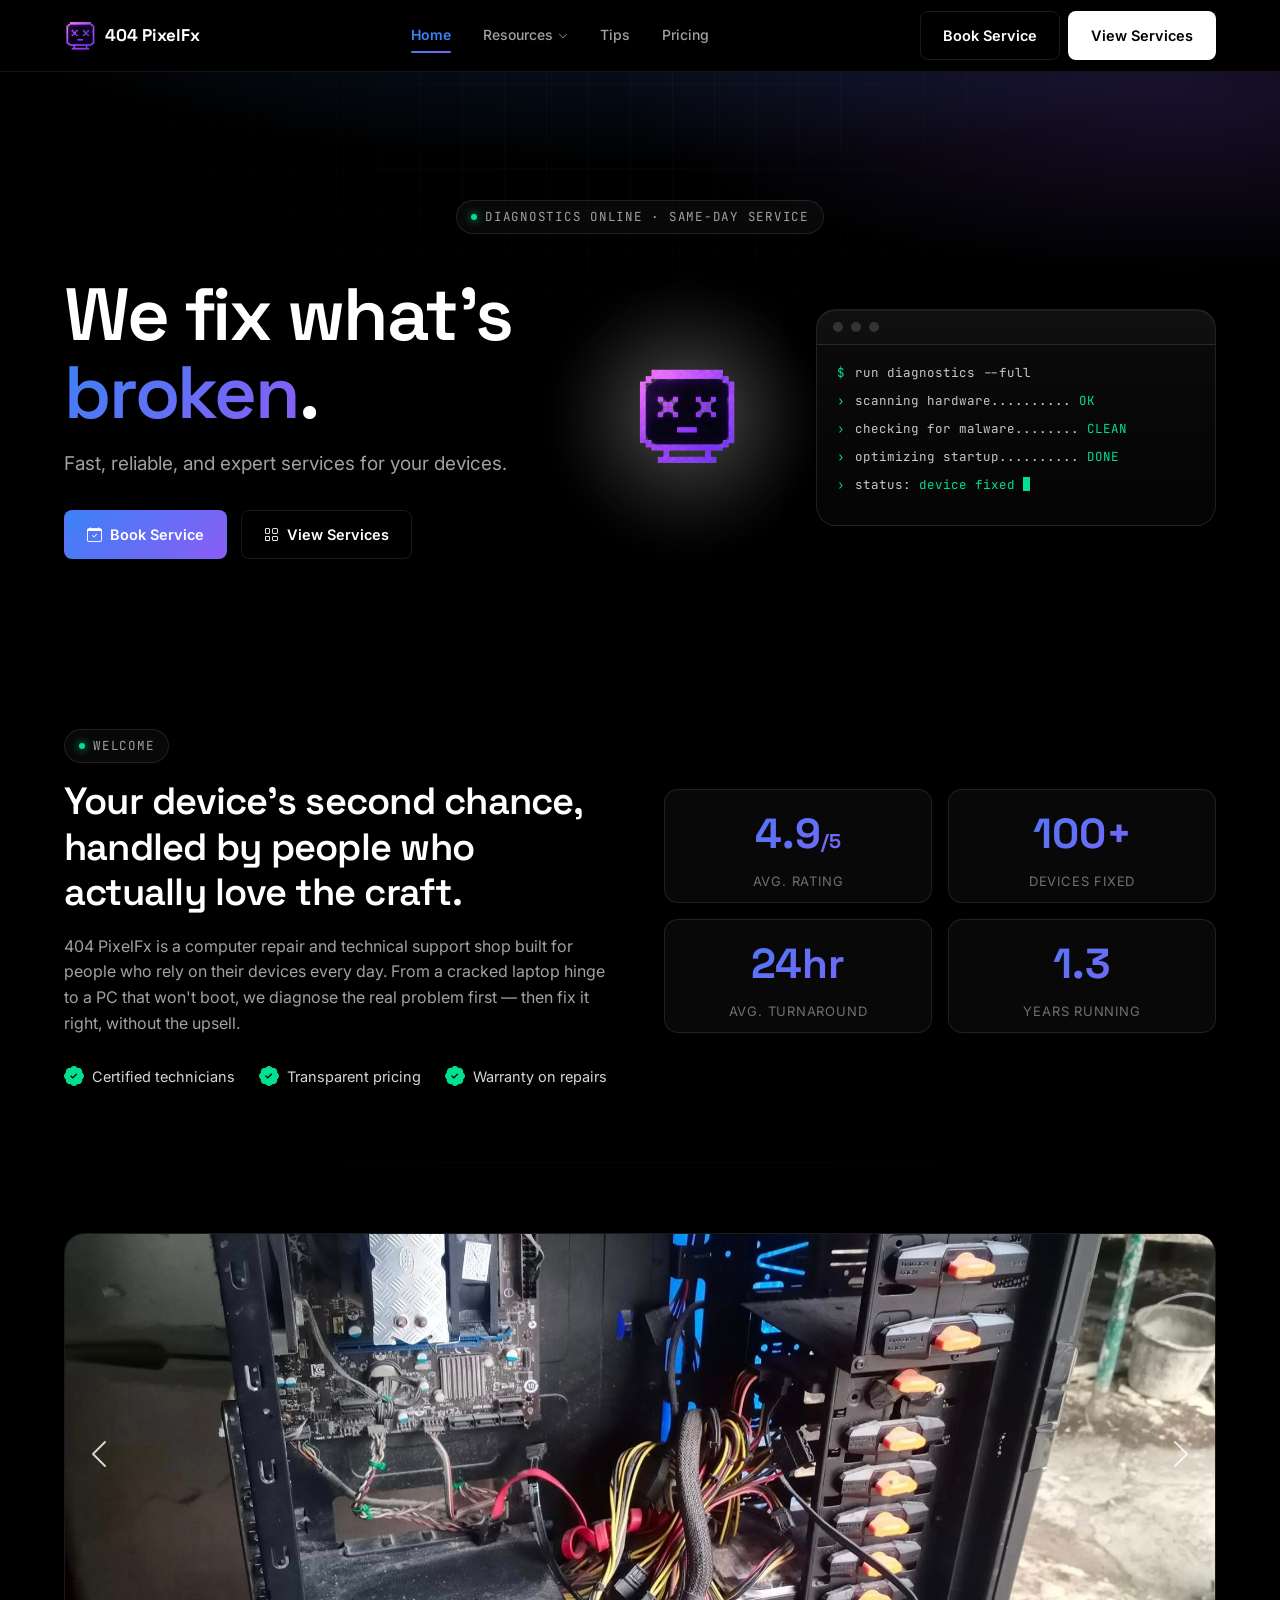
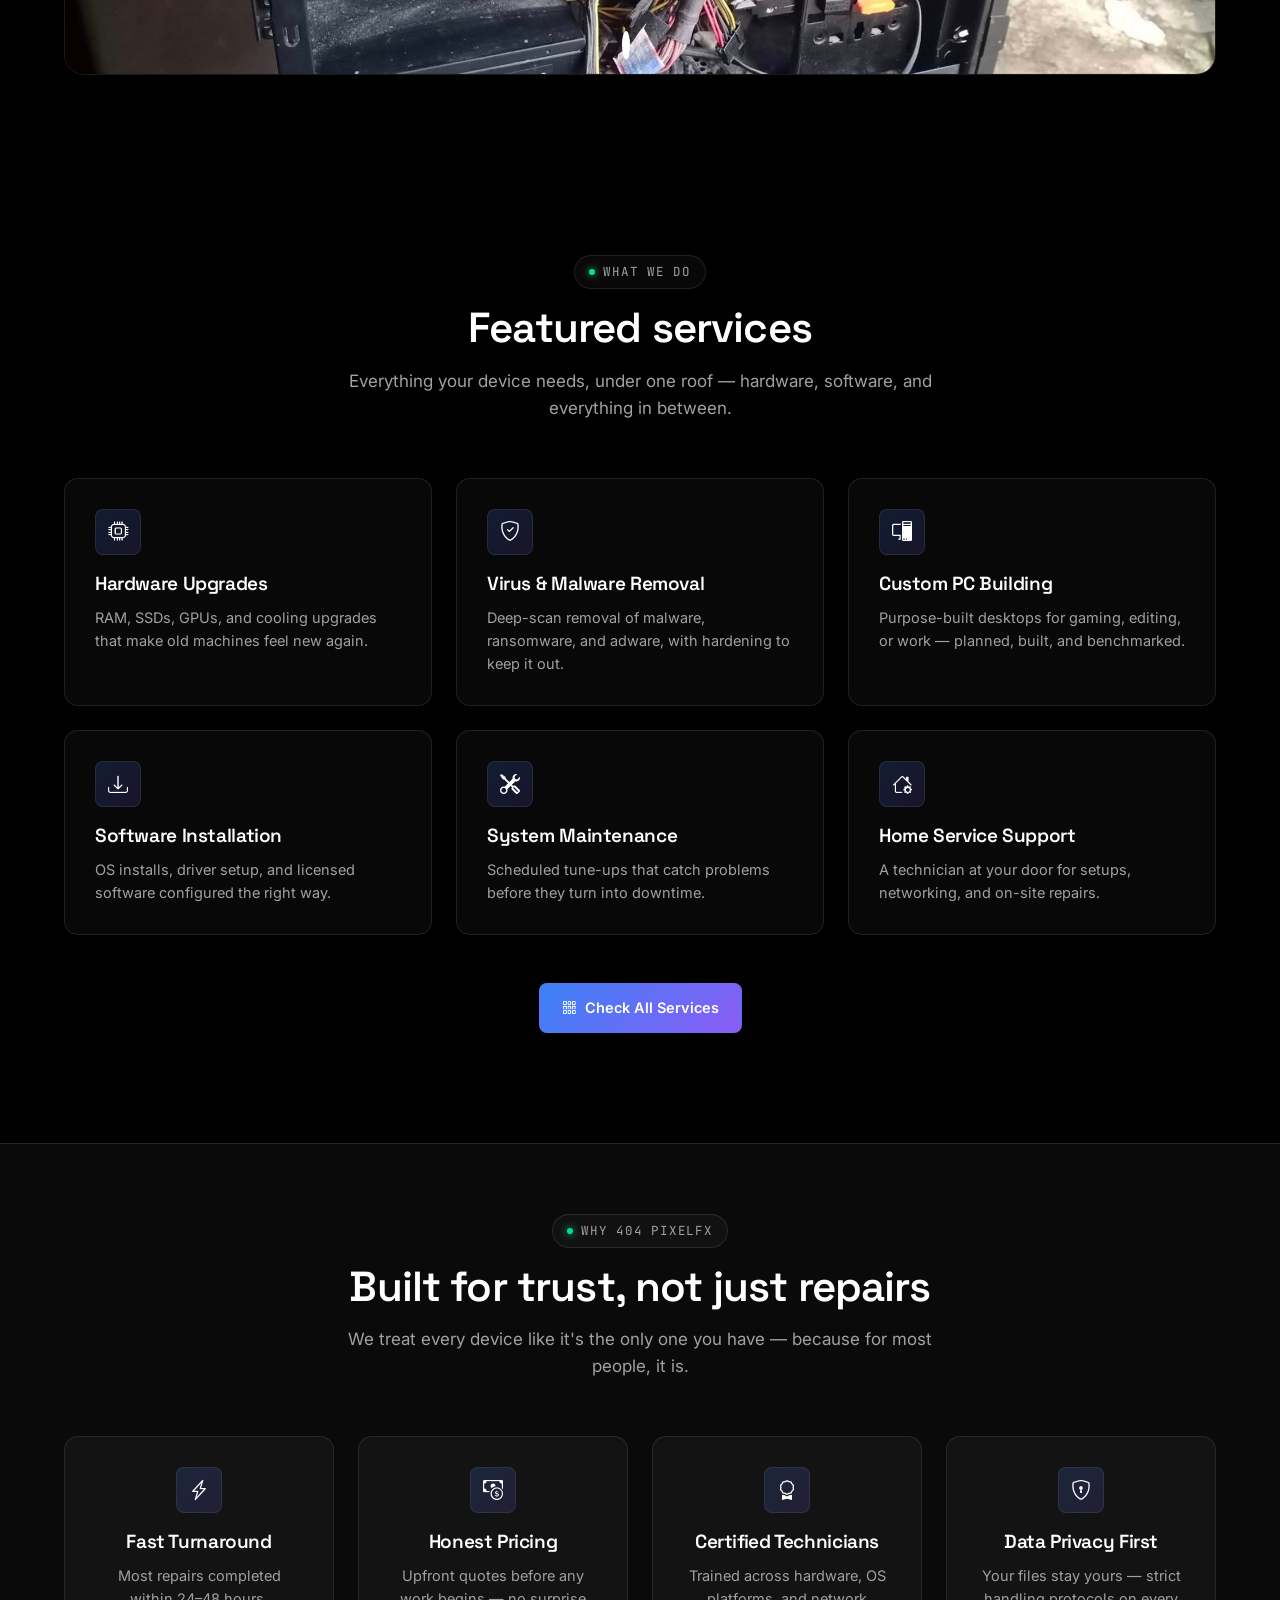
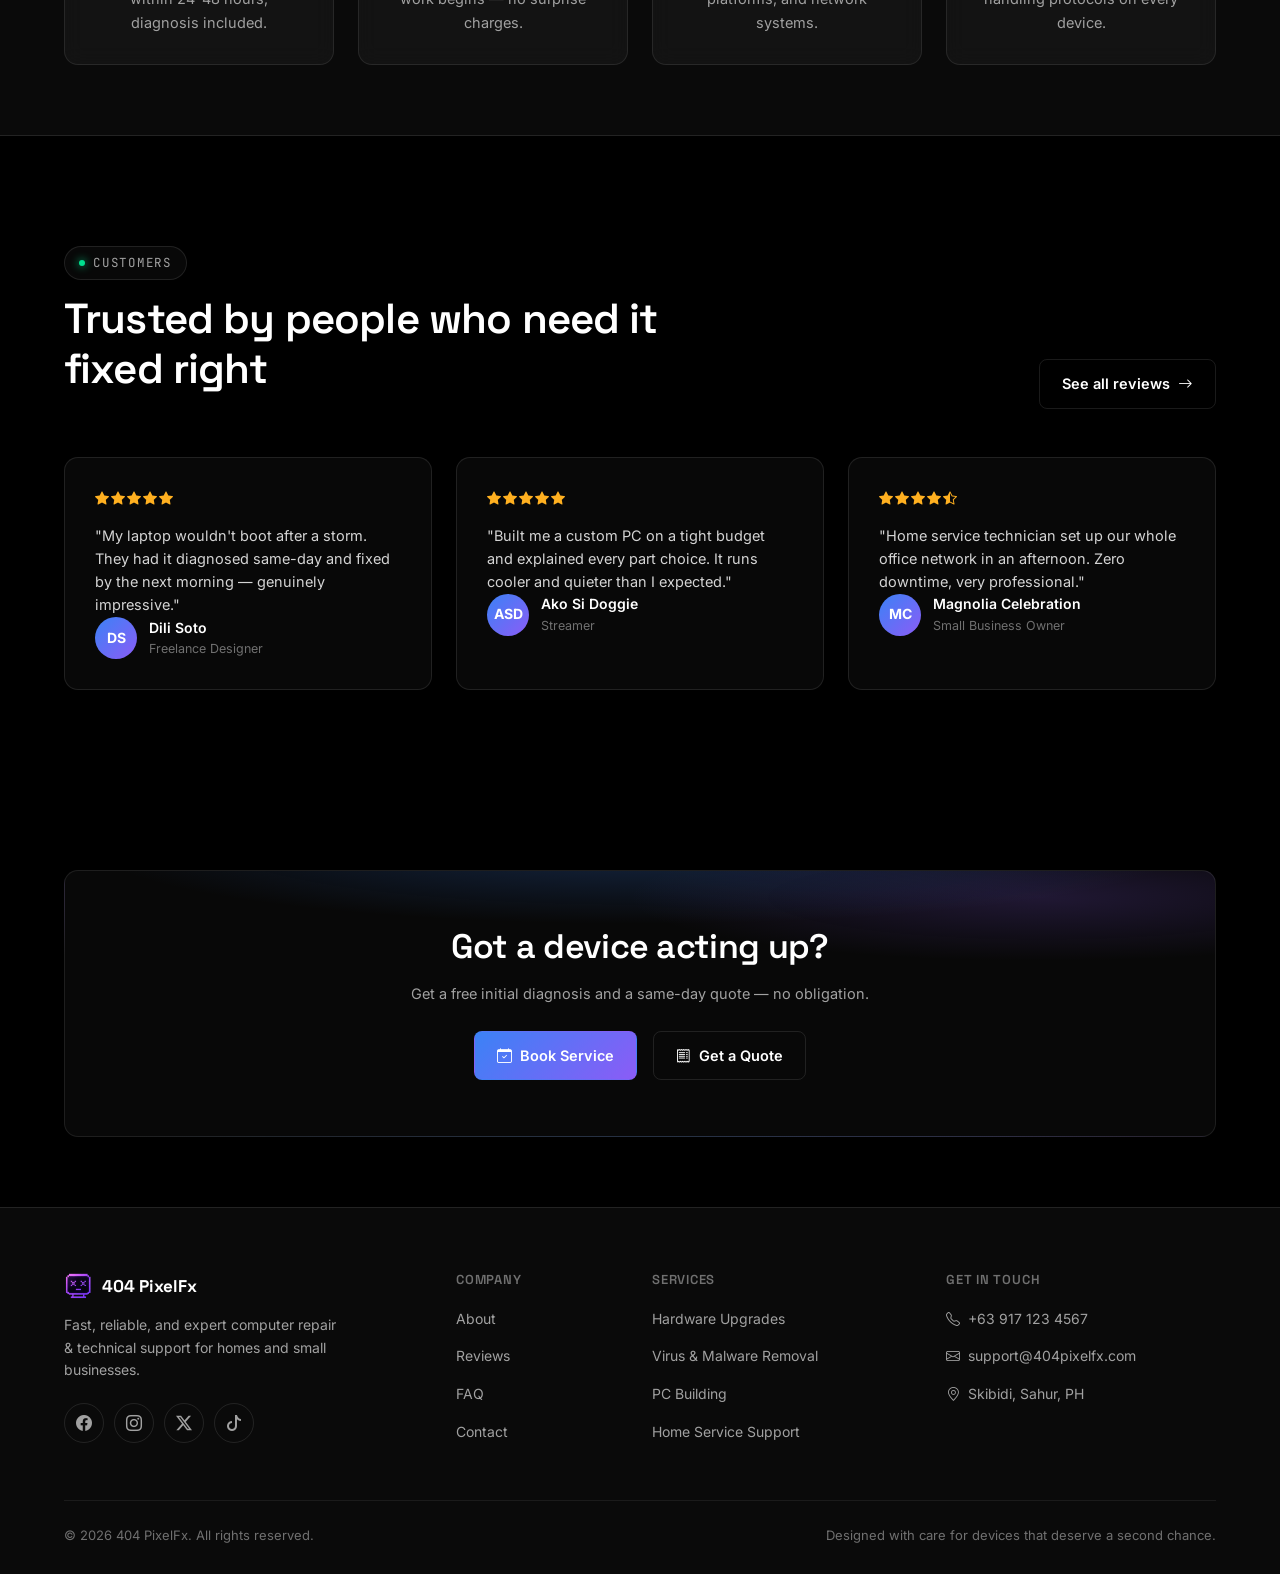
<file: index.html>
<!DOCTYPE html>
<html lang="en">
<head>
<meta charset="UTF-8">
<meta name="viewport" content="width=device-width, initial-scale=1.0">
<title>404 PixelFx</title>
<meta name="description" content="404 PixelFx offers fast, reliable computer repair, hardware upgrades, virus removal, PC building and home tech support.">
<link rel="preconnect" href="https://fonts.googleapis.com">
<link rel="preconnect" href="https://fonts.gstatic.com" crossorigin>
<link href="bootstrap/bootstrap.min.css" rel="stylesheet">
<link rel="stylesheet" href="bootstrap-icons/bootstrap-icons.css">
<link rel="stylesheet" href="css/style.css">
<link rel="icon" href="assets/images/iconedlogo.png" type="image/png">
</head>
<body>

<!-- ============ NAVBAR ============ -->
<header class="navbar-fx">
  <div class="container-xl">
    <a href="index.html" class="brand-fx">
      <img src="assets/images/iconedlogo.png" alt="404 PixelFx logo">
      404 PixelFx
    </a>

    <nav class="nav-links-fx" id="navLinks">
      <a href="index.html" data-nav="index.html">Home</a>
      <div class="nav-dropdown-fx">
        <button type="button" class="nav-dropdown-toggle" aria-haspopup="true" aria-expanded="false">
          Resources <i class="bi bi-chevron-down"></i>
        </button>
        <div class="nav-dropdown-menu">
          <div class="nav-mega-fx">
            <div class="nav-mega-col">
              <a href="pages/about.html" data-nav="about.html"><span class="mega-label">Meet The Team</span><span class="mega-title">About</span></a>
              <a href="pages/services.html" data-nav="services.html"><span class="mega-label">What we repair</span><span class="mega-title">Services</span></a>
              <a href="pages/contact.html" data-nav="contact.html"><span class="mega-label">Get in Touch</span><span class="mega-title">Contact</span></a>
            </div>
            <div class="nav-mega-col">
              <a href="pages/reviews.html" data-nav="reviews.html"><span class="mega-label">Customer stories</span><span class="mega-title">Reviews</span></a>
              <a href="pages/faq.html" data-nav="faq.html"><span class="mega-label">Common questions</span><span class="mega-title">FAQ</span></a>
            </div>
          </div>
        </div>
      </div>
      <a href="pages/tips.html" data-nav="tips.html">Tips</a>
      <a href="pages/pricing.html" data-nav="pricing.html">Pricing</a>
      <div class="mobile-nav-logo"><img src="assets/images/logo.png" alt="404 PixelFx"></div>
    </nav>

    <div class="d-flex align-items-center gap-2">
      <a href="pages/contact.html" class="btn-fx btn-outline-fx d-none d-lg-inline-flex">Book Service</a>
      <a href="pages/services.html" class="btn-fx btn-primary-fx d-none d-lg-inline-flex">View Services</a>
      <button class="navbar-toggler-fx" aria-label="Toggle menu" aria-expanded="false"><i class="bi bi-list"></i></button>
    </div>
  </div>
  <div class="scroll-progress-fx"></div>
</header>

<!-- ============ HERO ============ -->
<section class="hero-fx">
  <div class="hero-mesh"></div>
  <div class="container-xl">
    <span class="eyebrow hero-eyebrow-top reveal in-view"><span class="dot"></span> Diagnostics online · Same-day service</span>

    <div class="hero-inline-row">
      <div class="hero-inline-left reveal in-view reveal-delay-1">
        <h1 class="hero-title">
          We fix what's <span class="text-gradient glitch-word" data-glitch="broken">broken</span>.
        </h1>
        <p class="hero-sub">
          Fast, reliable, and expert services for your devices.
        </p>
        <div class="hero-cta-row">
          <a href="pages/contact.html" class="btn-fx btn-grad-fx">
            <i class="bi bi-calendar-check"></i> Book Service
          </a>
          <a href="pages/services.html" class="btn-fx btn-outline-fx">
            <i class="bi bi-grid"></i> View Services
          </a>
        </div>
      </div>

      <div class="hero-inline-center reveal in-view reveal-delay-2">
        <div class="hero-glow-logo">
          <img src="assets/images/iconedlogo.png" alt="404 PixelFx">
        </div>
      </div>

      <div class="hero-inline-right reveal in-view reveal-delay-3">
        <div class="hero-terminal">
          <div class="hero-terminal-bar">
            <span></span><span></span><span></span>
          </div>
          <div class="hero-terminal-body">
            <div class="line"><span class="prompt">$</span> <span>run diagnostics --full</span></div>
            <div class="line"><span class="prompt">›</span> <span>scanning hardware.......... <span class="ok">OK</span></span></div>
            <div class="line"><span class="prompt">›</span> <span>checking for malware........ <span class="ok">CLEAN</span></span></div>
            <div class="line"><span class="prompt">›</span> <span>optimizing startup.......... <span class="ok">DONE</span></span></div>
            <div class="line"><span class="prompt">›</span> <span>status: <span class="ok">device fixed</span> <span class="cursor"></span></span></div>
          </div>
        </div>
      </div>
    </div>
  </div>
</section>

<!-- ============ WELCOME ============ -->
<section class="section-tight">
  <div class="container-xl">
    <div class="row align-items-center g-5">
      <div class="col-lg-6 reveal">
        <span class="eyebrow"><span class="dot"></span> Welcome</span>
        <h2 style="font-size:clamp(26px,3.4vw,38px); margin:16px 0 18px;">Your device's second chance, handled by people who actually love the craft.</h2>
        <p style="font-size:16px;">404 PixelFx is a computer repair and technical support shop built for people who rely on their devices every day. From a cracked laptop hinge to a PC that won't boot, we diagnose the real problem first — then fix it right, without the upsell.</p>
        <div class="d-flex gap-4 mt-4 flex-wrap">
          <div class="d-flex align-items-center gap-2"><i class="bi bi-patch-check-fill icon-fix"></i><span class="text-feature">Certified technicians</span></div>
          <div class="d-flex align-items-center gap-2"><i class="bi bi-patch-check-fill icon-fix"></i><span class="text-feature">Transparent pricing</span></div>
          <div class="d-flex align-items-center gap-2"><i class="bi bi-patch-check-fill icon-fix"></i><span class="text-feature">Warranty on repairs</span></div>
        </div>
      </div>
      <div class="col-lg-6 reveal reveal-delay-1">
        <div class="row g-3">
          <div class="col-6">
            <div class="stat-fx card-fx"><div class="num text-gradient">4.9<span style="font-size:20px;">/5</span></div><div class="lbl">Avg. rating</div></div>
          </div>
          <div class="col-6">
            <div class="stat-fx card-fx"><div class="num text-gradient">100+</div><div class="lbl">Devices fixed</div></div>
          </div>
          <div class="col-6">
            <div class="stat-fx card-fx"><div class="num text-gradient">24hr</div><div class="lbl">Avg. turnaround</div></div>
          </div>
          <div class="col-6">
            <div class="stat-fx card-fx"><div class="num text-gradient">1.3</div><div class="lbl">Years running</div></div>
          </div>
        </div>
      </div>
    </div>
  </div>
</section>

<hr class="divider-fx">

<!-- ============ CAROUSEL-CHAN ============ -->
<section class="section-tight">
  <div class="container-xl">
    <div id="homeCarousel" class="carousel slide carousel-fx carousel-photos reveal" data-bs-ride="carousel">
      <div class="carousel-indicators">
        <button type="button" data-bs-target="#homeCarousel" data-bs-slide-to="0" class="active" aria-current="true" aria-label="Slide 1"></button>
        <button type="button" data-bs-target="#homeCarousel" data-bs-slide-to="1" aria-label="Slide 2"></button>
        <button type="button" data-bs-target="#homeCarousel" data-bs-slide-to="2" aria-label="Slide 3"></button>
      </div>
      <div class="carousel-inner">
        <div class="carousel-item active">
          <img src="assets/images/car/img3.jpg" alt="404 PixelFx photo 2">
        </div>
        <div class="carousel-item">
          <img src="assets/images/car/img2.jpg" alt="404 PixelFx photo 3">
        </div>
        <div class="carousel-item">
          <img src="assets/images/car/img1.jpg" alt="404 PixelFx photo 4">
        </div>
      </div>
      <button class="carousel-control-prev" type="button" data-bs-target="#homeCarousel" data-bs-slide="prev">
        <span class="carousel-control-prev-icon"></span>
      </button>
      <button class="carousel-control-next" type="button" data-bs-target="#homeCarousel" data-bs-slide="next">
        <span class="carousel-control-next-icon"></span>
      </button>
    </div>
  </div>
</section>

<!-- ============ FEATURED SERVICES ============ -->
<section class="section">
  <div class="container-xl">
    <div class="section-head center reveal">
      <span class="eyebrow"><span class="dot"></span> What we do</span>
      <h2>Featured services</h2>
      <p>Everything your device needs, under one roof — hardware, software, and everything in between.</p>
    </div>

    <div class="row g-4">
      <div class="col-md-6 col-lg-4 reveal">
        <div class="card-fx">
          <div class="icon-badge"><i class="bi bi-cpu"></i></div>
          <h3>Hardware Upgrades</h3>
          <p>RAM, SSDs, GPUs, and cooling upgrades that make old machines feel new again.</p>
        </div>
      </div>
      <div class="col-md-6 col-lg-4 reveal reveal-delay-1">
        <div class="card-fx">
          <div class="icon-badge"><i class="bi bi-shield-check"></i></div>
          <h3>Virus &amp; Malware Removal</h3>
          <p>Deep-scan removal of malware, ransomware, and adware, with hardening to keep it out.</p>
        </div>
      </div>
      <div class="col-md-6 col-lg-4 reveal reveal-delay-2">
        <div class="card-fx">
          <div class="icon-badge"><i class="bi bi-pc-display"></i></div>
          <h3>Custom PC Building</h3>
          <p>Purpose-built desktops for gaming, editing, or work — planned, built, and benchmarked.</p>
        </div>
      </div>
      <div class="col-md-6 col-lg-4 reveal">
        <div class="card-fx">
          <div class="icon-badge"><i class="bi bi-download"></i></div>
          <h3>Software Installation</h3>
          <p>OS installs, driver setup, and licensed software configured the right way.</p>
        </div>
      </div>
      <div class="col-md-6 col-lg-4 reveal reveal-delay-1">
        <div class="card-fx">
          <div class="icon-badge"><i class="bi bi-tools"></i></div>
          <h3>System Maintenance</h3>
          <p>Scheduled tune-ups that catch problems before they turn into downtime.</p>
        </div>
      </div>
      <div class="col-md-6 col-lg-4 reveal reveal-delay-2">
        <div class="card-fx">
          <div class="icon-badge"><i class="bi bi-house-gear"></i></div>
          <h3>Home Service Support</h3>
          <p>A technician at your door for setups, networking, and on-site repairs.</p>
        </div>
      </div>
    </div>

    <div class="text-center mt-5 reveal">
      <a href="pages/services.html" class="btn-fx btn-grad-fx">
        <i class="bi bi-grid-3x3-gap"></i> Check All Services
      </a>
    </div>
  </div>
</section>

<!-- ============ WHY CHOOSE US ============ -->
<section class="section-tight section-elevated">
  <div class="container-xl">
    <div class="section-head center reveal">
      <span class="eyebrow"><span class="dot"></span> Why 404 PixelFx</span>
      <h2>Built for trust, not just repairs</h2>
      <p>We treat every device like it's the only one you have — because for most people, it is.</p>
    </div>
    <div class="row g-4">
      <div class="col-md-6 col-lg-3 reveal">
        <div class="card-fx glass-fx text-center">
          <div class="icon-badge mx-auto"><i class="bi bi-lightning-charge"></i></div>
          <h4>Fast Turnaround</h4>
          <p>Most repairs completed within 24–48 hours, diagnosis included.</p>
        </div>
      </div>
      <div class="col-md-6 col-lg-3 reveal reveal-delay-1">
        <div class="card-fx glass-fx text-center">
          <div class="icon-badge mx-auto"><i class="bi bi-cash-coin"></i></div>
          <h4>Honest Pricing</h4>
          <p>Upfront quotes before any work begins — no surprise charges.</p>
        </div>
      </div>
      <div class="col-md-6 col-lg-3 reveal reveal-delay-2">
        <div class="card-fx glass-fx text-center">
          <div class="icon-badge mx-auto"><i class="bi bi-award"></i></div>
          <h4>Certified Technicians</h4>
          <p>Trained across hardware, OS platforms, and network systems.</p>
        </div>
      </div>
      <div class="col-md-6 col-lg-3 reveal reveal-delay-3">
        <div class="card-fx glass-fx text-center">
          <div class="icon-badge mx-auto"><i class="bi bi-shield-lock"></i></div>
          <h4>Data Privacy First</h4>
          <p>Your files stay yours — strict handling protocols on every device.</p>
        </div>
      </div>
    </div>
  </div>
</section>

<!-- ============ TESTIMONIAL PREVIEW ============ -->
<section class="section">
  <div class="container-xl">
    <div class="d-flex justify-content-between align-items-end flex-wrap gap-3 mb-5 reveal">
      <div class="section-head mb-0">
        <span class="eyebrow"><span class="dot"></span> Customers</span>
        <h2>Trusted by people who need it fixed right</h2>
      </div>
      <a href="pages/reviews.html" class="btn-fx btn-outline-fx">See all reviews <i class="bi bi-arrow-right"></i></a>
    </div>

    <div class="row g-4">
      <div class="col-md-6 col-lg-4 reveal">
        <div class="card-fx">
          <div class="stars"><i class="bi bi-star-fill"></i><i class="bi bi-star-fill"></i><i class="bi bi-star-fill"></i><i class="bi bi-star-fill"></i><i class="bi bi-star-fill"></i></div>
          <p class="quote-fx">"My laptop wouldn't boot after a storm. They had it diagnosed same-day and fixed by the next morning — genuinely impressive."</p>
          <div class="reviewer-fx">
            <div class="avatar-fx">DS</div>
            <div><div class="name">Dili Soto</div><div class="role">Freelance Designer</div></div>
          </div>
        </div>
      </div>
      <div class="col-md-6 col-lg-4 reveal reveal-delay-1">
        <div class="card-fx">
          <div class="stars"><i class="bi bi-star-fill"></i><i class="bi bi-star-fill"></i><i class="bi bi-star-fill"></i><i class="bi bi-star-fill"></i><i class="bi bi-star-fill"></i></div>
          <p class="quote-fx">"Built me a custom PC on a tight budget and explained every part choice. It runs cooler and quieter than I expected."</p>
          <div class="reviewer-fx">
            <div class="avatar-fx">ASD</div>
            <div><div class="name">Ako Si Doggie</div><div class="role">Streamer</div></div>
          </div>
        </div>
      </div>
      <div class="col-md-6 col-lg-4 reveal reveal-delay-2">
        <div class="card-fx">
          <div class="stars"><i class="bi bi-star-fill"></i><i class="bi bi-star-fill"></i><i class="bi bi-star-fill"></i><i class="bi bi-star-fill"></i><i class="bi bi-star-half"></i></div>
          <p class="quote-fx">"Home service technician set up our whole office network in an afternoon. Zero downtime, very professional."</p>
          <div class="reviewer-fx">
            <div class="avatar-fx">MC</div>
            <div><div class="name">Magnolia Celebration</div><div class="role">Small Business Owner</div></div>
          </div>
        </div>
      </div>
    </div>
  </div>
</section>

<!-- ============ CTA BAND ============ -->
<section class="section-tight">
  <div class="container-xl">
    <div class="card-fx glass-fx reveal" style="padding:56px; text-align:center; background:var(--grad-mesh), rgba(255,255,255,0.03);">
      <h2 style="font-size:clamp(24px,3.4vw,34px); margin-bottom:14px;">Got a device acting up?</h2>
      <p style="max-width:480px;margin:0 auto 26px;">Get a free initial diagnosis and a same-day quote — no obligation.</p>
      <div class="d-flex gap-3 justify-content-center flex-wrap">
        <a href="pages/contact.html" class="btn-fx btn-grad-fx"><i class="bi bi-calendar-check"></i> Book Service</a>
        <a href="pages/pricing.html" class="btn-fx btn-outline-fx"><i class="bi bi-receipt"></i> Get a Quote</a>
      </div>
    </div>
  </div>
</section>

<!-- ============ FOOTER ============ -->
<footer class="footer-fx">
  <div class="container-xl">
    <div class="row g-4">
      <div class="col-lg-4">
        <div class="footer-brand"><img src="assets/images/iconedlogo.png" alt="404 PixelFx logo"> 404 PixelFx</div>
        <p class="tag">Fast, reliable, and expert computer repair & technical support for homes and small businesses.</p>
        <div class="social-row-fx">
          <a href="https:\\fb.com" target="_blank" class="social-fx" aria-label="Facebook"><i class="bi bi-facebook"></i></a>
          <a href="https:\\instagram.com" class="social-fx" target="_blank" aria-label="Instagram"><i class="bi bi-instagram"></i></a>
          <a href="https:\\x.com" class="social-fx" target="_blank" aria-label="X / Twitter"><i class="bi bi-twitter-x"></i></a>
          <a href="https:\\tiktok.com" class="social-fx" target="_blank" aria-label="TikTok"><i class="bi bi-tiktok"></i></a>
        </div>
      </div>
      <div class="col-6 col-lg-2 footer-col">
        <h5>Company</h5>
        <ul>
          <li><a href="pages/about.html">About</a></li>
          <li><a href="pages/reviews.html">Reviews</a></li>
          <li><a href="pages/faq.html">FAQ</a></li>
          <li><a href="pages/contact.html">Contact</a></li>
        </ul>
      </div>
      <div class="col-6 col-lg-3 footer-col">
        <h5>Services</h5>
        <ul>
          <li><a href="pages/services.html">Hardware Upgrades</a></li>
          <li><a href="pages/services.html">Virus & Malware Removal</a></li>
          <li><a href="pages/services.html">PC Building</a></li>
          <li><a href="pages/services.html">Home Service Support</a></li>
        </ul>
      </div>
      <div class="col-lg-3 footer-col">
        <h5>Get in touch</h5>
        <ul>
          <li><a href="tel:+639171234567"><i class="bi bi-telephone me-2"></i>+63 917 123 4567</a></li>
          <li><a href="mailto:support@testmaoil.com"><i class="bi bi-envelope me-2"></i>support@404pixelfx.com</a></li>
          <li><a href="pages/contact.html"><i class="bi bi-geo-alt me-2"></i>Skibidi, Sahur, PH</a></li>
        </ul>
      </div>
    </div>
    <div class="footer-bottom">
      <span>© <span data-year></span> 404 PixelFx. All rights reserved.</span>
      <span>Designed with care for devices that deserve a second chance.</span>
    </div>
  </div>
</footer>

<button class="back-to-top-fx" aria-label="Back to top"><i class="bi bi-arrow-up"></i></button>

<script src="bootstrap/bootstrap.bundle.min.js"></script>
<script src="js/script.js"></script>
</body>
</html>
</file>
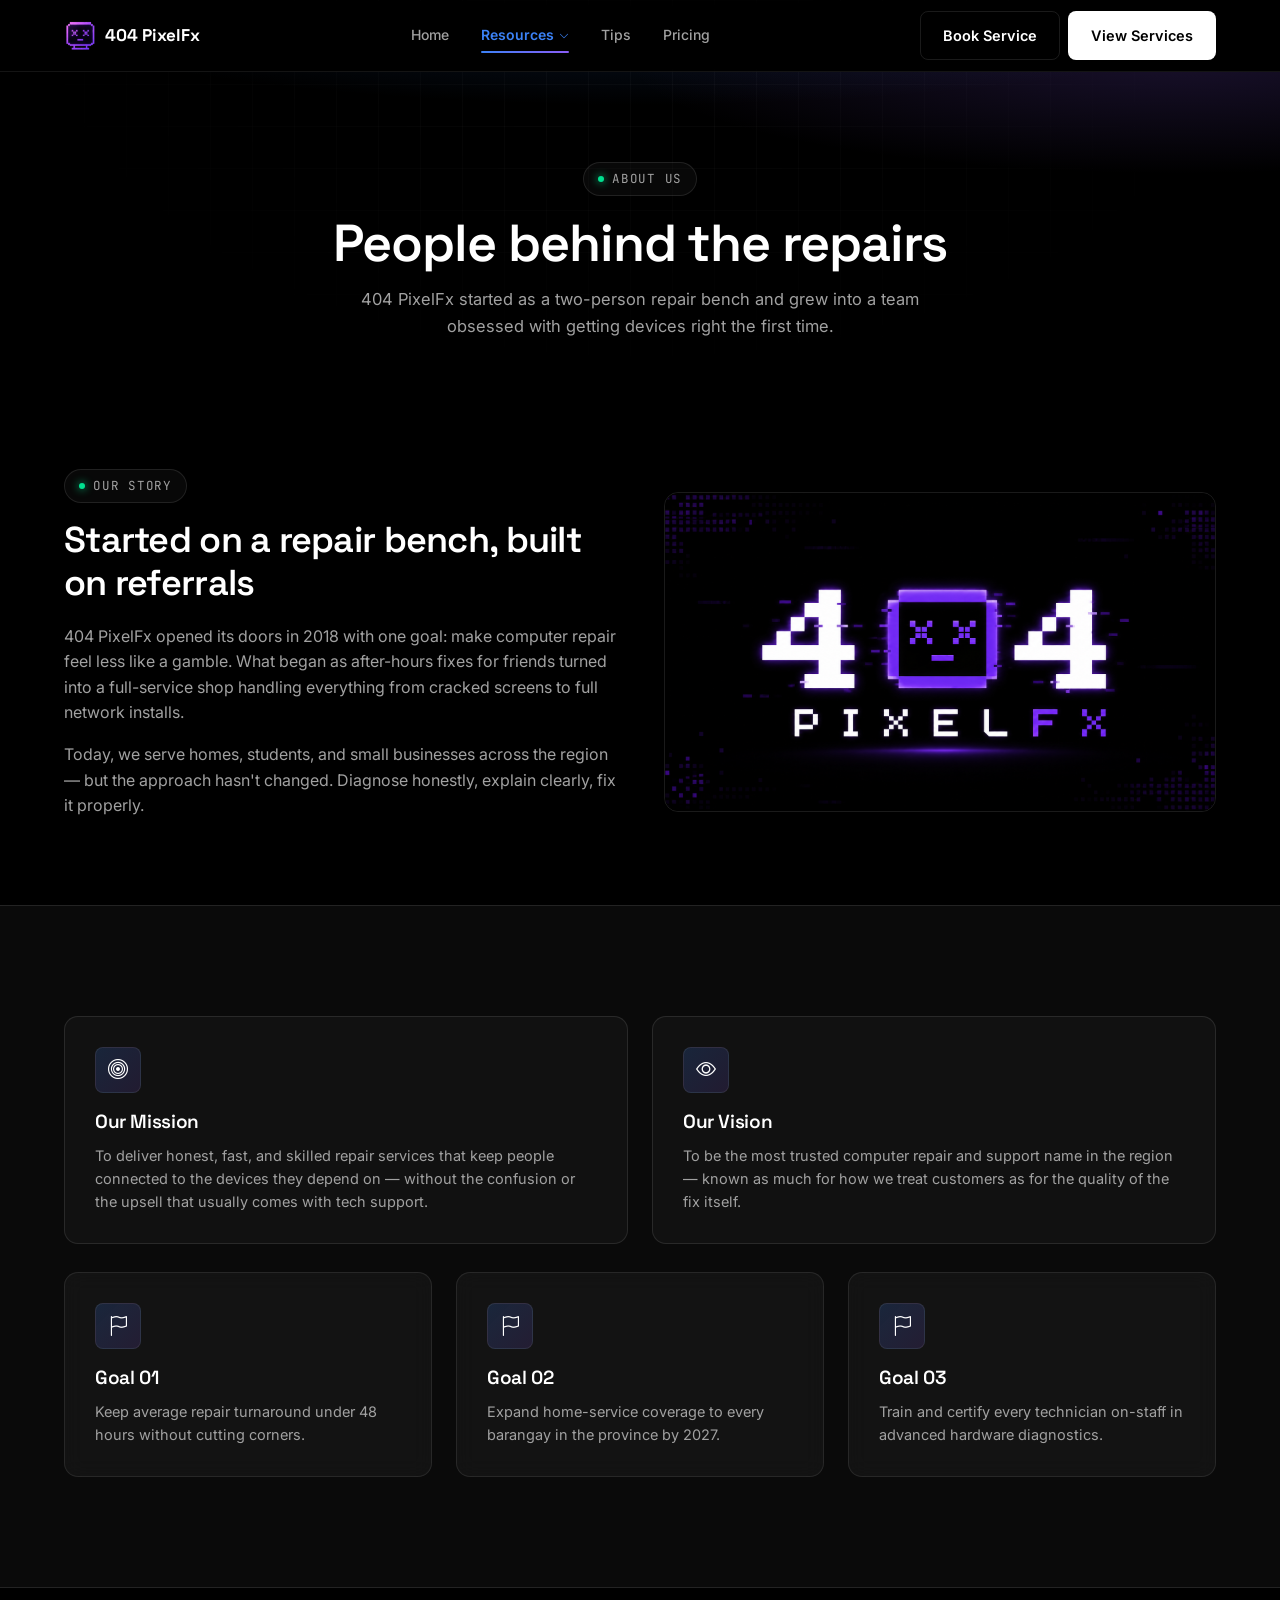
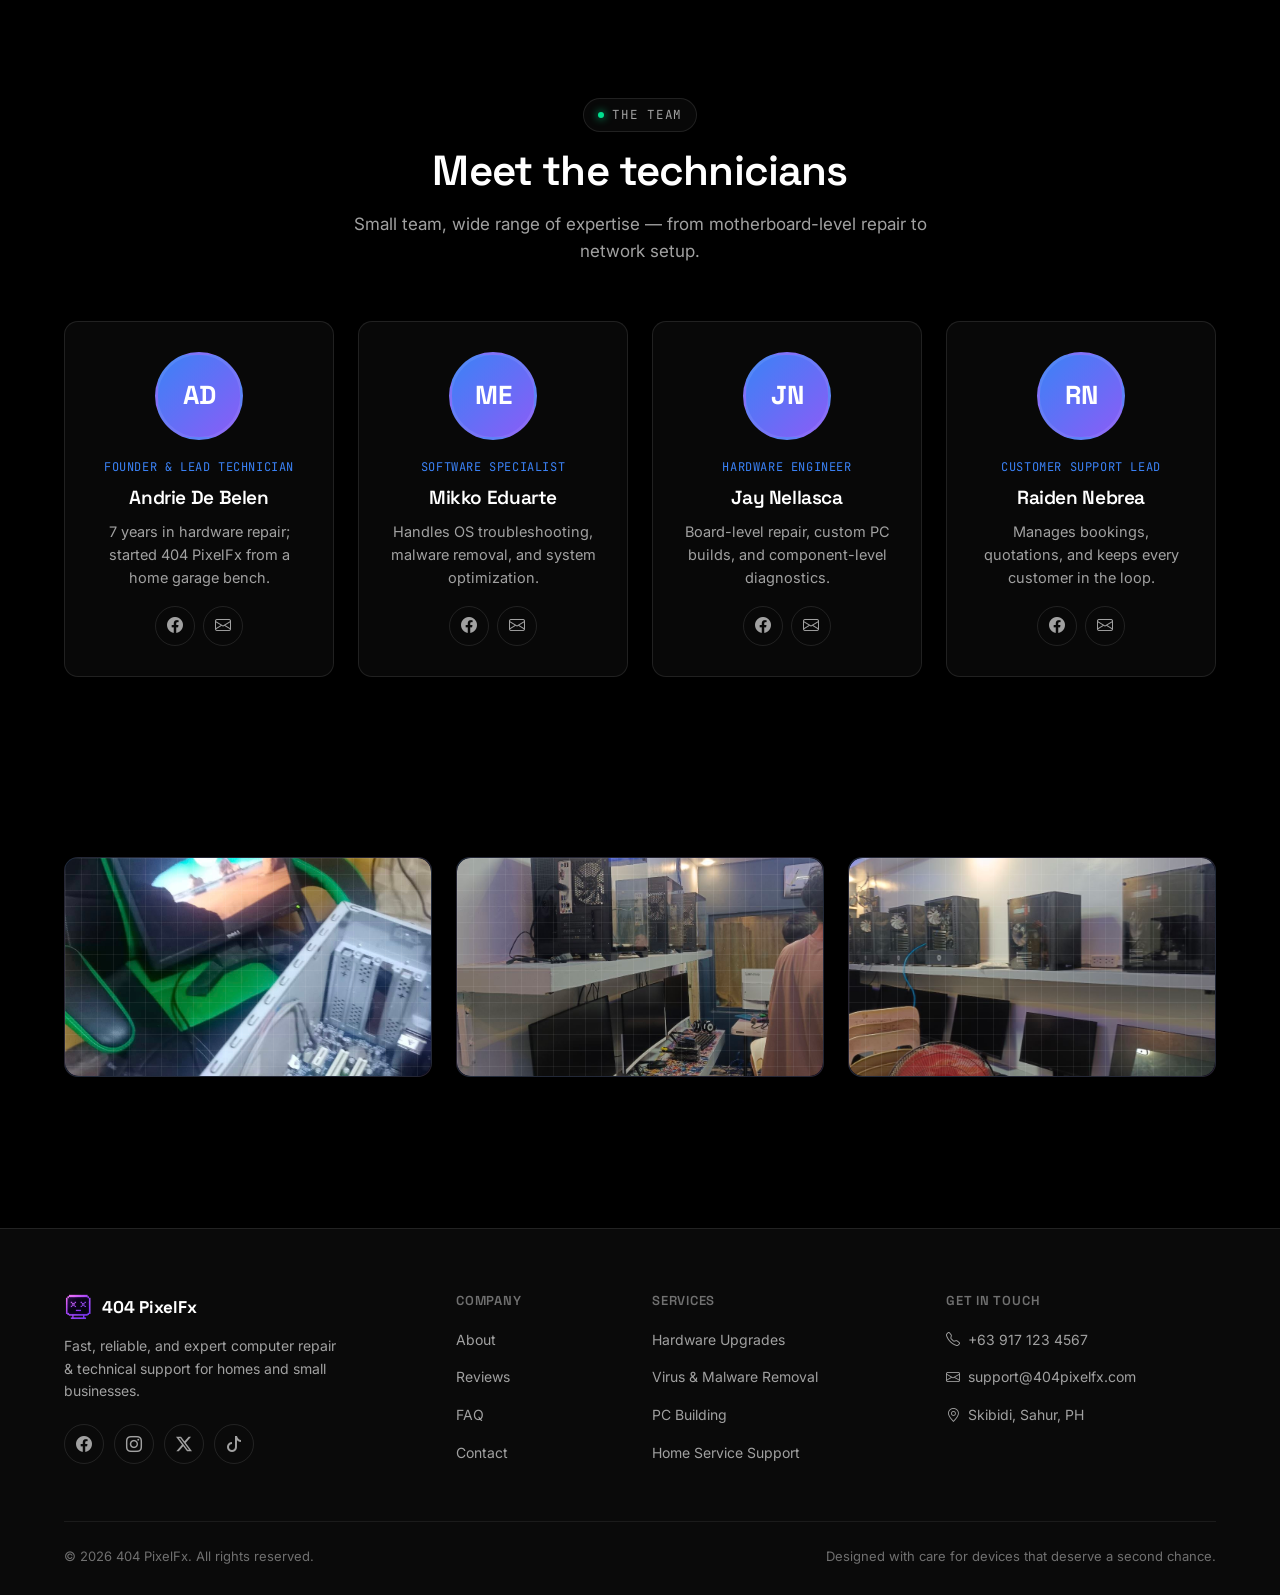
<file: pages/about.html>
<!DOCTYPE html>
<html lang="en">
<head>
<meta charset="UTF-8">
<meta name="viewport" content="width=device-width, initial-scale=1.0">
<title>About Us — 404 PixelFx</title>
<meta name="description" content="Learn about 404 PixelFx — our mission, vision, and the team behind the repairs.">
<link rel="preconnect" href="https://fonts.googleapis.com">
<link rel="preconnect" href="https://fonts.gstatic.com" crossorigin>
<link href="../bootstrap/bootstrap.min.css" rel="stylesheet">
<link rel="stylesheet" href="../bootstrap-icons/bootstrap-icons.css">
<link rel="stylesheet" href="../css/style.css">
<link rel="icon" href="../assets/images/iconedlogo.png" type="image/png">
</head>
<body>

<header class="navbar-fx">
  <div class="container-xl">
    <a href="../index.html" class="brand-fx"><img src="../assets/images/iconedlogo.png" alt="404 PixelFx logo"> 404 PixelFx</a>
    <nav class="nav-links-fx" id="navLinks">
      <a href="../index.html" data-nav="index.html">Home</a>
      <div class="nav-dropdown-fx">
        <button type="button" class="nav-dropdown-toggle" aria-haspopup="true" aria-expanded="false">
          Resources <i class="bi bi-chevron-down"></i>
        </button>
        <div class="nav-dropdown-menu">
          <div class="nav-mega-fx">
            <div class="nav-mega-col">
              <a href="about.html" data-nav="about.html"><span class="mega-label">About</span><span class="mega-title">Meet the team</span></a>
              <a href="services.html" data-nav="services.html"><span class="mega-label">What we repair</span><span class="mega-title">Services</span></a>
              <a href="contact.html" data-nav="contact.html"><span class="mega-label">Get in touch</span><span class="mega-title">Contact</span></a>
            </div>
            <div class="nav-mega-col">
              <a href="reviews.html" data-nav="reviews.html"><span class="mega-label">Customer stories</span><span class="mega-title">Reviews</span></a>
              <a href="faq.html" data-nav="faq.html"><span class="mega-label">Common questions</span><span class="mega-title">FAQ</span></a>
            </div>
          </div>
        </div>
      </div>
      <a href="tips.html" data-nav="tips.html">Tips</a>
      <a href="pricing.html" data-nav="pricing.html">Pricing</a>
      <div class="mobile-nav-logo"><img src="../assets/images/logo.png" alt="404 PixelFx"></div>
    </nav>
    <div class="d-flex align-items-center gap-2">
      <a href="contact.html" class="btn-fx btn-outline-fx d-none d-lg-inline-flex">Book Service</a>
      <a href="services.html" class="btn-fx btn-primary-fx d-none d-lg-inline-flex">View Services</a>
      <button class="navbar-toggler-fx" aria-label="Toggle menu" aria-expanded="false"><i class="bi bi-list"></i></button>
    </div>
  </div>
  <div class="scroll-progress-fx"></div>
</header>

<section class="page-hero">
  <div class="hero-mesh"></div>
  <div class="container-xl">
    <span class="eyebrow reveal in-view"><span class="dot"></span> About us</span>
    <h1 class="reveal in-view reveal-delay-1">People behind the repairs</h1>
    <p class="reveal in-view reveal-delay-2">404 PixelFx started as a two-person repair bench and grew into a team obsessed with getting devices right the first time.</p>
  </div>
</section>

<!-- INTRO -->
<section class="section-tight">
  <div class="container-xl">
    <div class="row align-items-center g-5">
      <div class="col-lg-6 reveal">
        <span class="eyebrow"><span class="dot"></span> Our story</span>
        <h2 style="font-size:clamp(26px,3.4vw,36px); margin:16px 0 18px;">Started on a repair bench, built on referrals</h2>
        <p>404 PixelFx opened its doors in 2018 with one goal: make computer repair feel less like a gamble. What began as after-hours fixes for friends turned into a full-service shop handling everything from cracked screens to full network installs.</p>
        <p>Today, we serve homes, students, and small businesses across the region — but the approach hasn't changed. Diagnose honestly, explain clearly, fix it properly.</p>
      </div>
      <div class="col-lg-6 reveal reveal-delay-1">
        <!-- Replace src below with a real photo (e.g. the shop, the team, or a repair in progress) -->
        <div class="about-photo">
          <img src="../assets/images/abtph.png" alt="404 PixelFx team at work">
        </div>
      </div>
    </div>
  </div>
</section>

<!-- MISSION / VISION -->
<section class="section section-elevated">
  <div class="container-xl">
    <div class="row g-4">
      <div class="col-md-6 reveal">
        <div class="card-fx h-100">
          <div class="icon-badge"><i class="bi bi-bullseye"></i></div>
          <h3>Our Mission</h3>
          <p>To deliver honest, fast, and skilled repair services that keep people connected to the devices they depend on — without the confusion or the upsell that usually comes with tech support.</p>
        </div>
      </div>
      <div class="col-md-6 reveal reveal-delay-1">
        <div class="card-fx h-100">
          <div class="icon-badge"><i class="bi bi-eye"></i></div>
          <h3>Our Vision</h3>
          <p>To be the most trusted computer repair and support name in the region — known as much for how we treat customers as for the quality of the fix itself.</p>
        </div>
      </div>
    </div>

    <div class="row g-4 mt-1">
      <div class="col-lg-4 reveal">
        <div class="card-fx glass-fx">
          <div class="icon-badge"><i class="bi bi-flag"></i></div>
          <h4>Goal 01</h4>
          <p>Keep average repair turnaround under 48 hours without cutting corners.</p>
        </div>
      </div>
      <div class="col-lg-4 reveal reveal-delay-1">
        <div class="card-fx glass-fx">
          <div class="icon-badge"><i class="bi bi-flag"></i></div>
          <h4>Goal 02</h4>
          <p>Expand home-service coverage to every barangay in the province by 2027.</p>
        </div>
      </div>
      <div class="col-lg-4 reveal reveal-delay-2">
        <div class="card-fx glass-fx">
          <div class="icon-badge"><i class="bi bi-flag"></i></div>
          <h4>Goal 03</h4>
          <p>Train and certify every technician on-staff in advanced hardware diagnostics.</p>
        </div>
      </div>
    </div>
  </div>
</section>

<!-- TEAM -->
<section class="section">
  <div class="container-xl">
    <div class="section-head center reveal">
      <span class="eyebrow"><span class="dot"></span> The team</span>
      <h2>Meet the technicians</h2>
      <p>Small team, wide range of expertise — from motherboard-level repair to network setup.</p>
    </div>
    <div class="row g-4">
      <div class="col-md-6 col-lg-3 reveal">
        <div class="card-fx team-card">
          <div class="team-avatar">AD</div>
          <div class="team-role">Founder &amp; Lead Technician</div>
          <h4>Andrie De Belen</h4>
          <p>7 years in hardware repair; started 404 PixelFx from a home garage bench.</p>
          <div class="team-social">
            <a href="https://www.facebook.com/andrie.debelen.2024" target="_blank" class="social-fx" aria-label="facebook"><i class="bi bi-facebook"></i></a>
            <a href="https://mail.google.com/mail/?view=cm&fs=1&to=andriedebelen@gmail.com" target="_blank" class="social-fx" aria-label="Email"><i class="bi bi-envelope"></i></a>
          </div>
        </div>
      </div>
      <div class="col-md-6 col-lg-3 reveal reveal-delay-1">
        <div class="card-fx team-card">
          <div class="team-avatar">ME</div>
          <div class="team-role">Software Specialist</div>
          <h4>Mikko Eduarte</h4>
          <p>Handles OS troubleshooting, malware removal, and system optimization.</p>
          <div class="team-social">
            <a href="https://www.facebook.com/mikko.eduarte.96" target="_blank" class="social-fx" aria-label="facebook"><i class="bi bi-facebook"></i></a>
            <a href="https://mail.google.com/mail/?view=cm&fs=1&to=mikkochan@email.com" target="_blank" class="social-fx" aria-label="Email"><i class="bi bi-envelope"></i></a>
          </div>
        </div>
      </div>
      <div class="col-md-6 col-lg-3 reveal reveal-delay-2">
        <div class="card-fx team-card">
          <div class="team-avatar">JN</div>
          <div class="team-role">Hardware Engineer</div>
          <h4>Jay Nellasca</h4>
          <p>Board-level repair, custom PC builds, and component-level diagnostics.</p>
          <div class="team-social">
            <a href="https://www.facebook.com/renkishi1" target="_blank" class="social-fx" aria-label="facebook"><i class="bi bi-facebook"></i></a>
            <a href="https://mail.google.com/mail/?view=cm&fs=1&to=nellascarobert@gmail.com" target="_blank" class="social-fx" aria-label="Email"><i class="bi bi-envelope"></i></a>
          </div>
        </div>
      </div>
      <div class="col-md-6 col-lg-3 reveal reveal-delay-3">
        <div class="card-fx team-card">
          <div class="team-avatar">RN</div>
          <div class="team-role">Customer Support Lead</div>
          <h4>Raiden Nebrea</h4>
          <p>Manages bookings, quotations, and keeps every customer in the loop.</p>
          <div class="team-social">
            <a href="https://www.facebook.com/ProfessorXRedd" target="_blank" class="social-fx" aria-label="facebook"><i class="bi bi-facebook"></i></a>
            <a href="https://mail.google.com/mail/?view=cm&fs=1&to=darenraiden2018@email.com" target="_blank" class="social-fx" aria-label="Email"><i class="bi bi-envelope"></i></a>
          </div>
        </div>
      </div>
    </div>
  </div>
</section> 

<!-- BUSINESS IMAGE / SHOP SECTION -->
<section class="section-tight">
  <div class="container-xl">
    <div class="row g-4">
      <!-- Replace each src below with a real shop/bench photo -->
      <div class="col-md-4 reveal">
        <div class="tip-illustration tip-illustration-lg">
          <img src="../assets/images/img/7.jpg" alt="404 PixelFx shop front">
        </div>
      </div>
      <div class="col-md-4 reveal reveal-delay-1">
        <div class="tip-illustration tip-illustration-lg">
          <img src="../assets/images/img/8.jpg" alt="Repair bench and tools">
        </div>
      </div>
      <div class="col-md-4 reveal reveal-delay-2">
        <div class="tip-illustration tip-illustration-lg">
          <img src="../assets/images/img/9.jpg" alt="Diagnostics in progress">
        </div>
      </div>
    </div>
    <p class="text-center mt-4 reveal" style="font-size:13.5px;color:var(--fg-subtle);">Our repair bench in Candelaria, Quezon — fully equipped for hardware and diagnostic work.</p>
  </div>
</section>  

<!-- ============ FOOTER ============ -->
<footer class="footer-fx">
  <div class="container-xl">
    <div class="row g-4">
      <div class="col-lg-4">
        <div class="footer-brand"><img src="../assets/images/iconedlogo.png" alt="404 PixelFx logo"> 404 PixelFx</div>
        <p class="tag">Fast, reliable, and expert computer repair & technical support for homes and small businesses.</p>
        <div class="social-row-fx">
          <a href="https:\\fb.com" target="_blank" class="social-fx" aria-label="Facebook"><i class="bi bi-facebook"></i></a>
          <a href="https:\\instagram.com" class="social-fx" target="_blank" aria-label="Instagram"><i class="bi bi-instagram"></i></a>
          <a href="https:\\x.com" class="social-fx" target="_blank" aria-label="X / Twitter"><i class="bi bi-twitter-x"></i></a>
          <a href="https:\\tiktok.com" class="social-fx" target="_blank" aria-label="TikTok"><i class="bi bi-tiktok"></i></a>
        </div>
      </div>
      <div class="col-6 col-lg-2 footer-col">
        <h5>Company</h5>
        <ul>
          <li><a href="../pages/about.html">About</a></li>
          <li><a href="../pages/reviews.html">Reviews</a></li>
          <li><a href="../pages/faq.html">FAQ</a></li>
          <li><a href="../pages/contact.html">Contact</a></li>
        </ul>
      </div>
      <div class="col-6 col-lg-3 footer-col">
        <h5>Services</h5>
        <ul>
          <li><a href="../pages/services.html">Hardware Upgrades</a></li>
          <li><a href="../pages/services.html">Virus & Malware Removal</a></li>
          <li><a href="../pages/services.html">PC Building</a></li>
          <li><a href="../pages/services.html">Home Service Support</a></li>
        </ul>
      </div>
      <div class="col-lg-3 footer-col">
        <h5>Get in touch</h5>
        <ul>
          <li><a href="tel:+639171234567"><i class="bi bi-telephone me-2"></i>+63 917 123 4567</a></li>
          <li><a href="mailto:support@testmaoil.com"><i class="bi bi-envelope me-2"></i>support@404pixelfx.com</a></li>
          <li><a href="../pages/contact.html"><i class="bi bi-geo-alt me-2"></i>Skibidi, Sahur, PH</a></li>
        </ul>
      </div>
    </div>
    <div class="footer-bottom">
      <span>© <span data-year></span> 404 PixelFx. All rights reserved.</span>
      <span>Designed with care for devices that deserve a second chance.</span>
    </div>
  </div>
</footer>

<button class="back-to-top-fx" aria-label="Back to top"><i class="bi bi-arrow-up"></i></button>

<script src="../bootstrap/bootstrap.bundle.min.js"></script>
<script src="../js/script.js"></script>
</body>
</html>
</file>
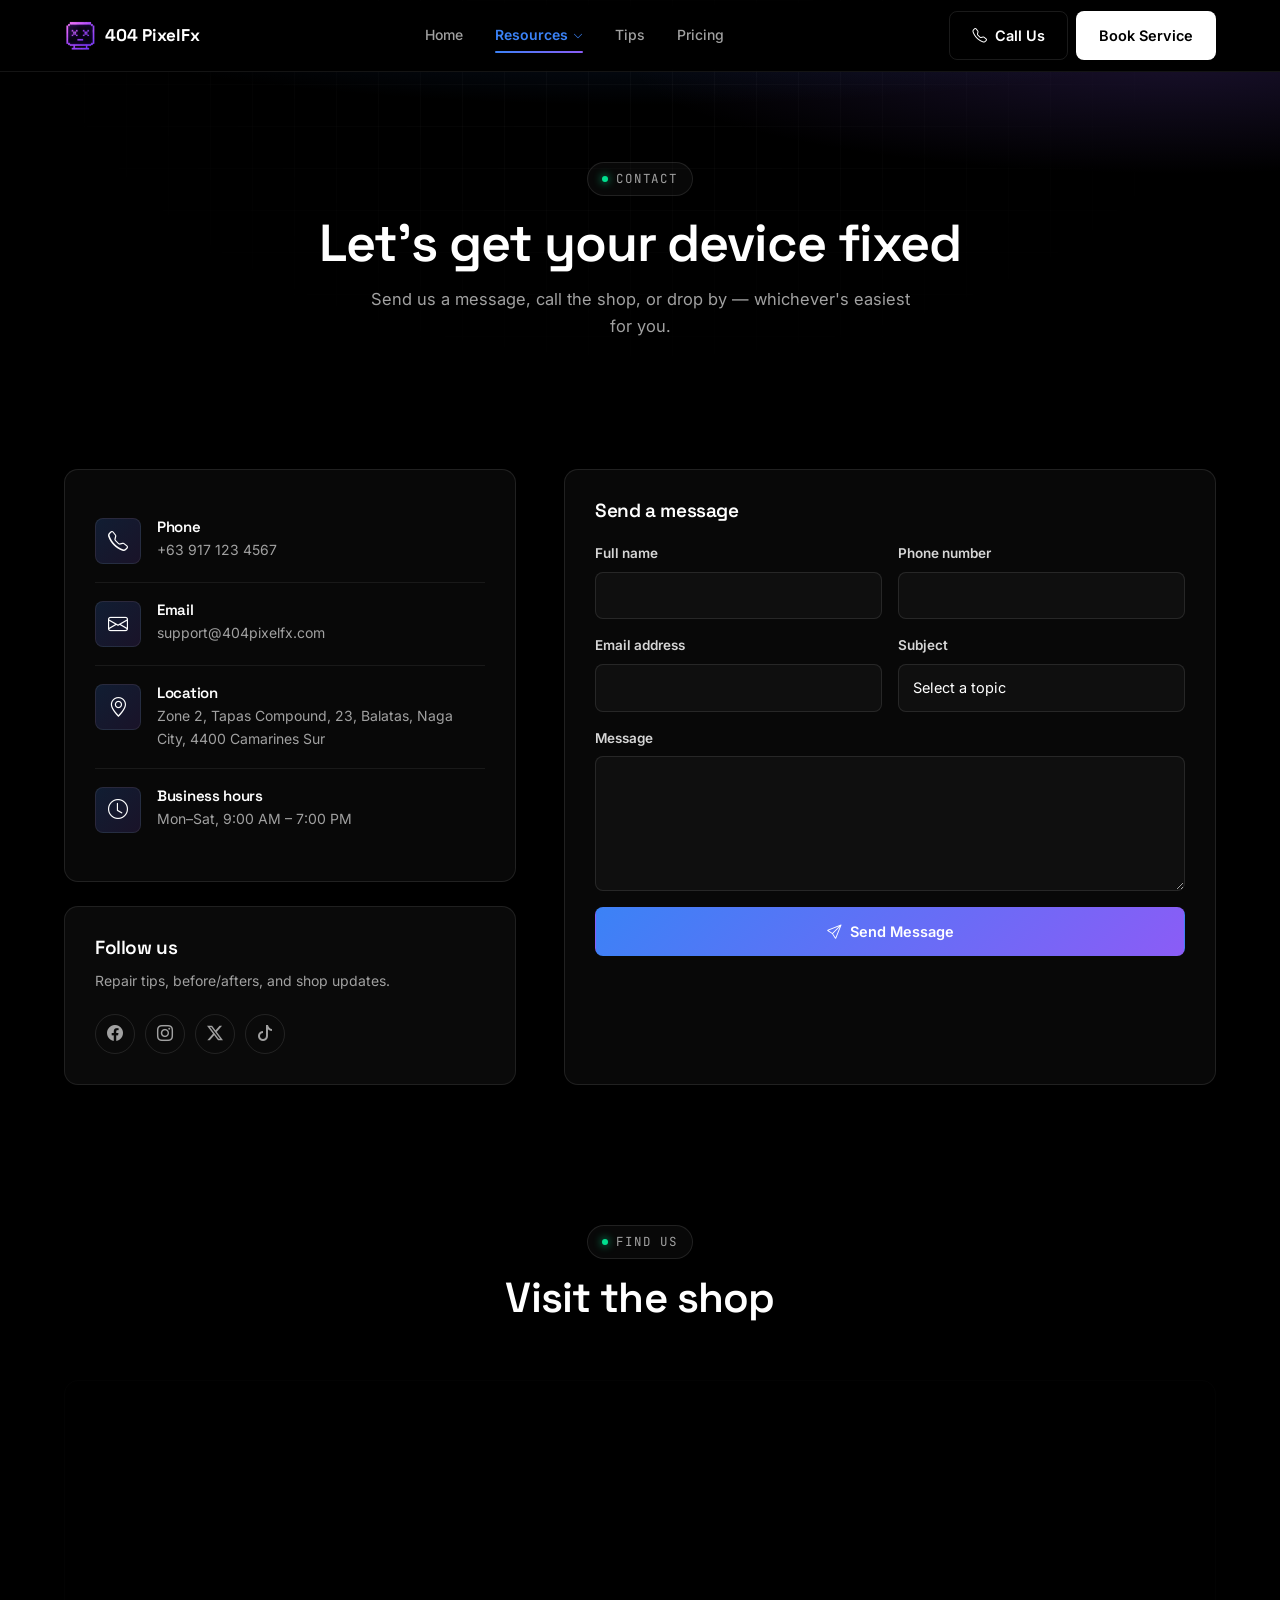
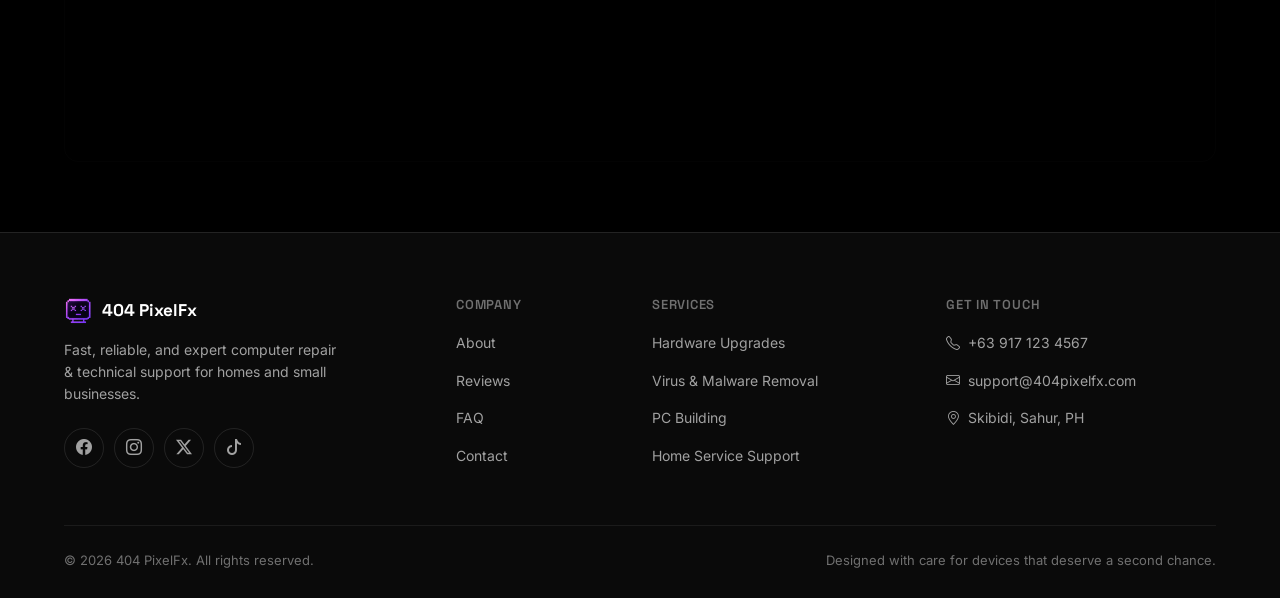
<file: pages/contact.html>
<!DOCTYPE html>
<html lang="en">
<head>
<meta charset="UTF-8">
<meta name="viewport" content="width=device-width, initial-scale=1.0">
<title>Contact — 404 PixelFx</title>
<meta name="description" content="Contact 404 PixelFx to book a repair, request a quote, or ask a question.">
<link rel="preconnect" href="https://fonts.googleapis.com">
<link rel="preconnect" href="https://fonts.gstatic.com" crossorigin>
<link href="../bootstrap/bootstrap.min.css" rel="stylesheet">
<link rel="stylesheet" href="../bootstrap-icons/bootstrap-icons.css">
<link rel="stylesheet" href="../css/style.css">
<link rel="icon" href="../assets/images/iconedlogo.png" type="image/png">
</head>
<body>

<header class="navbar-fx">
  <div class="container-xl">
    <a href="../index.html" class="brand-fx"><img src="../assets/images/iconedlogo.png" alt="404 PixelFx logo"> 404 PixelFx</a>
    <nav class="nav-links-fx" id="navLinks">
      <a href="../index.html" data-nav="index.html">Home</a>
      <div class="nav-dropdown-fx">
        <button type="button" class="nav-dropdown-toggle" aria-haspopup="true" aria-expanded="false">
          Resources <i class="bi bi-chevron-down"></i>
        </button>
        <div class="nav-dropdown-menu">
          <div class="nav-mega-fx">
            <div class="nav-mega-col">
              <a href="about.html" data-nav="about.html"><span class="mega-label">Meet the team</span><span class="mega-title">About</span></a>
              <a href="services.html" data-nav="services.html"><span class="mega-label">What we repair</span><span class="mega-title">Services</span></a>
              <a href="contact.html" data-nav="contact.html"><span class="mega-label">Contact</span><span class="mega-title">Get in touch</span></a>
            </div>
            <div class="nav-mega-col">
              <a href="reviews.html" data-nav="reviews.html"><span class="mega-label">Customer stories</span><span class="mega-title">Reviews</span></a>
              <a href="faq.html" data-nav="faq.html"><span class="mega-label">Common questions</span><span class="mega-title">FAQ</span></a>
            </div>
          </div>
        </div>
      </div>
      <a href="tips.html" data-nav="tips.html">Tips</a>
      <a href="pricing.html" data-nav="pricing.html">Pricing</a>
      <div class="mobile-nav-logo"><img src="../assets/images/logo.png" alt="404 PixelFx"></div>
    </nav>
    <div class="d-flex align-items-center gap-2">
      <a href="tel:+639171234567" class="btn-fx btn-outline-fx d-none d-lg-inline-flex"><i class="bi bi-telephone"></i> Call Us</a>
      <a href="#contactForm" class="btn-fx btn-primary-fx d-none d-lg-inline-flex">Book Service</a>
      <button class="navbar-toggler-fx" aria-label="Toggle menu" aria-expanded="false"><i class="bi bi-list"></i></button>
    </div>
  </div>
  <div class="scroll-progress-fx"></div>
</header>

<section class="page-hero">
  <div class="hero-mesh"></div>
  <div class="container-xl">
    <span class="eyebrow reveal in-view"><span class="dot"></span> Contact</span>
    <h1 class="reveal in-view reveal-delay-1">Let's get your device fixed</h1>
    <p class="reveal in-view reveal-delay-2">Send us a message, call the shop, or drop by — whichever's easiest for you.</p>
  </div>
</section>

<section class="section-tight">
  <div class="container-xl">
    <div class="row g-5">

      <div class="col-lg-5 reveal">
        <div class="contact-info-stack">
        <div class="card-fx" style="margin-bottom:24px;">
          <div class="contact-info-item">
            <div class="icon-badge"><i class="bi bi-telephone"></i></div>
            <div><h4>Phone</h4><p>+63 917 123 4567</p></div>
          </div>
          <div class="contact-info-item">
            <div class="icon-badge"><i class="bi bi-envelope"></i></div>
            <div><h4>Email</h4><p>support@404pixelfx.com</p></div>
          </div>
          <div class="contact-info-item">
            <div class="icon-badge"><i class="bi bi-geo-alt"></i></div>
            <div><h4>Location</h4><p>Zone 2, Tapas Compound, 23, Balatas, Naga City, 4400 Camarines Sur</p></div>
          </div>
          <div class="contact-info-item">
            <div class="icon-badge"><i class="bi bi-clock"></i></div>
            <div><h4>Business hours</h4><p>Mon–Sat, 9:00 AM – 7:00 PM</p></div>
          </div>
        </div>

        <div class="card-fx glass-fx">
          <h4 style="margin-bottom:10px;">Follow us</h4>
          <p style="font-size:14px;">Repair tips, before/afters, and shop updates.</p>
          <div class="social-row-fx">
          <a href="https:\\fb.com" target="_blank" class="social-fx" aria-label="Facebook"><i class="bi bi-facebook"></i></a>
          <a href="https:\\instagram.com" class="social-fx" target="_blank" aria-label="Instagram"><i class="bi bi-instagram"></i></a>
          <a href="https:\\x.com" class="social-fx" target="_blank" aria-label="X / Twitter"><i class="bi bi-twitter-x"></i></a>
          <a href="https:\\tiktok.com" class="social-fx" target="_blank" aria-label="TikTok"><i class="bi bi-tiktok"></i></a>
          </div>
        </div>
        </div>
      </div>

      <div class="col-lg-7 reveal reveal-delay-1">
        <form class="form-fx needs-validation card-fx" id="contactForm" novalidate>
          <h3 style="margin-bottom:20px;">Send a message</h3>
          <div class="row g-3">
            <div class="col-md-6">
              <label for="cName">Full name</label>
              <input type="text" class="form-control" id="cName" required>
              <div class="invalid-feedback">Please enter your name.</div>
            </div>
            <div class="col-md-6">
              <label for="cPhone">Phone number</label>
              <input type="tel" class="form-control" id="cPhone" required>
              <div class="invalid-feedback">Please enter a phone number.</div>
            </div>
            <div class="col-md-6">
              <label for="cEmail">Email address</label>
              <input type="email" class="form-control" id="cEmail" required>
              <div class="invalid-feedback">Please enter a valid email.</div>
            </div>
            <div class="col-md-6">
              <label for="cSubject">Subject</label>
              <select class="form-select" id="cSubject" required>
                <option value="" selected disabled>Select a topic</option>
                <option>Book a repair</option>
                <option>Request a quote</option>
                <option>General question</option>
                <option>Home service inquiry</option>
              </select>
              <div class="invalid-feedback">Please select a topic.</div>
            </div>
            <div class="col-12">
              <label for="cMessage">Message</label>
              <textarea class="form-control" id="cMessage" rows="5" required></textarea>
              <div class="invalid-feedback">Please enter a message.</div>
            </div>
            <div class="col-12">
              <button type="submit" class="btn-fx btn-grad-fx btn-block-fx"><i class="bi bi-send"></i> Send Message</button>
            </div>
          </div>
        </form>
      </div>
    </div>
  </div>
</section>

<!-- MAP -->
<section class="section-tight">
  <div class="container-xl">
    <div class="section-head center reveal">
      <span class="eyebrow"><span class="dot"></span> Find us</span>
      <h2>Visit the shop</h2>
    </div>
    <div class="map-frame-fx reveal">
      <iframe
        src="https://www.google.com/maps/embed?pb=!1m18!1m12!1m3!1d242.3420743759828!2d123.20141845863408!3d13.62895534922401!2m3!1f0!2f0!3f0!3m2!1i1024!2i768!4f13.1!3m3!1m2!1s0x33a1f3278e1092a9%3A0xd8f7579188008059!2sDaren&#39;s%20Computer%20Repair%20Shop!5e0!3m2!1sen!2sph!4v1783536570378!5m2!1sen!2sph"
        width="100%" height="380" style="border:0; display:block;" allowfullscreen="" loading="lazy"
        referrerpolicy="no-referrer-when-downgrade" title="404 PixelFx location map"></iframe>
    </div>
  </div>
</section>
 

<!-- ============ FOOTER ============ -->
<footer class="footer-fx">
  <div class="container-xl">
    <div class="row g-4">
      <div class="col-lg-4">
        <div class="footer-brand"><img src="../assets/images/iconedlogo.png" alt="404 PixelFx logo"> 404 PixelFx</div>
        <p class="tag">Fast, reliable, and expert computer repair & technical support for homes and small businesses.</p>
        <div class="social-row-fx">
          <a href="https:\\fb.com" target="_blank" class="social-fx" aria-label="Facebook"><i class="bi bi-facebook"></i></a>
          <a href="https:\\instagram.com" class="social-fx" target="_blank" aria-label="Instagram"><i class="bi bi-instagram"></i></a>
          <a href="https:\\x.com" class="social-fx" target="_blank" aria-label="X / Twitter"><i class="bi bi-twitter-x"></i></a>
          <a href="https:\\tiktok.com" class="social-fx" target="_blank" aria-label="TikTok"><i class="bi bi-tiktok"></i></a>
        </div>
      </div>
      <div class="col-6 col-lg-2 footer-col">
        <h5>Company</h5>
        <ul>
          <li><a href="../pages/about.html">About</a></li>
          <li><a href="../pages/reviews.html">Reviews</a></li>
          <li><a href="../pages/faq.html">FAQ</a></li>
          <li><a href="../pages/contact.html">Contact</a></li>
        </ul>
      </div>
      <div class="col-6 col-lg-3 footer-col">
        <h5>Services</h5>
        <ul>
          <li><a href="../pages/services.html">Hardware Upgrades</a></li>
          <li><a href="../pages/services.html">Virus & Malware Removal</a></li>
          <li><a href="../pages/services.html">PC Building</a></li>
          <li><a href="../pages/services.html">Home Service Support</a></li>
        </ul>
      </div>
      <div class="col-lg-3 footer-col">
        <h5>Get in touch</h5>
        <ul>
          <li><a href="tel:+639171234567"><i class="bi bi-telephone me-2"></i>+63 917 123 4567</a></li>
          <li><a href="mailto:support@testmaoil.com"><i class="bi bi-envelope me-2"></i>support@404pixelfx.com</a></li>
          <li><a href="../pages/contact.html"><i class="bi bi-geo-alt me-2"></i>Skibidi, Sahur, PH</a></li>
        </ul>
      </div>
    </div>
    <div class="footer-bottom">
      <span>© <span data-year></span> 404 PixelFx. All rights reserved.</span>
      <span>Designed with care for devices that deserve a second chance.</span>
    </div>
  </div>
</footer>

<button class="back-to-top-fx" aria-label="Back to top"><i class="bi bi-arrow-up"></i></button>

<script src="../bootstrap/bootstrap.bundle.min.js"></script>
<script src="../js/script.js"></script>
</body>
</html>
</file>
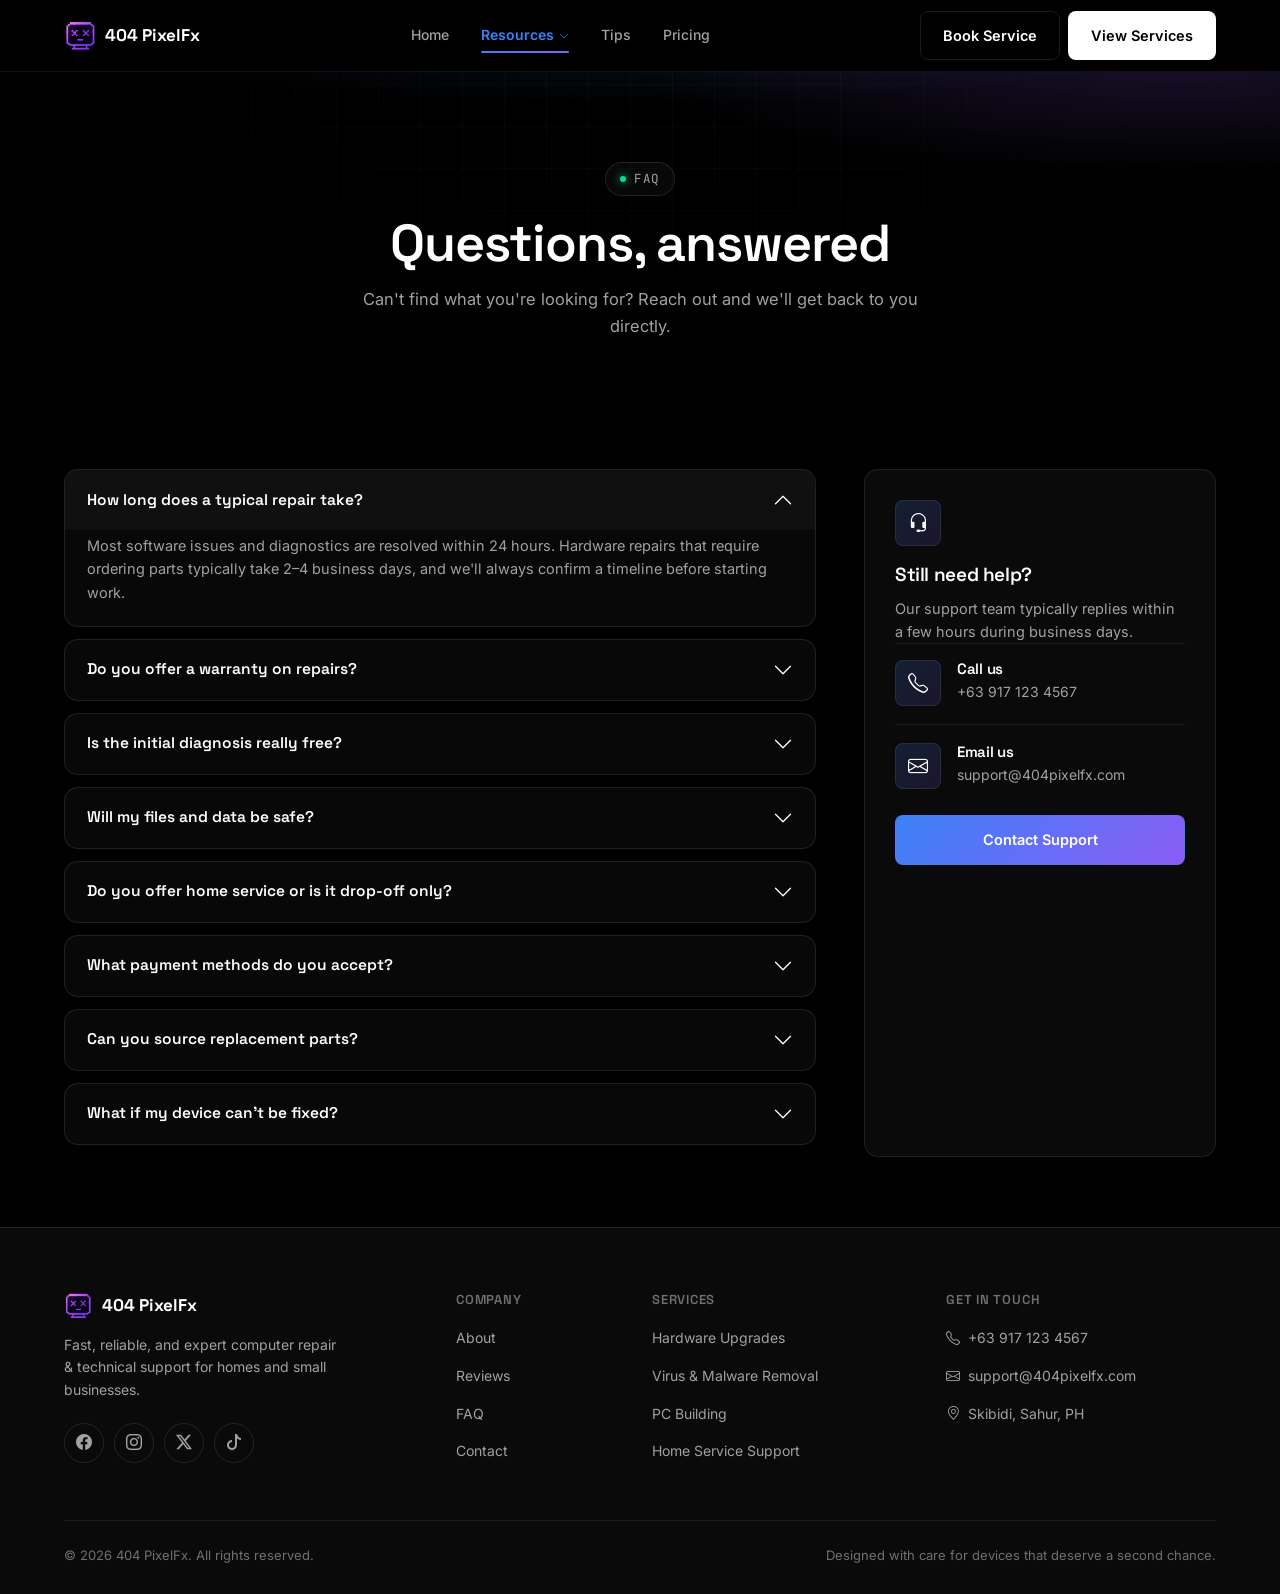
<file: pages/faq.html>
<!DOCTYPE html>
<html lang="en">
<head>
<meta charset="UTF-8">
<meta name="viewport" content="width=device-width, initial-scale=1.0">
<title>FAQ — 404 PixelFx</title>
<meta name="description" content="Frequently asked questions about 404 PixelFx repair services, turnaround time, warranty, and support.">
<link rel="preconnect" href="https://fonts.googleapis.com">
<link rel="preconnect" href="https://fonts.gstatic.com" crossorigin>
<link href="../bootstrap/bootstrap.min.css" rel="stylesheet">
<link rel="stylesheet" href="../bootstrap-icons/bootstrap-icons.css">
<link rel="stylesheet" href="../css/style.css">
<link rel="icon" href="../assets/images/iconedlogo.png" type="image/png">
</head>
<body>

<header class="navbar-fx">
  <div class="container-xl">
    <a href="../index.html" class="brand-fx"><img src="../assets/images/iconedlogo.png" alt="404 PixelFx logo"> 404 PixelFx</a>
    <nav class="nav-links-fx" id="navLinks">
      <a href="../index.html" data-nav="index.html">Home</a>
      <div class="nav-dropdown-fx">
        <button type="button" class="nav-dropdown-toggle" aria-haspopup="true" aria-expanded="false">
          Resources <i class="bi bi-chevron-down"></i>
        </button>
        <div class="nav-dropdown-menu">
          <div class="nav-mega-fx">
            <div class="nav-mega-col">
              <a href="about.html" data-nav="about.html"><span class="mega-label">Meet the team</span><span class="mega-title">About</span></a>
              <a href="services.html" data-nav="services.html"><span class="mega-label">What we repair</span><span class="mega-title">Services</span></a>
              <a href="contact.html" data-nav="contact.html"><span class="mega-label">Get in touch</span><span class="mega-title">Contact</span></a>
            </div>
            <div class="nav-mega-col">
              <a href="reviews.html" data-nav="reviews.html"><span class="mega-label">Customer stories</span><span class="mega-title">Reviews</span></a>
              <a href="faq.html" data-nav="faq.html"><span class="mega-label">FAQ</span><span class="mega-title">Common questions</span></a>
            </div>
          </div>
        </div>
      </div>
      <a href="tips.html" data-nav="tips.html">Tips</a>
      <a href="pricing.html" data-nav="pricing.html">Pricing</a>
      <div class="mobile-nav-logo"><img src="../assets/images/logo.png" alt="404 PixelFx"></div>
    </nav>
    <div class="d-flex align-items-center gap-2">
      <a href="contact.html" class="btn-fx btn-outline-fx d-none d-lg-inline-flex">Book Service</a>
      <a href="services.html" class="btn-fx btn-primary-fx d-none d-lg-inline-flex">View Services</a>
      <button class="navbar-toggler-fx" aria-label="Toggle menu" aria-expanded="false"><i class="bi bi-list"></i></button>
    </div>
  </div>
  <div class="scroll-progress-fx"></div>
</header>

<section class="page-hero">
  <div class="hero-mesh"></div>
  <div class="container-xl">
    <span class="eyebrow reveal in-view"><span class="dot"></span> FAQ</span>
    <h1 class="reveal in-view reveal-delay-1">Questions, answered</h1>
    <p class="reveal in-view reveal-delay-2">Can't find what you're looking for? Reach out and we'll get back to you directly.</p>
  </div>
</section>

<section class="section-tight">
  <div class="container-xl">
    <div class="row g-5">
      <div class="col-lg-8 reveal">
        <div class="accordion accordion-fx" id="faqAccordion">

          <div class="accordion-item">
            <h2 class="accordion-header">
              <button class="accordion-button" type="button" data-bs-toggle="collapse" data-bs-target="#faq1">
                How long does a typical repair take?
              </button>
            </h2>
            <div id="faq1" class="accordion-collapse collapse show" data-bs-parent="#faqAccordion">
              <div class="accordion-body">Most software issues and diagnostics are resolved within 24 hours. Hardware repairs that require ordering parts typically take 2–4 business days, and we'll always confirm a timeline before starting work.</div>
            </div>
          </div>

          <div class="accordion-item">
            <h2 class="accordion-header">
              <button class="accordion-button collapsed" type="button" data-bs-toggle="collapse" data-bs-target="#faq2">
                Do you offer a warranty on repairs?
              </button>
            </h2>
            <div id="faq2" class="accordion-collapse collapse" data-bs-parent="#faqAccordion">
              <div class="accordion-body">Yes. All repairs include a warranty ranging from 7 to 90 days depending on your service package, covering the specific issue that was fixed and any parts we installed.</div>
            </div>
          </div>

          <div class="accordion-item">
            <h2 class="accordion-header">
              <button class="accordion-button collapsed" type="button" data-bs-toggle="collapse" data-bs-target="#faq3">
                Is the initial diagnosis really free?
              </button>
            </h2>
            <div id="faq3" class="accordion-collapse collapse" data-bs-parent="#faqAccordion">
              <div class="accordion-body">Yes — we run a full hardware and software diagnostic at no charge so you know exactly what's wrong before agreeing to any repair.</div>
            </div>
          </div>

          <div class="accordion-item">
            <h2 class="accordion-header">
              <button class="accordion-button collapsed" type="button" data-bs-toggle="collapse" data-bs-target="#faq4">
                Will my files and data be safe?
              </button>
            </h2>
            <div id="faq4" class="accordion-collapse collapse" data-bs-parent="#faqAccordion">
              <div class="accordion-body">We follow strict data-handling protocols and never access personal files beyond what's needed to complete the repair. We also recommend a backup before major hardware or OS work, and can handle that for you if needed.</div>
            </div>
          </div>

          <div class="accordion-item">
            <h2 class="accordion-header">
              <button class="accordion-button collapsed" type="button" data-bs-toggle="collapse" data-bs-target="#faq5">
                Do you offer home service or is it drop-off only?
              </button>
            </h2>
            <div id="faq5" class="accordion-collapse collapse" data-bs-parent="#faqAccordion">
              <div class="accordion-body">Both. You can drop your device at our shop, or book a home service visit for setups, networking, and select on-site repairs. A small call-out fee applies to home visits.</div>
            </div>
          </div>

          <div class="accordion-item">
            <h2 class="accordion-header">
              <button class="accordion-button collapsed" type="button" data-bs-toggle="collapse" data-bs-target="#faq6">
                What payment methods do you accept?
              </button>
            </h2>
            <div id="faq6" class="accordion-collapse collapse" data-bs-parent="#faqAccordion">
              <div class="accordion-body">We accept cash, GCash, bank transfer, and major debit/credit cards. Payment is collected only after you approve the final quotation.</div>
            </div>
          </div>

          <div class="accordion-item">
            <h2 class="accordion-header">
              <button class="accordion-button collapsed" type="button" data-bs-toggle="collapse" data-bs-target="#faq7">
                Can you source replacement parts?
              </button>
            </h2>
            <div id="faq7" class="accordion-collapse collapse" data-bs-parent="#faqAccordion">
              <div class="accordion-body">Yes, we source both OEM and quality third-party parts. We'll always present options at different price points so you can choose what fits your budget.</div>
            </div>
          </div>

          <div class="accordion-item">
            <h2 class="accordion-header">
              <button class="accordion-button collapsed" type="button" data-bs-toggle="collapse" data-bs-target="#faq8">
                What if my device can't be fixed?
              </button>
            </h2>
            <div id="faq8" class="accordion-collapse collapse" data-bs-parent="#faqAccordion">
              <div class="accordion-body">If a repair isn't cost-effective or possible, we'll tell you upfront and there's no charge beyond the diagnosis. We can also advise on data recovery or replacement options.</div>
            </div>
          </div>

        </div>
      </div>

      <div class="col-lg-4 reveal reveal-delay-1">
        <div class="card-fx glass-fx" style="position:sticky; top:calc(var(--nav-h) + 24px);">
          <div class="icon-badge"><i class="bi bi-headset"></i></div>
          <h3>Still need help?</h3>
          <p>Our support team typically replies within a few hours during business days.</p>
          <div class="contact-info-item" style="border-top:1px solid rgba(255,255,255,0.07); padding-top:16px;">
            <div class="icon-badge mb-0"><i class="bi bi-telephone"></i></div>
            <div><h4>Call us</h4><p>+63 917 123 4567</p></div>
          </div>
          <div class="contact-info-item">
            <div class="icon-badge mb-0"><i class="bi bi-envelope"></i></div>
            <div><h4>Email us</h4><p>support@404pixelfx.com</p></div>
          </div>
          <a href="contact.html" class="btn-fx btn-grad-fx btn-block-fx mt-2">Contact Support</a>
        </div>
      </div>
    </div>
  </div>
</section>

<!-- ============ FOOTER ============ -->
<footer class="footer-fx">
  <div class="container-xl">
    <div class="row g-4">
      <div class="col-lg-4">
        <div class="footer-brand"><img src="../assets/images/iconedlogo.png" alt="404 PixelFx logo"> 404 PixelFx</div>
        <p class="tag">Fast, reliable, and expert computer repair & technical support for homes and small businesses.</p>
        <div class="social-row-fx">
          <a href="https:\\fb.com" target="_blank" class="social-fx" aria-label="Facebook"><i class="bi bi-facebook"></i></a>
          <a href="https:\\instagram.com" class="social-fx" target="_blank" aria-label="Instagram"><i class="bi bi-instagram"></i></a>
          <a href="https:\\x.com" class="social-fx" target="_blank" aria-label="X / Twitter"><i class="bi bi-twitter-x"></i></a>
          <a href="https:\\tiktok.com" class="social-fx" target="_blank" aria-label="TikTok"><i class="bi bi-tiktok"></i></a>
        </div>
      </div>
      <div class="col-6 col-lg-2 footer-col">
        <h5>Company</h5>
        <ul>
          <li><a href="../pages/about.html">About</a></li>
          <li><a href="../pages/reviews.html">Reviews</a></li>
          <li><a href="../pages/faq.html">FAQ</a></li>
          <li><a href="../pages/contact.html">Contact</a></li>
        </ul>
      </div>
      <div class="col-6 col-lg-3 footer-col">
        <h5>Services</h5>
        <ul>
          <li><a href="../pages/services.html">Hardware Upgrades</a></li>
          <li><a href="../pages/services.html">Virus & Malware Removal</a></li>
          <li><a href="../pages/services.html">PC Building</a></li>
          <li><a href="../pages/services.html">Home Service Support</a></li>
        </ul>
      </div>
      <div class="col-lg-3 footer-col">
        <h5>Get in touch</h5>
        <ul>
          <li><a href="tel:+639171234567"><i class="bi bi-telephone me-2"></i>+63 917 123 4567</a></li>
          <li><a href="mailto:support@testmaoil.com"><i class="bi bi-envelope me-2"></i>support@404pixelfx.com</a></li>
          <li><a href="../pages/contact.html"><i class="bi bi-geo-alt me-2"></i>Skibidi, Sahur, PH</a></li>
        </ul>
      </div>
    </div>
    <div class="footer-bottom">
      <span>© <span data-year></span> 404 PixelFx. All rights reserved.</span>
      <span>Designed with care for devices that deserve a second chance.</span>
    </div>
  </div>
</footer>

<button class="back-to-top-fx" aria-label="Back to top"><i class="bi bi-arrow-up"></i></button>

<script src="../bootstrap/bootstrap.bundle.min.js"></script>
<script src="../js/script.js"></script>
</body>
</html>
</file>
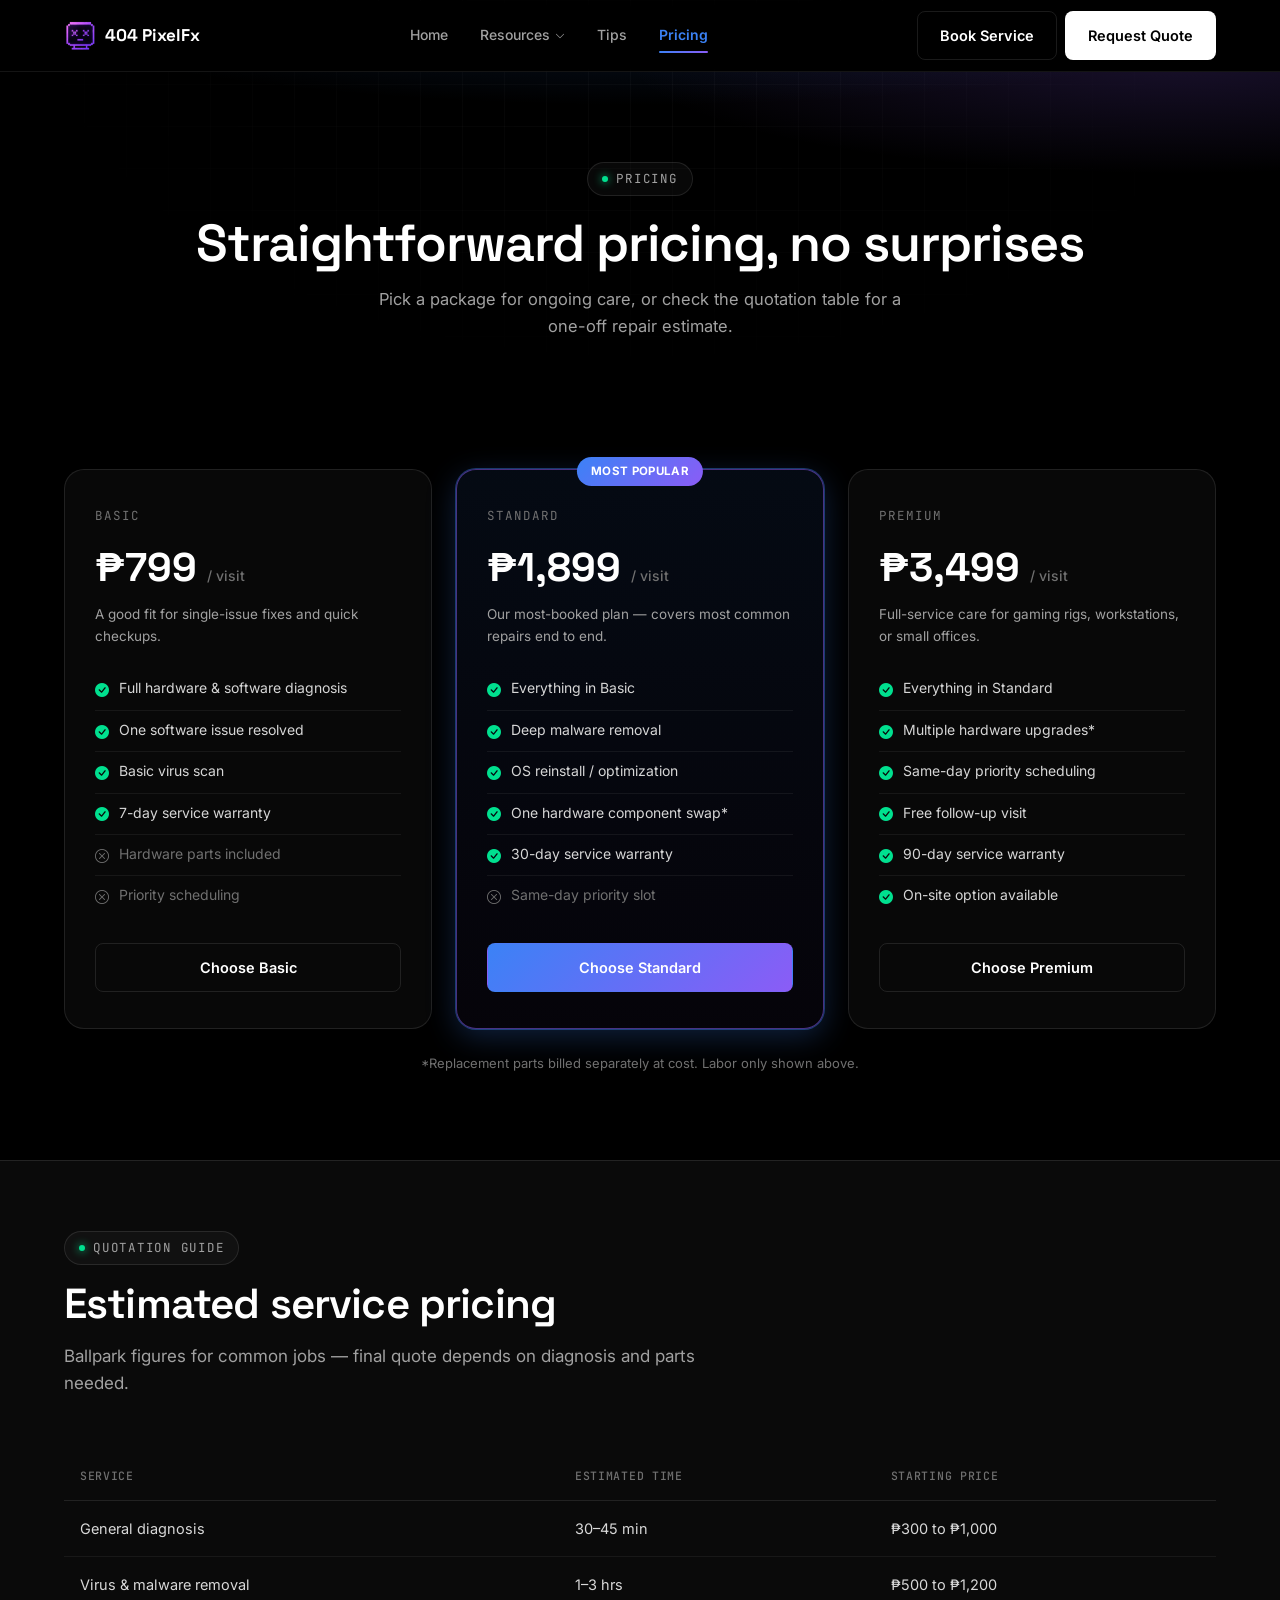
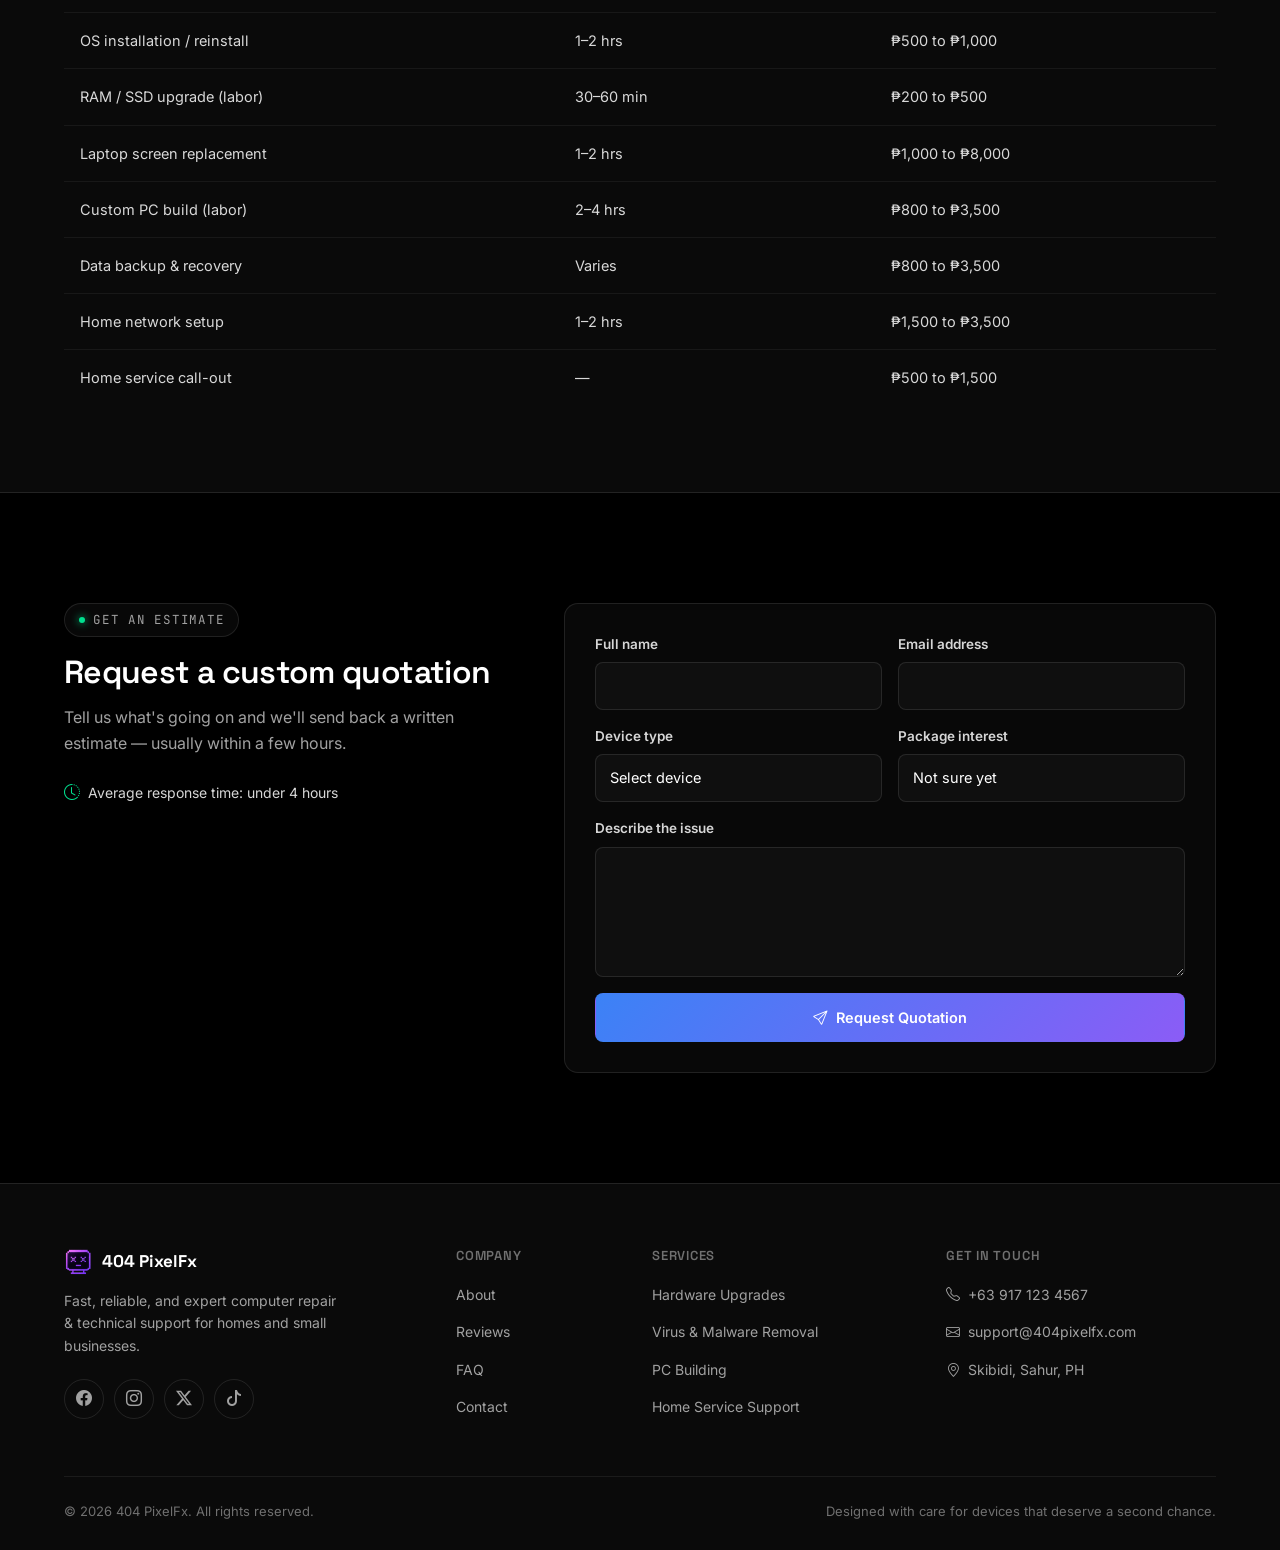
<file: pages/pricing.html>
<!DOCTYPE html>
<html lang="en">
<head>
<meta charset="UTF-8">
<meta name="viewport" content="width=device-width, initial-scale=1.0">
<title>Pricing & Quotation — 404 PixelFx</title>
<meta name="description" content="404 PixelFx pricing packages, service quotation table, and quote request form.">
<link rel="preconnect" href="https://fonts.googleapis.com">
<link rel="preconnect" href="https://fonts.gstatic.com" crossorigin>
<link href="../bootstrap/bootstrap.min.css" rel="stylesheet">
<link rel="stylesheet" href="../bootstrap-icons/bootstrap-icons.css">
<link rel="stylesheet" href="../css/style.css">
<link rel="icon" href="../assets/images/iconedlogo.png" type="image/png">
</head>
<body>

<header class="navbar-fx">
  <div class="container-xl">
    <a href="../index.html" class="brand-fx"><img src="../assets/images/iconedlogo.png" alt="404 PixelFx logo"> 404 PixelFx</a>
    <nav class="nav-links-fx" id="navLinks">
      <a href="../index.html" data-nav="index.html">Home</a>
      <div class="nav-dropdown-fx">
        <button type="button" class="nav-dropdown-toggle" aria-haspopup="true" aria-expanded="false">
          Resources <i class="bi bi-chevron-down"></i>
        </button>
        <div class="nav-dropdown-menu">
          <div class="nav-mega-fx">
            <div class="nav-mega-col">
              <a href="about.html" data-nav="about.html"><span class="mega-label">Meet the team</span><span class="mega-title">About</span></a>
              <a href="services.html" data-nav="services.html"><span class="mega-label">What we repair</span><span class="mega-title">Services</span></a>
              <a href="contact.html" data-nav="contact.html"><span class="mega-label">Get in touch</span><span class="mega-title">Contact</span></a>
            </div>
            <div class="nav-mega-col">
              <a href="reviews.html" data-nav="reviews.html"><span class="mega-label">Customer stories</span><span class="mega-title">Reviews</span></a>
              <a href="faq.html" data-nav="faq.html"><span class="mega-label">Common questions</span><span class="mega-title">FAQ</span></a>
            </div>
          </div>
        </div>
      </div>
      <a href="tips.html" data-nav="tips.html">Tips</a>
      <a href="pricing.html" data-nav="pricing.html">Pricing</a>
      <div class="mobile-nav-logo"><img src="../assets/images/logo.png" alt="404 PixelFx"></div>
    </nav>
    <div class="d-flex align-items-center gap-2">
      <a href="contact.html" class="btn-fx btn-outline-fx d-none d-lg-inline-flex">Book Service</a>
      <a href="#quote" class="btn-fx btn-primary-fx d-none d-lg-inline-flex">Request Quote</a>
      <button class="navbar-toggler-fx" aria-label="Toggle menu" aria-expanded="false"><i class="bi bi-list"></i></button>
    </div>
  </div>
  <div class="scroll-progress-fx"></div>
</header>

<section class="page-hero">
  <div class="hero-mesh"></div>
  <div class="container-xl">
    <span class="eyebrow reveal in-view"><span class="dot"></span> Pricing</span>
    <h1 class="reveal in-view reveal-delay-1">Straightforward pricing, no surprises</h1>
    <p class="reveal in-view reveal-delay-2">Pick a package for ongoing care, or check the quotation table for a one-off repair estimate.</p>
  </div>
</section>

<!-- PACKAGE PLANS -->
<section class="section-tight">
  <div class="container-xl">
    <div class="row g-4 justify-content-center">

      <div class="col-md-6 col-lg-4 reveal">
        <div class="price-card">
          <span class="price-plan-name">Basic</span>
          <div class="price-amount">₱799 <span>/ visit</span></div>
          <p class="price-desc">A good fit for single-issue fixes and quick checkups.</p>
          <ul class="price-features">
            <li><i class="bi bi-check-circle-fill"></i> Full hardware &amp; software diagnosis</li>
            <li><i class="bi bi-check-circle-fill"></i> One software issue resolved</li>
            <li><i class="bi bi-check-circle-fill"></i> Basic virus scan</li>
            <li><i class="bi bi-check-circle-fill"></i> 7-day service warranty</li>
            <li class="disabled"><i class="bi bi-x-circle"></i> Hardware parts included</li>
            <li class="disabled"><i class="bi bi-x-circle"></i> Priority scheduling</li>
          </ul>
          <a href="contact.html" class="btn-fx btn-outline-fx btn-block-fx">Choose Basic</a>
        </div>
      </div>

      <div class="col-md-6 col-lg-4 reveal reveal-delay-1">
        <div class="price-card is-featured">
          <span class="price-badge">Most popular</span>
          <span class="price-plan-name">Standard</span>
          <div class="price-amount">₱1,899 <span>/ visit</span></div>
          <p class="price-desc">Our most-booked plan — covers most common repairs end to end.</p>
          <ul class="price-features">
            <li><i class="bi bi-check-circle-fill"></i> Everything in Basic</li>
            <li><i class="bi bi-check-circle-fill"></i> Deep malware removal</li>
            <li><i class="bi bi-check-circle-fill"></i> OS reinstall / optimization</li>
            <li><i class="bi bi-check-circle-fill"></i> One hardware component swap*</li>
            <li><i class="bi bi-check-circle-fill"></i> 30-day service warranty</li>
            <li class="disabled"><i class="bi bi-x-circle"></i> Same-day priority slot</li>
          </ul>
          <a href="contact.html" class="btn-fx btn-grad-fx btn-block-fx">Choose Standard</a>
        </div>
      </div>

      <div class="col-md-6 col-lg-4 reveal reveal-delay-2">
        <div class="price-card">
          <span class="price-plan-name">Premium</span>
          <div class="price-amount">₱3,499 <span>/ visit</span></div>
          <p class="price-desc">Full-service care for gaming rigs, workstations, or small offices.</p>
          <ul class="price-features">
            <li><i class="bi bi-check-circle-fill"></i> Everything in Standard</li>
            <li><i class="bi bi-check-circle-fill"></i> Multiple hardware upgrades*</li>
            <li><i class="bi bi-check-circle-fill"></i> Same-day priority scheduling</li>
            <li><i class="bi bi-check-circle-fill"></i> Free follow-up visit</li>
            <li><i class="bi bi-check-circle-fill"></i> 90-day service warranty</li>
            <li><i class="bi bi-check-circle-fill"></i> On-site option available</li>
          </ul>
          <a href="contact.html" class="btn-fx btn-outline-fx btn-block-fx">Choose Premium</a>
        </div>
      </div>
    </div>
    <p class="text-center mt-4 reveal" style="font-size:13px;color:var(--fg-subtle);">*Replacement parts billed separately at cost. Labor only shown above.</p>
  </div>
</section>

<!-- QUOTATION TABLE -->
<section class="section-tight section-elevated">
  <div class="container-xl">
    <div class="section-head reveal">
      <span class="eyebrow"><span class="dot"></span> Quotation guide</span>
      <h2>Estimated service pricing</h2>
      <p>Ballpark figures for common jobs — final quote depends on diagnosis and parts needed.</p>
    </div>
    <div class="table-responsive reveal">
      <table class="table table-fx align-middle">
        <thead>
          <tr>
            <th>Service</th>
            <th>Estimated time</th>
            <th>Starting price</th>
          </tr>
        </thead>
        <tbody>
          <tr><td>General diagnosis</td><td>30–45 min</td><td>₱300 to ₱1,000</td></tr>
          <tr><td>Virus &amp; malware removal</td><td>1–3 hrs</td><td>₱500 to ₱1,200</td></tr>
          <tr><td>OS installation / reinstall</td><td>1–2 hrs</td><td>₱500 to ₱1,000</td></tr>
          <tr><td>RAM / SSD upgrade (labor)</td><td>30–60 min</td><td>₱200 to ₱500</td></tr>
          <tr><td>Laptop screen replacement</td><td>1–2 hrs</td><td>₱1,000 to ₱8,000</td></tr>
          <tr><td>Custom PC build (labor)</td><td>2–4 hrs</td><td>₱800 to ₱3,500</td></tr>
          <tr><td>Data backup &amp; recovery</td><td>Varies</td><td>₱800 to ₱3,500</td></tr>
          <tr><td>Home network setup</td><td>1–2 hrs</td><td>₱1,500 to ₱3,500</td></tr>
          <tr><td>Home service call-out</td><td>—</td><td>₱500 to ₱1,500</td></tr>
        </tbody>
      </table>
    </div>
  </div>
</section> 


<!-- REQUEST QUOTE -->
<section class="section" id="quote">
  <div class="container-xl">
    <div class="row g-5">
      <div class="col-lg-5 reveal">
        <span class="eyebrow"><span class="dot"></span> Get an estimate</span>
        <h2 style="font-size:clamp(24px,3vw,32px); margin:16px 0 14px;">Request a custom quotation</h2>
        <p>Tell us what's going on and we'll send back a written estimate — usually within a few hours.</p>
        <div class="d-flex align-items-center gap-2 mt-4">
          <i class="bi bi-clock-history" style="color:var(--accent-fix);"></i>
          <span style="font-size:14px;color:#d6d6d6;">Average response time: under 4 hours</span>
        </div>
      </div>
      <div class="col-lg-7 reveal reveal-delay-1">
        <form class="form-fx needs-validation card-fx" id="quoteForm" novalidate>
          <div class="row g-3">
            <div class="col-md-6">
              <label for="qName">Full name</label>
              <input type="text" class="form-control" id="qName" required>
              <div class="invalid-feedback">Please enter your name.</div>
            </div>
            <div class="col-md-6">
              <label for="qEmail">Email address</label>
              <input type="email" class="form-control" id="qEmail" required>
              <div class="invalid-feedback">Please enter a valid email.</div>
            </div>
            <div class="col-md-6">
              <label for="qDevice">Device type</label>
              <select class="form-select" id="qDevice" required>
                <option value="" selected disabled>Select device</option>
                <option>Laptop</option>
                <option>Desktop PC</option>
                <option>Printer / Peripheral</option>
                <option>Network / Router</option>
                <option>Other</option>
              </select>
              <div class="invalid-feedback">Please select a device type.</div>
            </div>
            <div class="col-md-6">
              <label for="qPlan">Package interest</label>
              <select class="form-select" id="qPlan">
                <option selected>Not sure yet</option>
                <option>Basic</option>
                <option>Standard</option>
                <option>Premium</option>
              </select>
            </div>
            <div class="col-12">
              <label for="qDesc">Describe the issue</label>
              <textarea class="form-control" id="qDesc" rows="4" required></textarea>
              <div class="invalid-feedback">Please describe the issue.</div>
            </div>
            <div class="col-12">
              <button type="submit" class="btn-fx btn-grad-fx btn-block-fx"><i class="bi bi-send"></i> Request Quotation</button>
            </div>
          </div>
        </form>
      </div>
    </div>
  </div>
</section>
 

<!-- ============ FOOTER ============ -->
<footer class="footer-fx">
  <div class="container-xl">
    <div class="row g-4">
      <div class="col-lg-4">
        <div class="footer-brand"><img src="../assets/images/iconedlogo.png" alt="404 PixelFx logo"> 404 PixelFx</div>
        <p class="tag">Fast, reliable, and expert computer repair & technical support for homes and small businesses.</p>
        <div class="social-row-fx">
          <a href="https:\\fb.com" target="_blank" class="social-fx" aria-label="Facebook"><i class="bi bi-facebook"></i></a>
          <a href="https:\\instagram.com" class="social-fx" target="_blank" aria-label="Instagram"><i class="bi bi-instagram"></i></a>
          <a href="https:\\x.com" class="social-fx" target="_blank" aria-label="X / Twitter"><i class="bi bi-twitter-x"></i></a>
          <a href="https:\\tiktok.com" class="social-fx" target="_blank" aria-label="TikTok"><i class="bi bi-tiktok"></i></a>
        </div>
      </div>
      <div class="col-6 col-lg-2 footer-col">
        <h5>Company</h5>
        <ul>
          <li><a href="../pages/about.html">About</a></li>
          <li><a href="../pages/reviews.html">Reviews</a></li>
          <li><a href="../pages/faq.html">FAQ</a></li>
          <li><a href="../pages/contact.html">Contact</a></li>
        </ul>
      </div>
      <div class="col-6 col-lg-3 footer-col">
        <h5>Services</h5>
        <ul>
          <li><a href="../pages/services.html">Hardware Upgrades</a></li>
          <li><a href="../pages/services.html">Virus & Malware Removal</a></li>
          <li><a href="../pages/services.html">PC Building</a></li>
          <li><a href="../pages/services.html">Home Service Support</a></li>
        </ul>
      </div>
      <div class="col-lg-3 footer-col">
        <h5>Get in touch</h5>
        <ul>
          <li><a href="tel:+639171234567"><i class="bi bi-telephone me-2"></i>+63 917 123 4567</a></li>
          <li><a href="mailto:support@testmaoil.com"><i class="bi bi-envelope me-2"></i>support@404pixelfx.com</a></li>
          <li><a href="../pages/contact.html"><i class="bi bi-geo-alt me-2"></i>Skibidi, Sahur, PH</a></li>
        </ul>
      </div>
    </div>
    <div class="footer-bottom">
      <span>© <span data-year></span> 404 PixelFx. All rights reserved.</span>
      <span>Designed with care for devices that deserve a second chance.</span>
    </div>
  </div>
</footer>

<button class="back-to-top-fx" aria-label="Back to top"><i class="bi bi-arrow-up"></i></button>

<script src="../bootstrap/bootstrap.bundle.min.js"></script>
<script src="../js/script.js"></script>
</body>
</html>
</file>
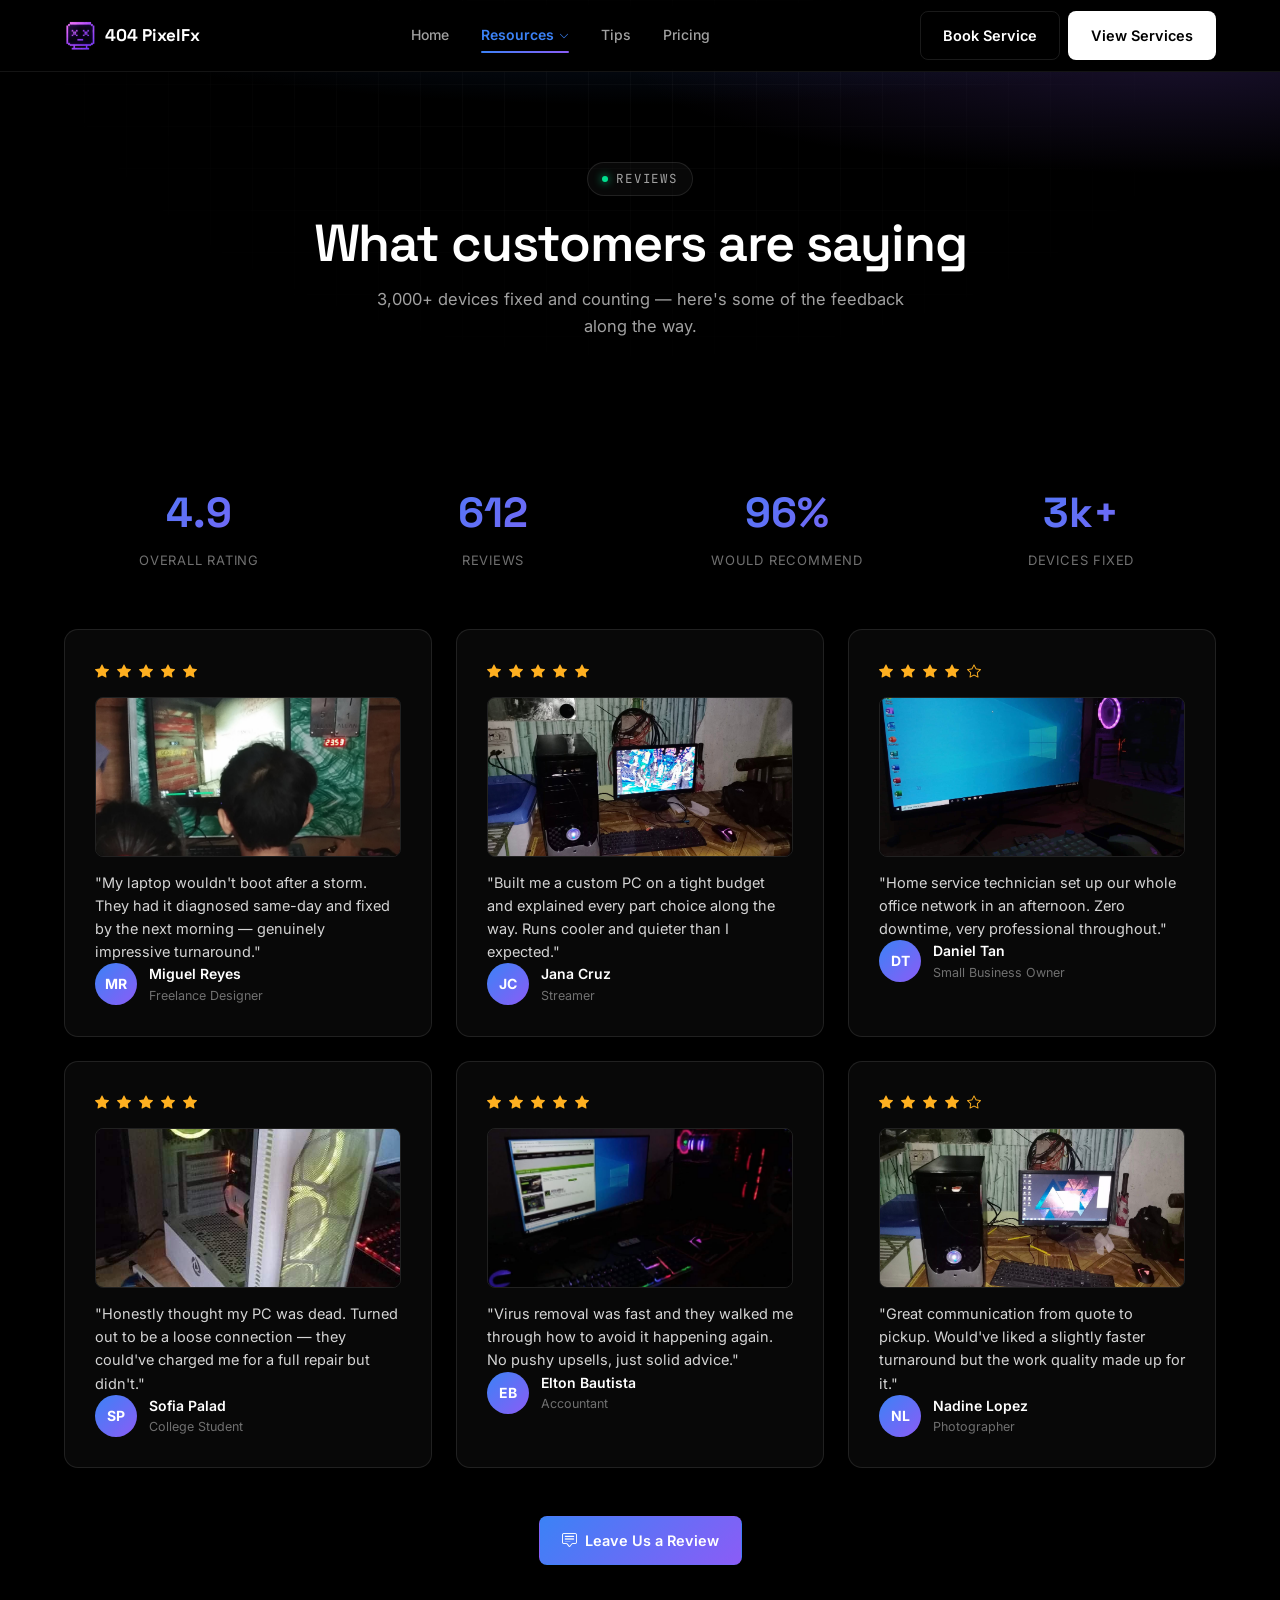
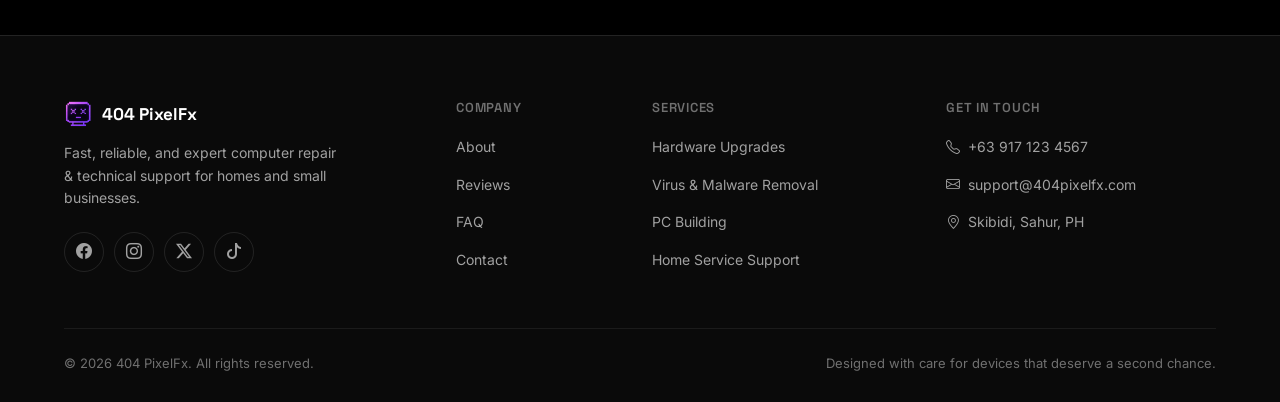
<file: pages/reviews.html>
<!DOCTYPE html>
<html lang="en">
<head>
<meta charset="UTF-8">
<meta name="viewport" content="width=device-width, initial-scale=1.0">
<title>Customer Reviews — 404 PixelFx</title>
<meta name="description" content="Read what customers say about 404 PixelFx repair and support services.">
<link rel="preconnect" href="https://fonts.googleapis.com">
<link rel="preconnect" href="https://fonts.gstatic.com" crossorigin>
<link href="../bootstrap/bootstrap.min.css" rel="stylesheet">
<link rel="stylesheet" href="../bootstrap-icons/bootstrap-icons.css">
<link rel="stylesheet" href="../css/style.css">
<link rel="icon" href="../assets/images/iconedlogo.png" type="image/png">
</head>
<body>

<header class="navbar-fx">
  <div class="container-xl">
    <a href="../index.html" class="brand-fx"><img src="../assets/images/iconedlogo.png" alt="404 PixelFx logo"> 404 PixelFx</a>
    <nav class="nav-links-fx" id="navLinks">
      <a href="../index.html" data-nav="index.html">Home</a>
      <div class="nav-dropdown-fx">
        <button type="button" class="nav-dropdown-toggle" aria-haspopup="true" aria-expanded="false">
          Resources <i class="bi bi-chevron-down"></i>
        </button>
        <div class="nav-dropdown-menu">
          <div class="nav-mega-fx">
            <div class="nav-mega-col">
              <a href="about.html" data-nav="about.html"><span class="mega-label">Meet the team</span><span class="mega-title">About</span></a>
              <a href="services.html" data-nav="services.html"><span class="mega-label">What we repair</span><span class="mega-title">Services</span></a>
              <a href="contact.html" data-nav="contact.html"><span class="mega-label">Get in touch</span><span class="mega-title">Contact</span></a>
            </div>
            <div class="nav-mega-col">
              <a href="reviews.html" data-nav="reviews.html"><span class="mega-label">Reviews</span><span class="mega-title">Customer stories</span></a>
              <a href="faq.html" data-nav="faq.html"><span class="mega-label">Common questions</span><span class="mega-title">FAQ</span></a>
            </div>
          </div>
        </div>
      </div>
      <a href="tips.html" data-nav="tips.html">Tips</a>
      <a href="pricing.html" data-nav="pricing.html">Pricing</a>
      <div class="mobile-nav-logo"><img src="../assets/images/logo.png" alt="404 PixelFx"></div>
    </nav>
    <div class="d-flex align-items-center gap-2">
      <a href="contact.html" class="btn-fx btn-outline-fx d-none d-lg-inline-flex">Book Service</a>
      <a href="services.html" class="btn-fx btn-primary-fx d-none d-lg-inline-flex">View Services</a>
      <button class="navbar-toggler-fx" aria-label="Toggle menu" aria-expanded="false"><i class="bi bi-list"></i></button>
    </div>
  </div>
  <div class="scroll-progress-fx"></div>
</header>

<section class="page-hero">
  <div class="hero-mesh"></div>
  <div class="container-xl">
    <span class="eyebrow reveal in-view"><span class="dot"></span> Reviews</span>
    <h1 class="reveal in-view reveal-delay-1">What customers are saying</h1>
    <p class="reveal in-view reveal-delay-2">3,000+ devices fixed and counting — here's some of the feedback along the way.</p>
  </div>
</section>

<section class="section-tight">
  <div class="container-xl">
    <div class="row g-4 mb-5 justify-content-center reveal">
      <div class="col-6 col-md-3"><div class="stat-fx"><div class="num text-gradient">4.9</div><div class="lbl">Overall rating</div></div></div>
      <div class="col-6 col-md-3"><div class="stat-fx"><div class="num text-gradient">612</div><div class="lbl">Reviews</div></div></div>
      <div class="col-6 col-md-3"><div class="stat-fx"><div class="num text-gradient">96%</div><div class="lbl">Would recommend</div></div></div>
      <div class="col-6 col-md-3"><div class="stat-fx"><div class="num text-gradient">3k+</div><div class="lbl">Devices fixed</div></div></div>
    </div>

    <div class="row g-4">
      <div class="col-md-6 col-lg-4 reveal">
        <div class="card-fx">
          <div class="stars" data-rating="5"></div>
          <div class="review-photo"><img src="../assets/images/img/1.jpg" alt="Review photo"></div>
          <p class="quote-fx">"My laptop wouldn't boot after a storm. They had it diagnosed same-day and fixed by the next morning — genuinely impressive turnaround."</p>
          <div class="reviewer-fx"><div class="avatar-fx"><span class="avatar-letters">MR</span></div><div><div class="name">Miguel Reyes</div><div class="role">Freelance Designer</div></div></div>
        </div>
      </div>
      <div class="col-md-6 col-lg-4 reveal reveal-delay-1">
        <div class="card-fx">
          <div class="stars" data-rating="5"></div>
          <div class="review-photo"><img src="../assets/images/img/2.jpg" alt="Review photo"></div>
          <p class="quote-fx">"Built me a custom PC on a tight budget and explained every part choice along the way. Runs cooler and quieter than I expected."</p>
          <div class="reviewer-fx"><div class="avatar-fx"><span class="avatar-letters">JC</span></div><div><div class="name">Jana Cruz</div><div class="role">Streamer</div></div></div>
        </div>
      </div>
      <div class="col-md-6 col-lg-4 reveal reveal-delay-2">
        <div class="card-fx">
          <div class="stars" data-rating="4"></div>
          <div class="review-photo"><img src="../assets/images/img/3.jpg" alt="Review photo"></div>
          <p class="quote-fx">"Home service technician set up our whole office network in an afternoon. Zero downtime, very professional throughout."</p>
          <div class="reviewer-fx"><div class="avatar-fx"><span class="avatar-letters">DT</span></div><div><div class="name">Daniel Tan</div><div class="role">Small Business Owner</div></div></div>
        </div>
      </div>
      <div class="col-md-6 col-lg-4 reveal">
        <div class="card-fx">
          <div class="stars" data-rating="5"></div>
          <div class="review-photo"><img src="../assets/images/img/4.jpg" alt="Review photo"></div>
          <p class="quote-fx">"Honestly thought my PC was dead. Turned out to be a loose connection — they could've charged me for a full repair but didn't."</p>
          <div class="reviewer-fx"><div class="avatar-fx"><span class="avatar-letters">SP</span></div><div><div class="name">Sofia Palad</div><div class="role">College Student</div></div></div>
        </div>
      </div>
      <div class="col-md-6 col-lg-4 reveal reveal-delay-1">
        <div class="card-fx">
          <div class="stars" data-rating="5"></div>
          <div class="review-photo"><img src="../assets/images/img/5.jpg" alt="Review photo"></div>
          <p class="quote-fx">"Virus removal was fast and they walked me through how to avoid it happening again. No pushy upsells, just solid advice."</p>
          <div class="reviewer-fx"><div class="avatar-fx"><span class="avatar-letters">EB</span></div><div><div class="name">Elton Bautista</div><div class="role">Accountant</div></div></div>
        </div>
      </div>
      <div class="col-md-6 col-lg-4 reveal reveal-delay-2">
        <div class="card-fx">
          <div class="stars" data-rating="4"></div>
          <div class="review-photo"><img src="../assets/images/img/6.jpg" alt="Review photo"></div>
          <p class="quote-fx">"Great communication from quote to pickup. Would've liked a slightly faster turnaround but the work quality made up for it."</p>
          <div class="reviewer-fx"><div class="avatar-fx"><span class="avatar-letters">NL</span></div><div><div class="name">Nadine Lopez</div><div class="role">Photographer</div></div></div>
        </div>
      </div>  
    </div>

    <div class="text-center mt-5 reveal">
      <a href="contact.html" class="btn-fx btn-grad-fx"><i class="bi bi-chat-square-text"></i> Leave Us a Review</a>
    </div>
  </div>
</section>

<!-- ============ FOOTER ============ -->
<footer class="footer-fx">
  <div class="container-xl">
    <div class="row g-4">
      <div class="col-lg-4">
        <div class="footer-brand"><img src="../assets/images/iconedlogo.png" alt="404 PixelFx logo"> 404 PixelFx</div>
        <p class="tag">Fast, reliable, and expert computer repair & technical support for homes and small businesses.</p>
        <div class="social-row-fx">
          <a href="https:\\fb.com" target="_blank" class="social-fx" aria-label="Facebook"><i class="bi bi-facebook"></i></a>
          <a href="https:\\instagram.com" class="social-fx" target="_blank" aria-label="Instagram"><i class="bi bi-instagram"></i></a>
          <a href="https:\\x.com" class="social-fx" target="_blank" aria-label="X / Twitter"><i class="bi bi-twitter-x"></i></a>
          <a href="https:\\tiktok.com" class="social-fx" target="_blank" aria-label="TikTok"><i class="bi bi-tiktok"></i></a>
        </div>
      </div>
      <div class="col-6 col-lg-2 footer-col">
        <h5>Company</h5>
        <ul>
          <li><a href="../pages/about.html">About</a></li>
          <li><a href="../pages/reviews.html">Reviews</a></li>
          <li><a href="../pages/faq.html">FAQ</a></li>
          <li><a href="../pages/contact.html">Contact</a></li>
        </ul>
      </div>
      <div class="col-6 col-lg-3 footer-col">
        <h5>Services</h5>
        <ul>
          <li><a href="../pages/services.html">Hardware Upgrades</a></li>
          <li><a href="../pages/services.html">Virus & Malware Removal</a></li>
          <li><a href="../pages/services.html">PC Building</a></li>
          <li><a href="../pages/services.html">Home Service Support</a></li>
        </ul>
      </div>
      <div class="col-lg-3 footer-col">
        <h5>Get in touch</h5>
        <ul>
          <li><a href="tel:+639171234567"><i class="bi bi-telephone me-2"></i>+63 917 123 4567</a></li>
          <li><a href="mailto:support@testmaoil.com"><i class="bi bi-envelope me-2"></i>support@404pixelfx.com</a></li>
          <li><a href="../pages/contact.html"><i class="bi bi-geo-alt me-2"></i>Skibidi, Sahur, PH</a></li>
        </ul>
      </div>
    </div>
    <div class="footer-bottom">
      <span>© <span data-year></span> 404 PixelFx. All rights reserved.</span>
      <span>Designed with care for devices that deserve a second chance.</span>
    </div>
  </div>
</footer>

<button class="back-to-top-fx" aria-label="Back to top"><i class="bi bi-arrow-up"></i></button>

<script src="../bootstrap/bootstrap.bundle.min.js"></script>
<script src="../js/script.js"></script>
</body>
</html>
</file>
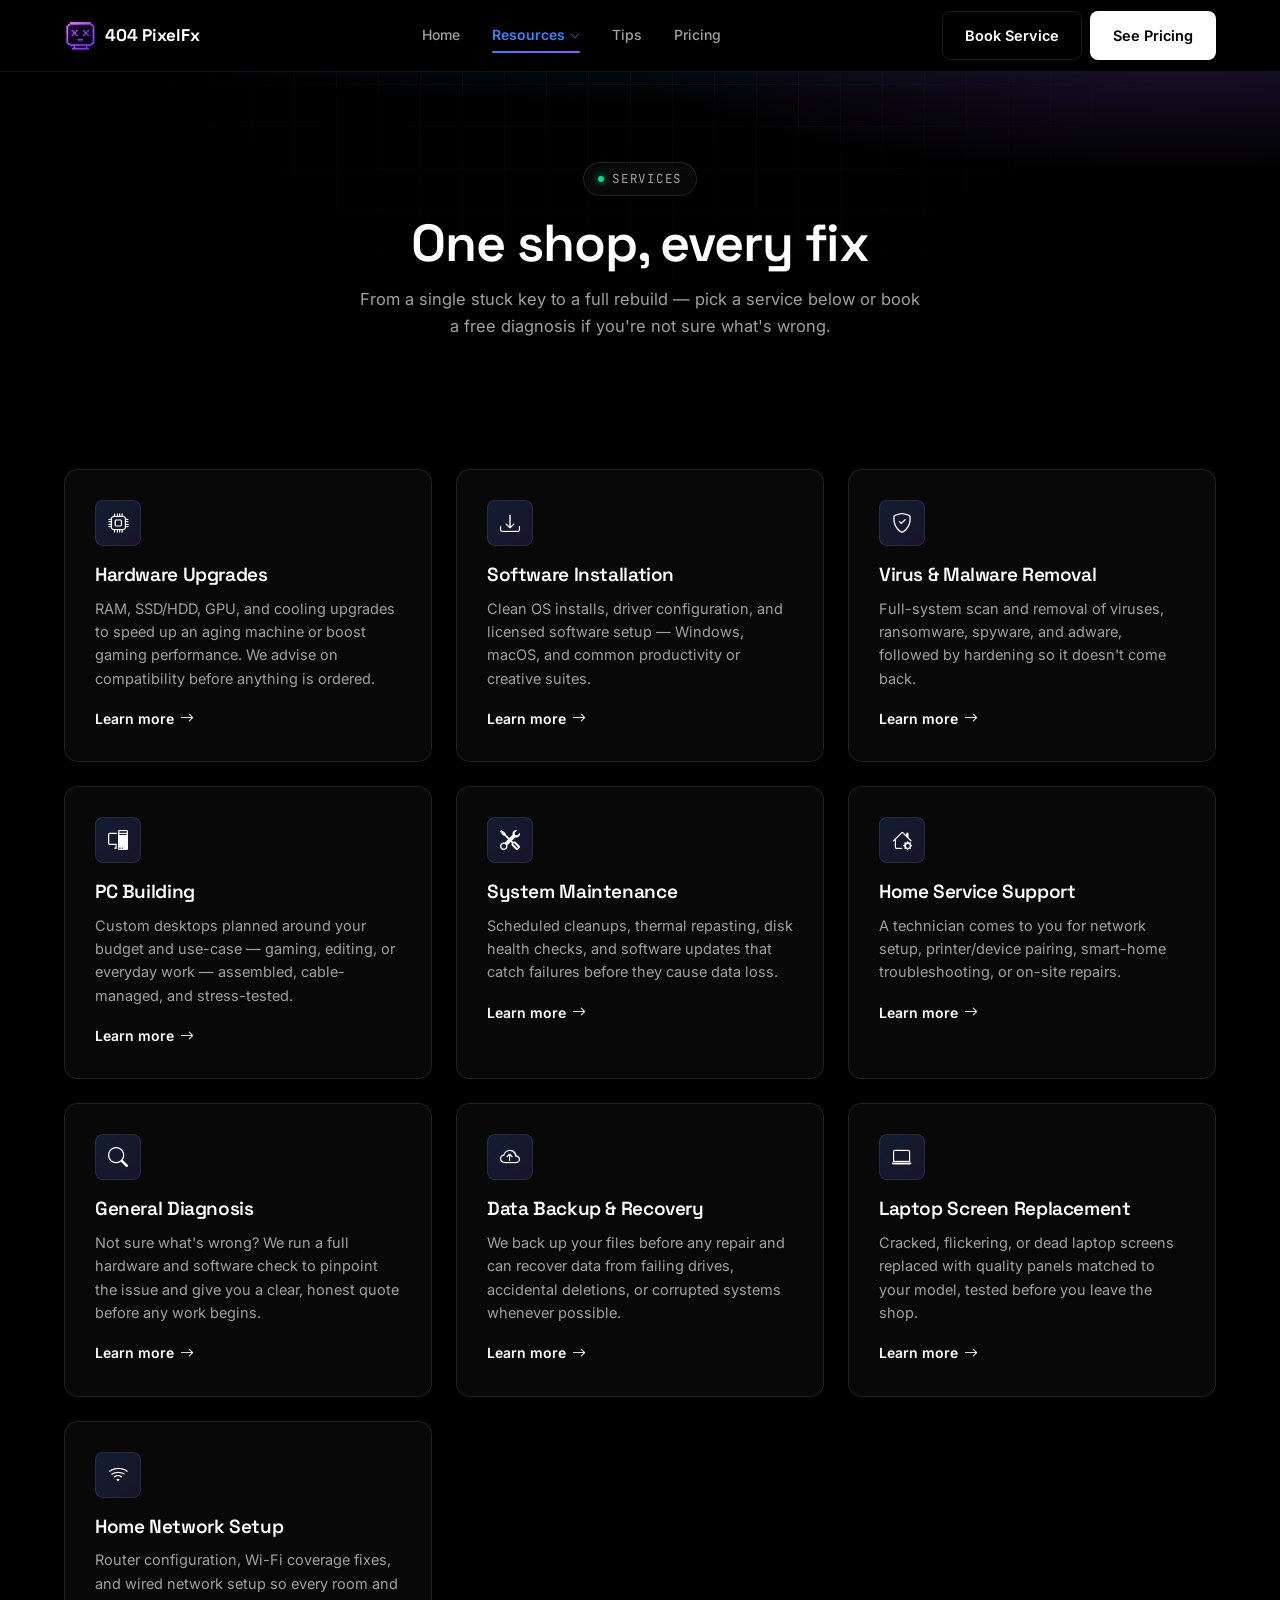
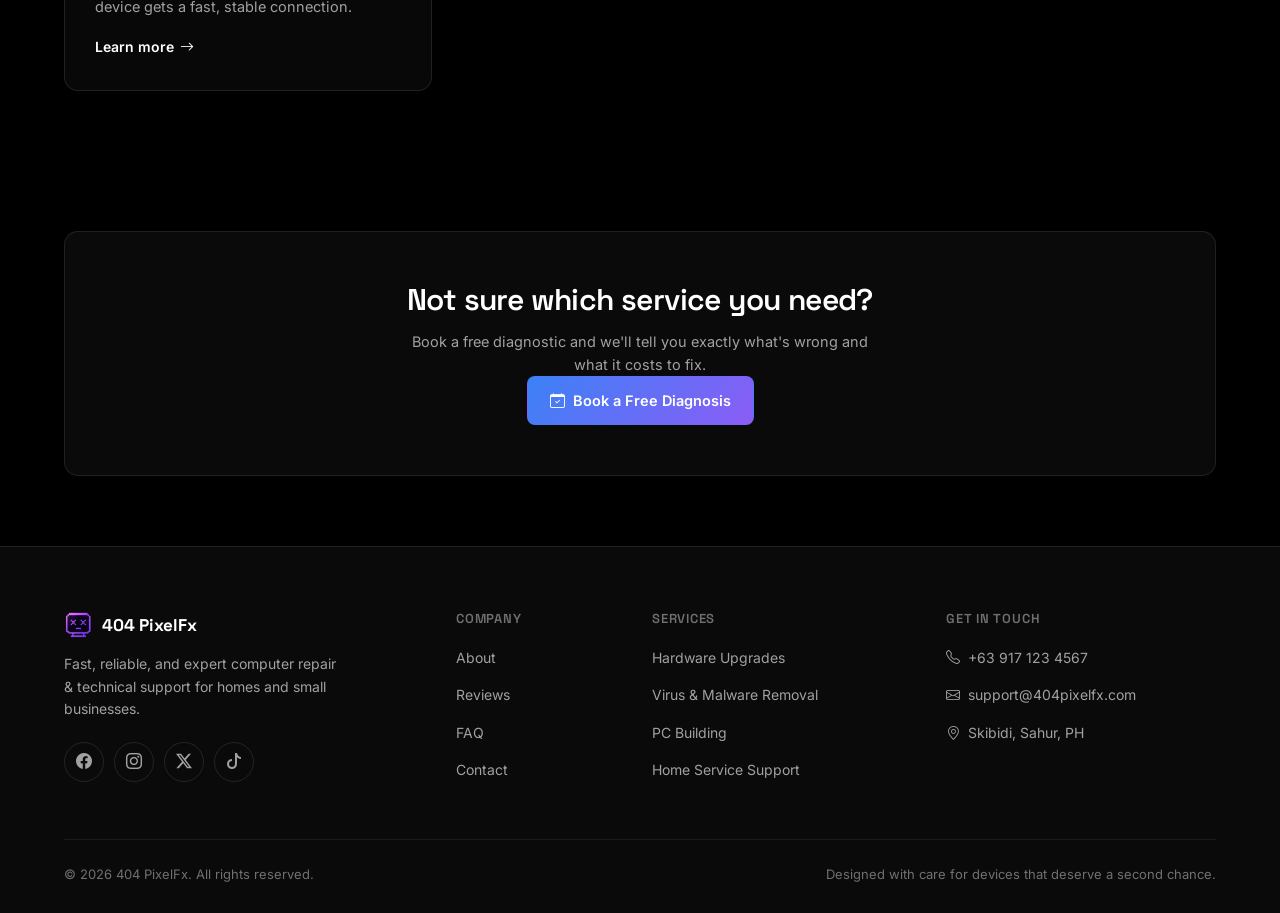
<file: pages/services.html>
<!DOCTYPE html>
<html lang="en">
<head>
<meta charset="UTF-8">
<meta name="viewport" content="width=device-width, initial-scale=1.0">
<title>Services — 404 PixelFx</title>
<meta name="description" content="Explore 404 PixelFx repair and support services: hardware upgrades, software installation, virus removal, PC building, maintenance, and home service.">
<link rel="preconnect" href="https://fonts.googleapis.com">
<link rel="preconnect" href="https://fonts.gstatic.com" crossorigin>
<link href="../bootstrap/bootstrap.min.css" rel="stylesheet">
<link rel="stylesheet" href="../bootstrap-icons/bootstrap-icons.css">
<link rel="stylesheet" href="../css/style.css">
<link rel="icon" href="../assets/images/iconedlogo.png" type="image/png">
</head>
<body>

<header class="navbar-fx">
  <div class="container-xl">
    <a href="../index.html" class="brand-fx"><img src="../assets/images/iconedlogo.png" alt="404 PixelFx logo"> 404 PixelFx</a>
    <nav class="nav-links-fx" id="navLinks">
      <a href="../index.html" data-nav="index.html">Home</a>
      <div class="nav-dropdown-fx">
        <button type="button" class="nav-dropdown-toggle" aria-haspopup="true" aria-expanded="false">
          Resources <i class="bi bi-chevron-down"></i>
        </button>
        <div class="nav-dropdown-menu">
          <div class="nav-mega-fx">
            <div class="nav-mega-col">
              <a href="about.html" data-nav="about.html"><span class="mega-label">Meet the team</span><span class="mega-title">About</span></a>
              <a href="services.html" data-nav="services.html"><span class="mega-label">Services</span><span class="mega-title">What we repair</span></a>
              <a href="contact.html" data-nav="contact.html"><span class="mega-label">Get in touch</span><span class="mega-title">Contact</span></a>
            </div>
            <div class="nav-mega-col">
              <a href="reviews.html" data-nav="reviews.html"><span class="mega-label">Customer stories</span><span class="mega-title">Reviews</span></a>
              <a href="faq.html" data-nav="faq.html"><span class="mega-label">Common questions</span><span class="mega-title">FAQ</span></a>
            </div>
          </div>
        </div>
      </div>
      <a href="tips.html" data-nav="tips.html">Tips</a>
      <a href="pricing.html" data-nav="pricing.html">Pricing</a>
      <div class="mobile-nav-logo"><img src="../assets/images/logo.png" alt="404 PixelFx"></div>
    </nav>
    <div class="d-flex align-items-center gap-2">
      <a href="contact.html" class="btn-fx btn-outline-fx d-none d-lg-inline-flex">Book Service</a>
      <a href="pricing.html" class="btn-fx btn-primary-fx d-none d-lg-inline-flex">See Pricing</a>
      <button class="navbar-toggler-fx" aria-label="Toggle menu" aria-expanded="false"><i class="bi bi-list"></i></button>
    </div>
  </div>
  <div class="scroll-progress-fx"></div>
</header>

<section class="page-hero">
  <div class="hero-mesh"></div>
  <div class="container-xl">
    <span class="eyebrow reveal in-view"><span class="dot"></span> Services</span>
    <h1 class="reveal in-view reveal-delay-1">One shop, every fix</h1>
    <p class="reveal in-view reveal-delay-2">From a single stuck key to a full rebuild — pick a service below or book a free diagnosis if you're not sure what's wrong.</p>
  </div>
</section>

<section class="section-tight">
  <div class="container-xl">
    <div class="row g-4">

      <div class="col-md-6 col-lg-4 reveal">
        <div class="card-fx">
          <div class="icon-badge"><i class="bi bi-cpu"></i></div>
          <h3>Hardware Upgrades</h3>
          <p>RAM, SSD/HDD, GPU, and cooling upgrades to speed up an aging machine or boost gaming performance. We advise on compatibility before anything is ordered.</p>
          <button type="button" class="card-link" data-bs-toggle="modal" data-bs-target="#serviceModal" data-service="hardware-upgrades">Learn more <i class="bi bi-arrow-right"></i></button>
        </div>
      </div>

      <div class="col-md-6 col-lg-4 reveal reveal-delay-1">
        <div class="card-fx">
          <div class="icon-badge"><i class="bi bi-download"></i></div>
          <h3>Software Installation</h3>
          <p>Clean OS installs, driver configuration, and licensed software setup — Windows, macOS, and common productivity or creative suites.</p>
          <button type="button" class="card-link" data-bs-toggle="modal" data-bs-target="#serviceModal" data-service="software-installation">Learn more <i class="bi bi-arrow-right"></i></button>
        </div>
      </div>

      <div class="col-md-6 col-lg-4 reveal reveal-delay-2">
        <div class="card-fx">
          <div class="icon-badge"><i class="bi bi-shield-check"></i></div>
          <h3>Virus &amp; Malware Removal</h3>
          <p>Full-system scan and removal of viruses, ransomware, spyware, and adware, followed by hardening so it doesn't come back.</p>
          <button type="button" class="card-link" data-bs-toggle="modal" data-bs-target="#serviceModal" data-service="virus-malware-removal">Learn more <i class="bi bi-arrow-right"></i></button>
        </div>
      </div>

      <div class="col-md-6 col-lg-4 reveal">
        <div class="card-fx">
          <div class="icon-badge"><i class="bi bi-pc-display"></i></div>
          <h3>PC Building</h3>
          <p>Custom desktops planned around your budget and use-case — gaming, editing, or everyday work — assembled, cable-managed, and stress-tested.</p>
          <button type="button" class="card-link" data-bs-toggle="modal" data-bs-target="#serviceModal" data-service="pc-building">Learn more <i class="bi bi-arrow-right"></i></button>
        </div>
      </div>

      <div class="col-md-6 col-lg-4 reveal reveal-delay-1">
        <div class="card-fx">
          <div class="icon-badge"><i class="bi bi-tools"></i></div>
          <h3>System Maintenance</h3>
          <p>Scheduled cleanups, thermal repasting, disk health checks, and software updates that catch failures before they cause data loss.</p>
          <button type="button" class="card-link" data-bs-toggle="modal" data-bs-target="#serviceModal" data-service="system-maintenance">Learn more <i class="bi bi-arrow-right"></i></button>
        </div>
      </div>

      <div class="col-md-6 col-lg-4 reveal reveal-delay-2">
        <div class="card-fx">
          <div class="icon-badge"><i class="bi bi-house-gear"></i></div>
          <h3>Home Service Support</h3>
          <p>A technician comes to you for network setup, printer/device pairing, smart-home troubleshooting, or on-site repairs.</p>
          <button type="button" class="card-link" data-bs-toggle="modal" data-bs-target="#serviceModal" data-service="home-service-support">Learn more <i class="bi bi-arrow-right"></i></button>
        </div>
      </div>

      <div class="col-md-6 col-lg-4 reveal">
        <div class="card-fx">
          <div class="icon-badge"><i class="bi bi-search"></i></div>
          <h3>General Diagnosis</h3>
          <p>Not sure what's wrong? We run a full hardware and software check to pinpoint the issue and give you a clear, honest quote before any work begins.</p>
          <button type="button" class="card-link" data-bs-toggle="modal" data-bs-target="#serviceModal" data-service="general-diagnosis">Learn more <i class="bi bi-arrow-right"></i></button>
        </div>
      </div>

      <div class="col-md-6 col-lg-4 reveal reveal-delay-1">
        <div class="card-fx">
          <div class="icon-badge"><i class="bi bi-cloud-arrow-up"></i></div>
          <h3>Data Backup &amp; Recovery</h3>
          <p>We back up your files before any repair and can recover data from failing drives, accidental deletions, or corrupted systems whenever possible.</p>
          <button type="button" class="card-link" data-bs-toggle="modal" data-bs-target="#serviceModal" data-service="data-backup-recovery">Learn more <i class="bi bi-arrow-right"></i></button>
        </div>
      </div>

      <div class="col-md-6 col-lg-4 reveal reveal-delay-2">
        <div class="card-fx">
          <div class="icon-badge"><i class="bi bi-laptop"></i></div>
          <h3>Laptop Screen Replacement</h3>
          <p>Cracked, flickering, or dead laptop screens replaced with quality panels matched to your model, tested before you leave the shop.</p>
          <button type="button" class="card-link" data-bs-toggle="modal" data-bs-target="#serviceModal" data-service="laptop-screen-replacement">Learn more <i class="bi bi-arrow-right"></i></button>
        </div>
      </div>

      <div class="col-md-6 col-lg-4 reveal">
        <div class="card-fx">
          <div class="icon-badge"><i class="bi bi-wifi"></i></div>
          <h3>Home Network Setup</h3>
          <p>Router configuration, Wi-Fi coverage fixes, and wired network setup so every room and device gets a fast, stable connection.</p>
          <button type="button" class="card-link" data-bs-toggle="modal" data-bs-target="#serviceModal" data-service="home-network-setup">Learn more <i class="bi bi-arrow-right"></i></button>
        </div>
      </div>

    </div>
  </div>
</section>
<!-- -->
<section class="section-tight">
  <div class="container-xl">
    <div class="card-fx glass-fx reveal cta-panel">
      <h2 class="cta-title">Not sure which service you need?</h2>
      <p class="cta-lead">Book a free diagnostic and we'll tell you exactly what's wrong and what it costs to fix.</p>
      <a href="contact.html" class="btn-fx btn-grad-fx"><i class="bi bi-calendar-check"></i> Book a Free Diagnosis</a>
    </div>
  </div>
</section> 

<!-- ============ FOOTER ============ -->
<footer class="footer-fx">
  <div class="container-xl">
    <div class="row g-4">
      <div class="col-lg-4">
        <div class="footer-brand"><img src="../assets/images/iconedlogo.png" alt="404 PixelFx logo"> 404 PixelFx</div>
        <p class="tag">Fast, reliable, and expert computer repair & technical support for homes and small businesses.</p>
        <div class="social-row-fx">
          <a href="https:\\fb.com" target="_blank" class="social-fx" aria-label="Facebook"><i class="bi bi-facebook"></i></a>
          <a href="https:\\instagram.com" class="social-fx" target="_blank" aria-label="Instagram"><i class="bi bi-instagram"></i></a>
          <a href="https:\\x.com" class="social-fx" target="_blank" aria-label="X / Twitter"><i class="bi bi-twitter-x"></i></a>
          <a href="https:\\tiktok.com" class="social-fx" target="_blank" aria-label="TikTok"><i class="bi bi-tiktok"></i></a>
        </div>
      </div>
      <div class="col-6 col-lg-2 footer-col">
        <h5>Company</h5>
        <ul>
          <li><a href="../pages/about.html">About</a></li>
          <li><a href="../pages/reviews.html">Reviews</a></li>
          <li><a href="../pages/faq.html">FAQ</a></li>
          <li><a href="../pages/contact.html">Contact</a></li>
        </ul>
      </div>
      <div class="col-6 col-lg-3 footer-col">
        <h5>Services</h5>
        <ul>
          <li><a href="#">Hardware Upgrades</a></li>
          <li><a href="#">Virus & Malware Removal</a></li>
          <li><a href="#">PC Building</a></li>
          <li><a href="#">Home Service Support</a></li>
        </ul>
      </div>
      <div class="col-lg-3 footer-col">
        <h5>Get in touch</h5>
        <ul>
          <li><a href="tel:+639171234567"><i class="bi bi-telephone me-2"></i>+63 917 123 4567</a></li>
          <li><a href="mailto:support@testmaoil.com"><i class="bi bi-envelope me-2"></i>support@404pixelfx.com</a></li>
          <li><a href="../pages/contact.html"><i class="bi bi-geo-alt me-2"></i>Skibidi, Sahur, PH</a></li>
        </ul>
      </div>
    </div>
    <div class="footer-bottom">
      <span>© <span data-year></span> 404 PixelFx. All rights reserved.</span>
      <span>Designed with care for devices that deserve a second chance.</span>
    </div>
  </div>
</footer>

<button class="back-to-top-fx" aria-label="Back to top"><i class="bi bi-arrow-up"></i></button>

<!-- ============ SERVICE DETAIL MODAL ============ -->
<div class="modal fade service-modal" id="serviceModal" tabindex="-1" aria-labelledby="svcModalTitle" aria-hidden="true">
  <div class="modal-dialog modal-dialog-centered modal-lg">
    <div class="modal-content">
      <div class="modal-header">
        <div class="service-modal-heading">
          <div class="icon-badge" id="svcModalIcon"><i class="bi bi-cpu"></i></div>
          <div>
            <h3 class="modal-title" id="svcModalTitle">Service</h3>
            <p class="service-modal-tagline" id="svcModalTagline">Tagline</p>
          </div>
        </div>
        <button type="button" class="btn-close btn-close-white" data-bs-dismiss="modal" aria-label="Close"></button>
      </div>
      <div class="modal-body">

        <div class="service-modal-gallery" id="svcModalGallery">
          <div class="service-modal-media" id="svcModalMedia">
            <img id="svcModalImage" alt="" style="display:none;">
            <video id="svcModalVideo" playsinline muted loop autoplay style="display:none;"></video>
            <iframe id="svcModalYoutube" style="display:none;" title="Service video" frameborder="0" allow="accelerometer; autoplay; clipboard-write; encrypted-media; gyroscope; picture-in-picture" allowfullscreen></iframe>
            <a href="#" id="svcModalYoutubeThumb" class="service-modal-youtube-thumb" target="_blank" rel="noopener" style="display:none;">
              <img id="svcModalYoutubeThumbImg" alt="Watch video on YouTube">
              <span class="service-modal-youtube-play"><i class="bi bi-play-fill"></i></span>
            </a>
            <div class="service-modal-media-fallback" id="svcModalMediaFallback">
              <div class="service-modal-media-fallback-inner">
                <i class="bi" id="svcModalMediaIcon"></i>
                <a href="#" id="svcModalMediaWatchLink" class="service-modal-media-watch-link" target="_blank" rel="noopener" style="display:none;">
                  <i class="bi bi-youtube"></i> Watch on YouTube
                </a>
              </div>
            </div>
          </div>
          <div class="service-modal-thumbs-wrap" id="svcModalThumbsWrap" style="display:none;">
            <button type="button" class="service-modal-thumb-nav prev" id="svcThumbPrev" aria-label="Previous media"><i class="bi bi-chevron-left"></i></button>
            <div class="service-modal-thumbs" id="svcModalThumbs" role="tablist" aria-label="Service media"></div>
            <button type="button" class="service-modal-thumb-nav next" id="svcThumbNext" aria-label="Next media"><i class="bi bi-chevron-right"></i></button>
          </div>
        </div>

        <div class="service-modal-section">
          <h4><i class="bi bi-question-circle"></i> What is it</h4>
          <p id="svcModalWhatIs"></p>
        </div>

        <div class="service-modal-section">
          <h4><i class="bi bi-clipboard-check"></i> What you'll need</h4>
          <ul class="service-modal-list" id="svcModalRequirements"></ul>
        </div>

        <div class="service-modal-section">
          <h4><i class="bi bi-tools"></i> What we do</h4>
          <ol class="service-modal-list service-modal-steps" id="svcModalWhatWeDo"></ol>
        </div>

        <div class="service-modal-section">
          <h4><i class="bi bi-bar-chart-line"></i> Comparison</h4>
          <div class="service-modal-table-wrap">
            <table class="service-modal-table">
              <thead id="svcModalTableHead"></thead>
              <tbody id="svcModalTableBody"></tbody>
            </table>
          </div>
        </div>

      </div>
      <div class="modal-footer">
        <button type="button" class="btn-fx btn-outline-fx" data-bs-dismiss="modal">Close</button>
        <a href="contact.html" class="btn-fx btn-grad-fx"><i class="bi bi-calendar-check"></i> Book This Service</a>
      </div>
    </div>
  </div>
</div>

<script src="../bootstrap/bootstrap.bundle.min.js"></script>
<script src="../js/script.js"></script>
<script src="../js/services-modal.js"></script>
</body>
</html>
</file>
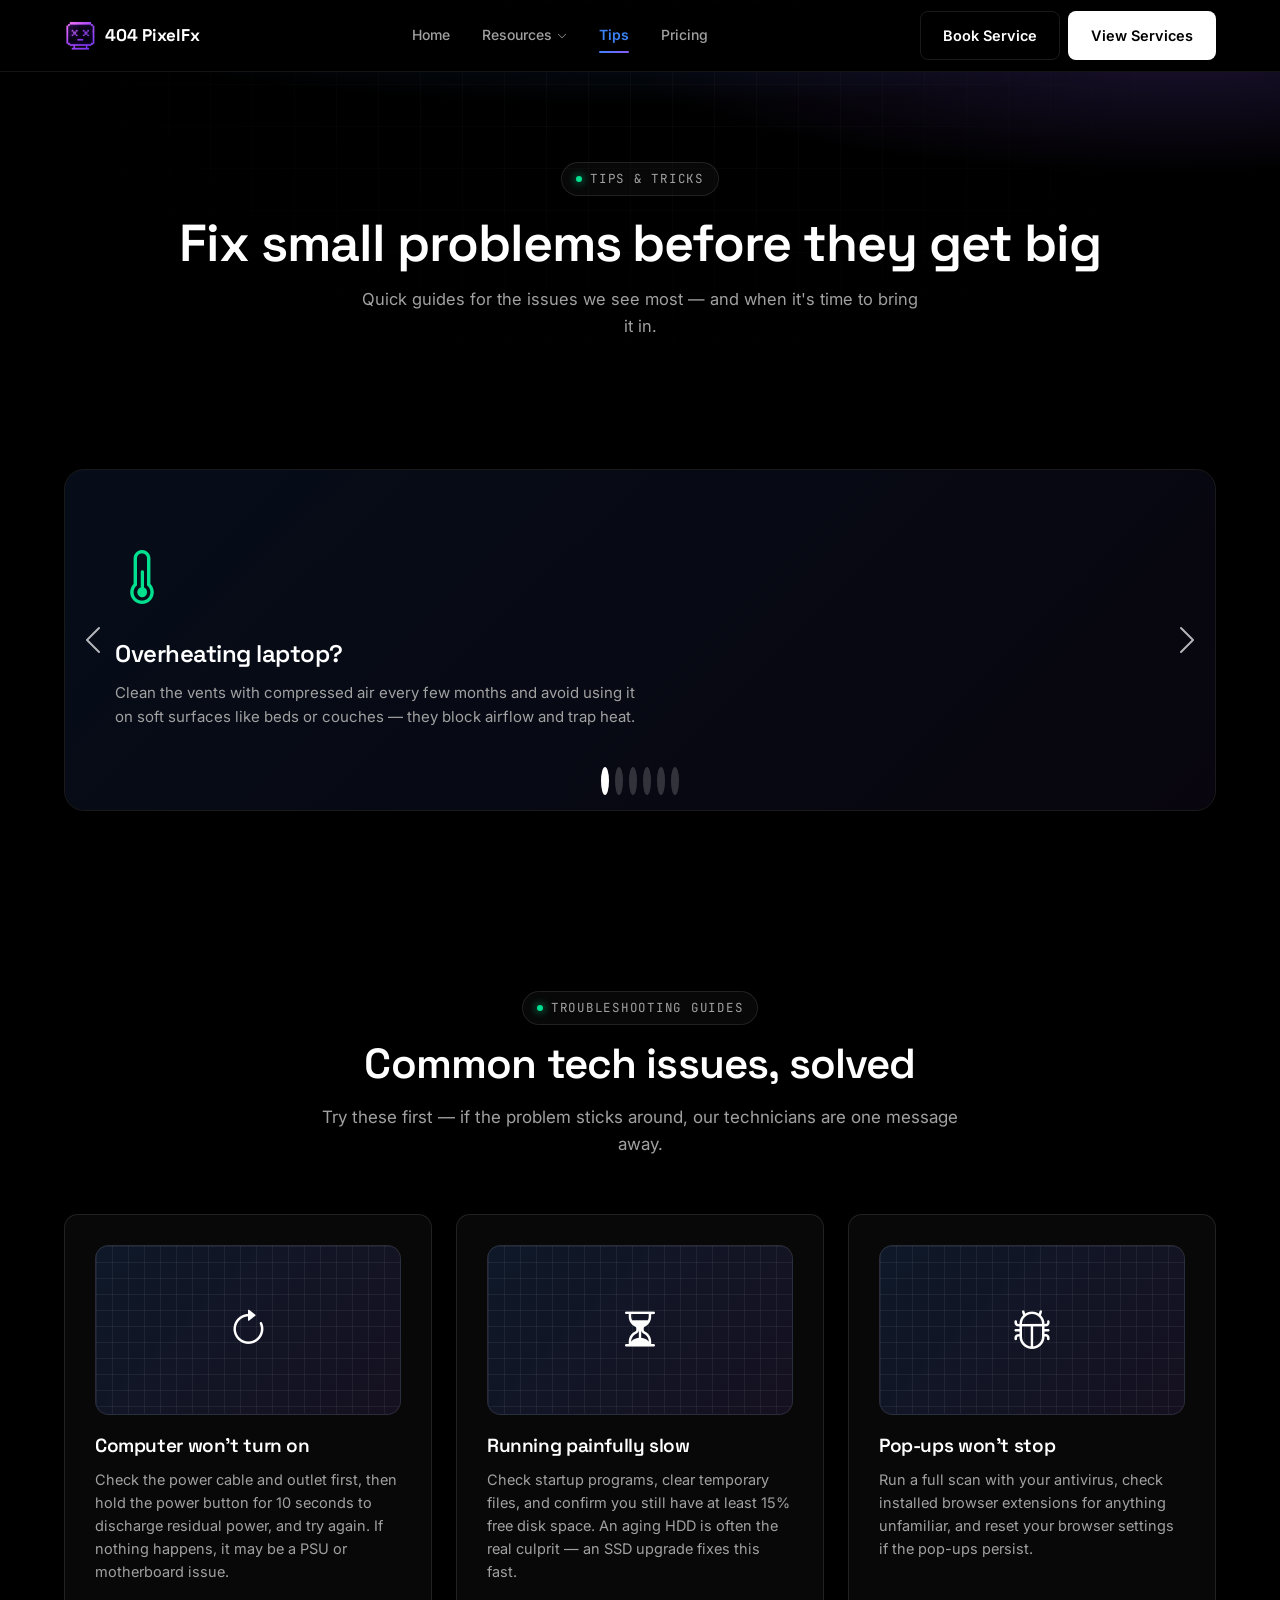
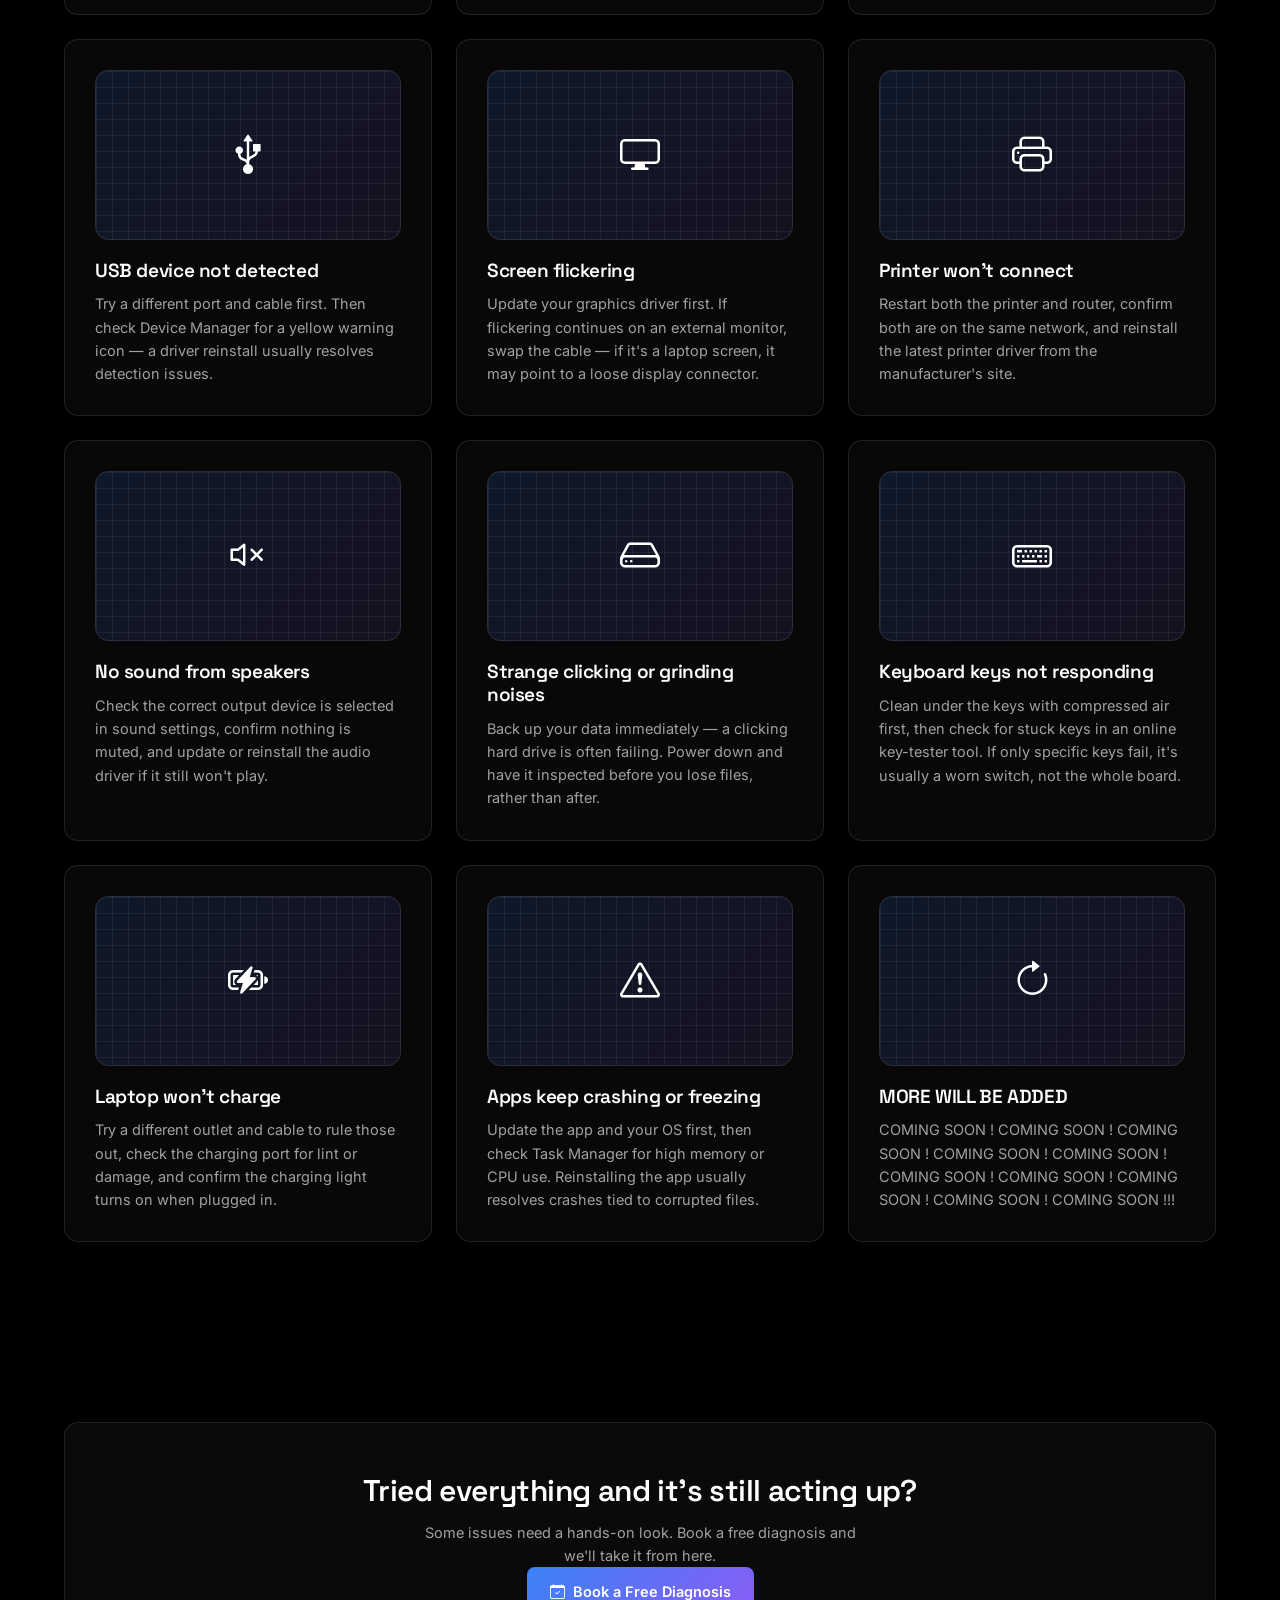
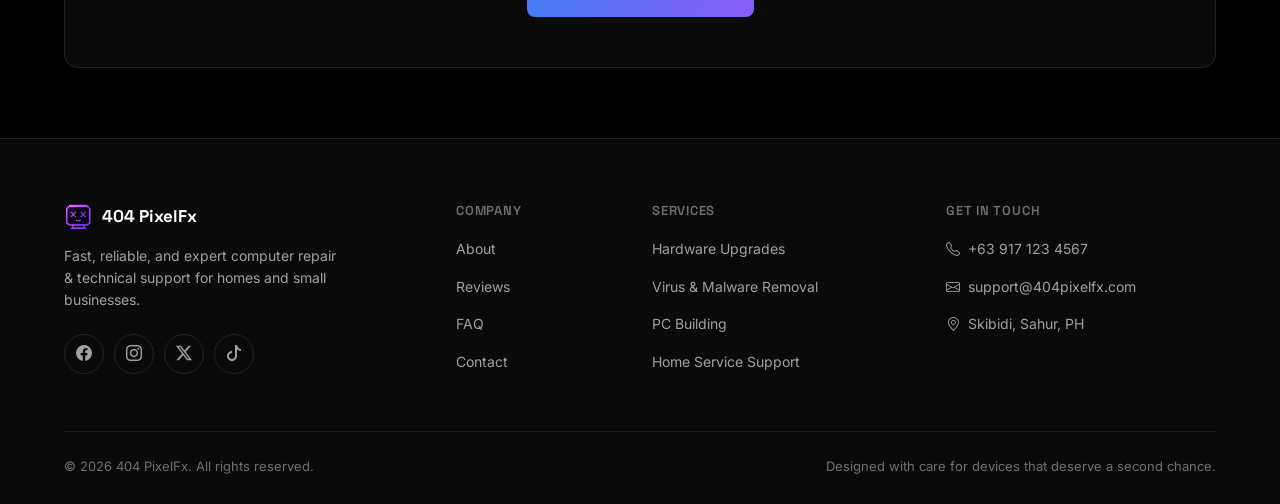
<file: pages/tips.html>
<!DOCTYPE html>
<html lang="en">
<head>
<meta charset="UTF-8">
<meta name="viewport" content="width=device-width, initial-scale=1.0">
<title>Tips & Tricks — 404 PixelFx</title>
<meta name="description" content="Computer troubleshooting guides and helpful tech tips from 404 PixelFx.">
<link rel="preconnect" href="https://fonts.googleapis.com">
<link rel="preconnect" href="https://fonts.gstatic.com" crossorigin>
<link href="../bootstrap/bootstrap.min.css" rel="stylesheet">
<link rel="stylesheet" href="../bootstrap-icons/bootstrap-icons.css">
<link rel="stylesheet" href="../css/style.css">
<link rel="icon" href="../assets/images/iconedlogo.png" type="image/png">
</head>
<body>


<header class="navbar-fx">
  <div class="container-xl">
    <a href="../index.html" class="brand-fx"><img src="../assets/images/iconedlogo.png" alt="404 PixelFx logo"> 404 PixelFx</a>
    <nav class="nav-links-fx" id="navLinks">
      <a href="../index.html" data-nav="index.html">Home</a>
      <div class="nav-dropdown-fx">
        <button type="button" class="nav-dropdown-toggle" aria-haspopup="true" aria-expanded="false">
          Resources <i class="bi bi-chevron-down"></i>
        </button>
        <div class="nav-dropdown-menu">
          <div class="nav-mega-fx">
            <div class="nav-mega-col">
              <a href="about.html" data-nav="about.html"><span class="mega-label">Meet the team</span><span class="mega-title">About</span></a>
              <a href="services.html" data-nav="services.html"><span class="mega-label">What we repair</span><span class="mega-title">Services</span></a>
              <a href="contact.html" data-nav="contact.html"><span class="mega-label">Get in touch</span><span class="mega-title">Contact</span></a>
            </div>
            <div class="nav-mega-col">
              <a href="reviews.html" data-nav="reviews.html"><span class="mega-label">Customer stories</span><span class="mega-title">Reviews</span></a>
              <a href="faq.html" data-nav="faq.html"><span class="mega-label">Common questions</span><span class="mega-title">FAQ</span></a>
            </div>
          </div>
        </div>
      </div>
      <a href="tips.html" data-nav="tips.html">Tips</a>
      <a href="pricing.html" data-nav="pricing.html">Pricing</a>
      <div class="mobile-nav-logo"><img src="../assets/images/logo.png" alt="404 PixelFx"></div>
    </nav>
    <div class="d-flex align-items-center gap-2">
      <a href="contact.html" class="btn-fx btn-outline-fx d-none d-lg-inline-flex">Book Service</a>
      <a href="services.html" class="btn-fx btn-primary-fx d-none d-lg-inline-flex">View Services</a>
      <button class="navbar-toggler-fx" aria-label="Toggle menu" aria-expanded="false"><i class="bi bi-list"></i></button>
    </div>
  </div>
  <div class="scroll-progress-fx"></div>
</header>

<section class="page-hero">
  <div class="hero-mesh"></div>
  <div class="container-xl">
    <span class="eyebrow reveal in-view"><span class="dot"></span> Tips &amp; tricks</span>
    <h1 class="reveal in-view reveal-delay-1">Fix small problems before they get big</h1>
    <p class="reveal in-view reveal-delay-2">Quick guides for the issues we see most — and when it's time to bring it in.</p>
  </div>
</section>

<!-- CAROUSEL -->
<section class="section-tight">
  <div class="container-xl">
    <div id="tipsCarousel" class="carousel slide carousel-fx reveal" data-bs-ride="carousel">
      <div class="carousel-indicators">
        <button type="button" data-bs-target="#tipsCarousel" data-bs-slide-to="0" class="active"></button>
        <button type="button" data-bs-target="#tipsCarousel" data-bs-slide-to="1"></button>
        <button type="button" data-bs-target="#tipsCarousel" data-bs-slide-to="2"></button>
        <button type="button" data-bs-target="#tipsCarousel" data-bs-slide-to="3"></button>
        <button type="button" data-bs-target="#tipsCarousel" data-bs-slide-to="4"></button>
        <button type="button" data-bs-target="#tipsCarousel" data-bs-slide-to="5"></button>
      </div>
      <div class="carousel-inner">
        <div class="carousel-item active">
          <div class="carousel-slide">
            <div>
              <div class="slide-icon"><i class="bi bi-thermometer-half"></i></div>
              <h3>Overheating laptop?</h3>
              <p>Clean the vents with compressed air every few months and avoid using it on soft surfaces like beds or couches — they block airflow and trap heat.</p>
            </div>
          </div>
        </div>
        <div class="carousel-item">
          <div class="carousel-slide">
            <div>
              <div class="slide-icon"><i class="bi bi-battery-half"></i></div>
              <h3>Battery draining fast?</h3>
              <p>Check for background apps eating power in Task Manager, lower screen brightness, and keep charge cycles between 20–80% for long-term battery health.</p>
            </div>
          </div>
        </div>
        <div class="carousel-item">
          <div class="carousel-slide">
            <div>
              <div class="slide-icon"><i class="bi bi-wifi-off"></i></div>
              <h3>Wi-Fi keeps dropping?</h3>
              <p>Restart your router monthly, keep it away from thick walls and microwaves, and update your network adapter driver if disconnects are frequent.</p>
            </div>
          </div>
        </div>
        <div class="carousel-item">
          <div class="carousel-slide">
            <div>
              <div class="slide-icon"><i class="bi bi-hdd-network"></i></div>
              <h3>Blue screen errors?</h3>
              <p>Note the stop code shown on screen, then check if it appeared right after a driver or Windows update — rolling that back resolves most sudden BSOD issues.</p>
            </div>
          </div>
        </div>
        <div class="carousel-item">
          <div class="carousel-slide">
            <div>
              <div class="slide-icon"><i class="bi bi-droplet"></i></div>
              <h3>Spilled liquid on your laptop?</h3>
              <p>Power it off immediately, unplug it, flip it upside down to drain, and don't turn it back on — bring it in within 24 hours for the best chance of a full recovery.</p>
            </div>
          </div>
        </div>
        <div class="carousel-item">
          <div class="carousel-slide">
            <div>
              <div class="slide-icon"><i class="bi bi-fan"></i></div>
              <h3>Fans running loud all the time?</h3>
              <p>Dust buildup makes fans work harder and louder. A compressed-air cleaning every few months and a thermal repaste every couple of years keeps things quiet and cool.</p>
            </div>
          </div>
        </div>
      </div>
      <button class="carousel-control-prev" type="button" data-bs-target="#tipsCarousel" data-bs-slide="prev">
        <span class="carousel-control-prev-icon"></span>
      </button>
      <button class="carousel-control-next" type="button" data-bs-target="#tipsCarousel" data-bs-slide="next">
        <span class="carousel-control-next-icon"></span>
      </button>
    </div>
  </div>
</section>

<!-- TIP CARDS -->
<section class="section">
  <div class="container-xl">
    <div class="section-head center reveal">
      <span class="eyebrow"><span class="dot"></span> Troubleshooting guides</span>
      <h2>Common tech issues, solved</h2>
      <p>Try these first — if the problem sticks around, our technicians are one message away.</p>
    </div>

    <div class="row g-4">
      <div class="col-md-6 col-lg-4 reveal">
        <div class="card-fx">
          <div class="tip-illustration"><i class="bi bi-arrow-clockwise"></i></div>
          <h3>Computer won't turn on</h3>
          <p>Check the power cable and outlet first, then hold the power button for 10 seconds to discharge residual power, and try again. If nothing happens, it may be a PSU or motherboard issue.</p>
        </div>
      </div>
      <div class="col-md-6 col-lg-4 reveal reveal-delay-1">
        <div class="card-fx">
          <div class="tip-illustration"><i class="bi bi-hourglass-split"></i></div>
          <h3>Running painfully slow</h3>
          <p>Check startup programs, clear temporary files, and confirm you still have at least 15% free disk space. An aging HDD is often the real culprit — an SSD upgrade fixes this fast.</p>
        </div>
      </div>
      <div class="col-md-6 col-lg-4 reveal reveal-delay-2">
        <div class="card-fx">
          <div class="tip-illustration"><i class="bi bi-bug"></i></div>
          <h3>Pop-ups won't stop</h3>
          <p>Run a full scan with your antivirus, check installed browser extensions for anything unfamiliar, and reset your browser settings if the pop-ups persist.</p>
        </div>
      </div>
      <div class="col-md-6 col-lg-4 reveal">
        <div class="card-fx">
          <div class="tip-illustration"><i class="bi bi-usb-symbol"></i></div>
          <h3>USB device not detected</h3>
          <p>Try a different port and cable first. Then check Device Manager for a yellow warning icon — a driver reinstall usually resolves detection issues.</p>
        </div>
      </div>
      <div class="col-md-6 col-lg-4 reveal reveal-delay-1">
        <div class="card-fx">
          <div class="tip-illustration"><i class="bi bi-display"></i></div>
          <h3>Screen flickering</h3>
          <p>Update your graphics driver first. If flickering continues on an external monitor, swap the cable — if it's a laptop screen, it may point to a loose display connector.</p>
        </div>
      </div>
      <div class="col-md-6 col-lg-4 reveal reveal-delay-2">
        <div class="card-fx">
          <div class="tip-illustration"><i class="bi bi-printer"></i></div>
          <h3>Printer won't connect</h3>
          <p>Restart both the printer and router, confirm both are on the same network, and reinstall the latest printer driver from the manufacturer's site.</p>
        </div>
      </div>
      <div class="col-md-6 col-lg-4 reveal">
        <div class="card-fx">
          <div class="tip-illustration"><i class="bi bi-volume-mute"></i></div>
          <h3>No sound from speakers</h3>
          <p>Check the correct output device is selected in sound settings, confirm nothing is muted, and update or reinstall the audio driver if it still won't play.</p>
        </div>
      </div>
      <div class="col-md-6 col-lg-4 reveal reveal-delay-1">
        <div class="card-fx">
          <div class="tip-illustration"><i class="bi bi-hdd"></i></div>
          <h3>Strange clicking or grinding noises</h3>
          <p>Back up your data immediately — a clicking hard drive is often failing. Power down and have it inspected before you lose files, rather than after.</p>
        </div>
      </div>
      <div class="col-md-6 col-lg-4 reveal">
        <div class="card-fx">
          <div class="tip-illustration"><i class="bi bi-keyboard"></i></div>
          <h3>Keyboard keys not responding</h3>
          <p>Clean under the keys with compressed air first, then check for stuck keys in an online key-tester tool. If only specific keys fail, it's usually a worn switch, not the whole board.</p>
        </div>
      </div>
      <div class="col-md-6 col-lg-4 reveal reveal-delay-1">
        <div class="card-fx">
          <div class="tip-illustration"><i class="bi bi-battery-charging"></i></div>
          <h3>Laptop won't charge</h3>
          <p>Try a different outlet and cable to rule those out, check the charging port for lint or damage, and confirm the charging light turns on when plugged in.</p>
        </div>
      </div>
      <div class="col-md-6 col-lg-4 reveal reveal-delay-2">
        <div class="card-fx">
          <div class="tip-illustration"><i class="bi bi-exclamation-triangle"></i></div>
          <h3>Apps keep crashing or freezing</h3>
          <p>Update the app and your OS first, then check Task Manager for high memory or CPU use. Reinstalling the app usually resolves crashes tied to corrupted files.</p>
        </div>
      </div>
      <div class="col-md-6 col-lg-4 reveal reveal-delay-2">
        <div class="card-fx">
          <div class="tip-illustration"><i class="bi bi-arrow-clockwise"></i></div>
          <h3>MORE WILL BE ADDED</h3>
          <p>COMING SOON !  COMING SOON !  COMING SOON ! COMING SOON ! COMING SOON ! COMING SOON ! COMING SOON ! COMING SOON ! COMING SOON ! COMING SOON !!!</p>
        </div>
      </div>
    </div>
  </div>
</section>


<!--  c -->
<section class="section-tight">
  <div class="container-xl">
    <div class="card-fx glass-fx reveal cta-panel">
      <h2 class="cta-title">Tried everything and it's still acting up?</h2>
      <p class="cta-lead">Some issues need a hands-on look. Book a free diagnosis and we'll take it from here.</p>
      <a href="contact.html" class="btn-fx btn-grad-fx"><i class="bi bi-calendar-check"></i> Book a Free Diagnosis</a>
    </div>
  </div>
</section>  

<!-- ============ FOOTER ============ -->
<footer class="footer-fx">
  <div class="container-xl">
    <div class="row g-4">
      <div class="col-lg-4">
        <div class="footer-brand"><img src="../assets/images/iconedlogo.png" alt="404 PixelFx logo"> 404 PixelFx</div>
        <p class="tag">Fast, reliable, and expert computer repair & technical support for homes and small businesses.</p>
        <div class="social-row-fx">
          <a href="https:\\fb.com" target="_blank" class="social-fx" aria-label="Facebook"><i class="bi bi-facebook"></i></a>
          <a href="https:\\instagram.com" class="social-fx" target="_blank" aria-label="Instagram"><i class="bi bi-instagram"></i></a>
          <a href="https:\\x.com" class="social-fx" target="_blank" aria-label="X / Twitter"><i class="bi bi-twitter-x"></i></a>
          <a href="https:\\tiktok.com" class="social-fx" target="_blank" aria-label="TikTok"><i class="bi bi-tiktok"></i></a>
        </div>
      </div>
      <div class="col-6 col-lg-2 footer-col">
        <h5>Company</h5>
        <ul>
          <li><a href="../pages/about.html">About</a></li>
          <li><a href="../pages/reviews.html">Reviews</a></li>
          <li><a href="../pages/faq.html">FAQ</a></li>
          <li><a href="../pages/contact.html">Contact</a></li>
        </ul>
      </div>
      <div class="col-6 col-lg-3 footer-col">
        <h5>Services</h5>
        <ul>
          <li><a href="../pages/services.html">Hardware Upgrades</a></li>
          <li><a href="../pages/services.html">Virus & Malware Removal</a></li>
          <li><a href="../pages/services.html">PC Building</a></li>
          <li><a href="../pages/services.html">Home Service Support</a></li>
        </ul>
      </div>
      <div class="col-lg-3 footer-col">
        <h5>Get in touch</h5>
        <ul>
          <li><a href="tel:+639171234567"><i class="bi bi-telephone me-2"></i>+63 917 123 4567</a></li>
          <li><a href="mailto:support@testmaoil.com"><i class="bi bi-envelope me-2"></i>support@404pixelfx.com</a></li>
          <li><a href="../pages/contact.html"><i class="bi bi-geo-alt me-2"></i>Skibidi, Sahur, PH</a></li>
        </ul>
      </div>
    </div>
    <div class="footer-bottom">
      <span>© <span data-year></span> 404 PixelFx. All rights reserved.</span>
      <span>Designed with care for devices that deserve a second chance.</span>
    </div>
  </div>
</footer>

<button class="back-to-top-fx" aria-label="Back to top"><i class="bi bi-arrow-up"></i></button>

<script src="../bootstrap/bootstrap.bundle.min.js"></script>
<script src="../js/script.js"></script>
</body>
</html>
</file>
<file: css/style.css>
/* ---- Fonts ---- */
@import url('https://fonts.googleapis.com/css2?family=Space+Grotesk:wght@500;600;700&family=Inter:wght@400;500;600;700&family=JetBrains+Mono:wght@400;500&display=swap');

/* ---- Tokens ---- */
:root {
  --bg: #000000;
  --bg-elev-1: #0a0a0a;
  --bg-elev-2: #111111;
  --bg-card: rgba(255, 255, 255, 0.03);
  --border: rgba(255, 255, 255, 0.1);
  --border-hover: rgba(255, 255, 255, 0.22);

  --fg: #ffffff;
  --fg-muted: #a1a1a1;
  --fg-subtle: #707070;

  --accent: #3b82f6;       /* PixelFx blue */
  --accent-2: #8b5cf6;     /* violet */
  --accent-fix: #00e08f;   /* "fixed" status green */
  --accent-warn: #f5a623;

  --grad-brand: linear-gradient(135deg, var(--accent) 0%, var(--accent-2) 100%);
  --grad-mesh: radial-gradient(ellipse 80% 50% at 50% -10%, rgba(59,130,246,0.25), transparent 60%),
               radial-gradient(ellipse 60% 40% at 85% 10%, rgba(139,92,246,0.18), transparent 60%);

  --radius-sm: 8px;
  --radius-md: 14px;
  --radius-lg: 20px;
  --radius-full: 999px;

  --shadow-card: 0 1px 0 rgba(255,255,255,0.05) inset, 0 10px 30px rgba(0,0,0,0.5);
  --shadow-glow: 0 0 0 1px rgba(59,130,246,0.4), 0 8px 30px rgba(59,130,246,0.25);

  --font-display: 'Space Grotesk', 'Inter', -apple-system, BlinkMacSystemFont, 'Segoe UI', Roboto, 'Helvetica Neue', Arial, sans-serif;
  --font-body: 'Inter', -apple-system, BlinkMacSystemFont, 'Segoe UI', Roboto, 'Helvetica Neue', Arial, sans-serif;
  --font-mono: 'JetBrains Mono', 'SFMono-Regular', Consolas, 'Liberation Mono', Menlo, Monaco, 'Courier New', monospace;

  --container-w: 1200px;
  --nav-h: 72px;
}

* { box-sizing: border-box; }

html {
  scroll-behavior: smooth;
  scroll-padding-top: calc(var(--nav-h) + 16px);
}

body {
  background: var(--bg);
  color: var(--fg);
  font-family: var(--font-body);
  font-size: 16px;
  line-height: 1.6;
  -webkit-font-smoothing: antialiased;
  overflow-x: hidden;
}

body::before {
  content: "";
  position: fixed;
  inset: 0;
  background-image:
    linear-gradient(rgba(255,255,255,0.035) 1px, transparent 1px),
    linear-gradient(90deg, rgba(255,255,255,0.035) 1px, transparent 1px);
  background-size: 42px 42px;
  mask-image: radial-gradient(ellipse 70% 60% at 50% 0%, black, transparent 70%);
  pointer-events: none;
  z-index: 0;
}

h1, h2, h3, h4, h5, h6 {
  font-family: var(--font-display);
  font-weight: 600;
  letter-spacing: -0.02em;
  color: var(--fg);
}

p { color: var(--fg-muted); }

a { color: inherit; text-decoration: none; transition: color .2s ease; }

::selection { background: var(--accent); color: #fff; }

:focus-visible {
  outline: 2px solid var(--accent);
  outline-offset: 3px;
  border-radius: 4px;
}

.container-xl {
  width: 100%;
  max-width: var(--container-w);
  margin: 0 auto;
  padding: 0 24px;
  position: relative;
  z-index: 1;
}

.eyebrow {
  display: inline-flex;
  align-items: center;
  gap: 8px;
  font-family: var(--font-mono);
  font-size: 12.5px;
  letter-spacing: 0.06em;
  text-transform: uppercase;
  color: var(--fg-muted);
  background: var(--bg-card);
  border: 1px solid var(--border);
  padding: 6px 14px;
  border-radius: var(--radius-full);
}
.eyebrow .dot {
  width: 6px; height: 6px; border-radius: 50%;
  background: var(--accent-fix);
  box-shadow: 0 0 8px var(--accent-fix);
  animation: pulse-dot 2s ease-in-out infinite;
}
@keyframes pulse-dot { 0%,100%{opacity:1;} 50%{opacity:.35;} }

.section { padding: 110px 0; position: relative; }
.section-tight { padding: 70px 0; }
@media (max-width: 767.98px) {
  .section { padding: 72px 0; }
  .section-tight { padding: 48px 0; }
}

.section-head { max-width: 640px; margin-bottom: 56px; }
.section-head h2 { font-size: clamp(28px, 4vw, 42px); margin: 14px 0 14px; }
.section-head p { font-size: 17px; }
.section-head.center { margin-left: auto; margin-right: auto; text-align: center; }

.text-gradient {
  background: var(--grad-brand);
  -webkit-background-clip: text;
  background-clip: text;
  color: transparent;
}

/* ---- Buttons ---- */
.btn-fx {
  display: inline-flex;
  align-items: center;
  justify-content: center;
  gap: 8px;
  font-family: var(--font-body);
  font-weight: 600;
  font-size: 14.5px;
  padding: 12px 22px;
  border-radius: var(--radius-sm);
  border: 1px solid transparent;
  cursor: pointer;
  transition: transform .18s ease, box-shadow .18s ease, background .18s ease, border-color .18s ease, color .18s ease;
  white-space: nowrap;
}
.btn-fx:active { transform: translateY(1px) scale(.99); }

.btn-primary-fx {
  background: #ffffff;
  color: #000000;
}
.btn-primary-fx:hover {
  background: #e8e8e8;
  color: #000;
  box-shadow: 0 0 0 4px rgba(255,255,255,0.08);
}

.btn-outline-fx {
  background: transparent;
  border-color: var(--border);
  color: var(--fg);
}
.btn-outline-fx:hover {
  border-color: var(--border-hover);
  background: rgba(255,255,255,0.06);
  color: var(--fg);
}

.btn-grad-fx {
  background: var(--grad-brand);
  color: #fff;
}
.btn-grad-fx:hover {
  box-shadow: var(--shadow-glow);
  transform: translateY(-1px);
}

.btn-sm-fx { padding: 8px 16px; font-size: 13.5px; }
.btn-block-fx { width: 100%; }

/* ---- Navbar ---- */
.navbar-fx {
  position: sticky;
  top: 0;
  z-index: 999;
  height: var(--nav-h);
  display: flex;
  align-items: center;
  background: rgba(0,0,0,0.55);
  backdrop-filter: blur(14px) saturate(160%);
  -webkit-backdrop-filter: blur(14px) saturate(160%);
  border-bottom: 1px solid rgba(255,255,255,0.08);
  transition: background .3s ease, border-color .3s ease;
}
.navbar-fx.is-scrolled {
  background: rgba(0,0,0,0.82);
  border-bottom-color: rgba(255,255,255,0.12);
}
.navbar-fx .container-xl { display: flex; align-items: center; justify-content: space-between; }

/* Scroll progress indicator */
.scroll-progress-fx {
  position: absolute;
  left: 0; bottom: -1px;
  height: 2px;
  width: 0%;
  background: var(--grad-brand);
  transition: width .08s linear;
  z-index: 2;
}

.brand-fx { display: flex; align-items: center; gap: 9px; font-family: var(--font-display); font-weight: 700; font-size: 17px; color: #fff; transition: transform .2s ease; }
.brand-fx:hover { transform: translateY(-1px); }
.brand-fx img { height: 32px; width: 32px; object-fit: contain; }
.brand-fx .brand-tag { color: var(--fg-subtle); font-family: var(--font-mono); font-size: 11px; font-weight: 500; margin-left: 4px; letter-spacing: .04em; }

.nav-links-fx { display: flex; align-items: center; gap: 4px; }
.nav-links-fx a {
  padding: 8px 14px;
  font-size: 14px;
  font-weight: 500;
  color: var(--fg-muted);
  border-radius: var(--radius-sm);
  position: relative;
}
.nav-links-fx a:hover { color: var(--fg); background: rgba(255,255,255,0.06); }
.nav-links-fx a.active { color: var(--accent); font-weight: 600; }
.nav-links-fx a.active::after {
  content: "";
  position: absolute;
  left: 14px; right: 14px; bottom: 2px;
  height: 2px;
  background: var(--grad-brand);
  border-radius: 2px;
}

/* ---- Nav dropdown (Resources) ---- */
.nav-dropdown-fx { position: relative; }
.nav-dropdown-toggle {
  display: flex;
  align-items: center;
  gap: 5px;
  padding: 8px 14px;
  font-size: 14px;
  font-weight: 500;
  font-family: inherit;
  color: var(--fg-muted);
  background: transparent;
  border: none;
  border-radius: var(--radius-sm);
  cursor: pointer;
}
.nav-dropdown-toggle i { font-size: 10px; transition: transform .2s ease; }
.nav-dropdown-toggle:hover,
.nav-dropdown-fx.is-open .nav-dropdown-toggle { color: var(--fg); background: rgba(255,255,255,0.06); }
.nav-dropdown-toggle.active { color: var(--accent); font-weight: 600; position: relative; }
.nav-dropdown-toggle.active::after {
  content: "";
  position: absolute;
  left: 14px; right: 14px; bottom: 2px;
  height: 2px;
  background: var(--grad-brand);
  border-radius: 2px;
}
.nav-dropdown-fx.is-open .nav-dropdown-toggle i { transform: rotate(180deg); }

.nav-dropdown-menu {
  position: absolute;
  top: calc(100% + 8px);
  left: 0;
  background: rgba(12,12,14,0.97);
  backdrop-filter: blur(16px) saturate(160%);
  -webkit-backdrop-filter: blur(16px) saturate(160%);
  border: 1px solid var(--border);
  border-radius: 14px;
  opacity: 0;
  visibility: hidden;
  transform: translateY(-6px);
  transition: opacity .18s ease, transform .18s ease, visibility .18s;
  box-shadow: 0 16px 34px rgba(0,0,0,0.45);
  z-index: 998;
}
/* Invisible bridge closing the gap between the toggle and the menu, so the
   pointer never leaves a hoverable/JS-tracked area while moving down to it. */
.nav-dropdown-menu::before {
  content: "";
  position: absolute;
  left: 0; right: 0;
  top: -8px;
  height: 8px;
}
.nav-dropdown-fx.is-open .nav-dropdown-menu {
  opacity: 1; visibility: visible; transform: translateY(0);
}

/* Mega-menu grid (Resources) */
.nav-mega-fx {
  display: grid;
  grid-template-columns: repeat(2, minmax(180px, 1fr));
  gap: 2px 26px;
  min-width: 380px;
  padding: 16px;
}
.nav-mega-col { display: flex; flex-direction: column; }
.nav-mega-col a {
  display: flex;
  flex-direction: column;
  gap: 3px;
  padding: 9px 10px;
  border-radius: 8px;
}
.nav-mega-col a:hover { background: rgba(255,255,255,0.06); }
.nav-mega-col a.active { background: rgba(255,255,255,0.05); }
.mega-label { font-size: 12px; color: var(--fg-subtle); font-weight: 500; }
.mega-title { font-size: 14px; color: #fff; font-weight: 600; }
.nav-mega-col a.active .mega-label { color: var(--accent-fix); }

.nav-cta-fx { display: flex; align-items: center; gap: 10px; }

.navbar-toggler-fx {
  display: none;
  background: transparent;
  border: 1px solid var(--border);
  border-radius: var(--radius-sm);
  width: 40px; height: 40px;
  align-items: center; justify-content: center;
  color: #fff;
  cursor: pointer;
}

.mobile-nav-logo { display: none; }

@media (max-width: 991.98px) {
  .nav-links-fx {
    position: fixed;
    inset: 0;
    height: 100dvh;
    flex-direction: column;
    align-items: stretch;
    justify-content: flex-start;
    gap: 2px;
    background: rgba(0,0,0,0.7);
    backdrop-filter: blur(22px) saturate(160%);
    -webkit-backdrop-filter: blur(22px) saturate(160%);
    padding: calc(var(--nav-h) + 18px) 20px 28px;
    transform: translateY(-16px);
    opacity: 0;
    visibility: hidden;
    pointer-events: none;
    transition: opacity .3s cubic-bezier(.16,1,.3,1), transform .3s cubic-bezier(.16,1,.3,1), visibility .3s;
    z-index: 997;
    overflow-y: auto;
  }
  .nav-links-fx.is-open { transform: translateY(0); opacity: 1; visibility: visible; pointer-events: auto; }
  .nav-links-fx a { padding: 15px 16px; font-size: 17px; border-bottom: 1px solid rgba(255,255,255,0.06); }
  .nav-links-fx a.active::after { display: none; }
  .nav-links-fx a.active { color: var(--accent); }
  .nav-dropdown-toggle.active::after { display: none; }
  .nav-dropdown-toggle.active { color: var(--accent); }
  .nav-cta-fx { display: none; }

  .nav-dropdown-fx { width: 100%; }
  .nav-dropdown-toggle {
    width: 100%;
    justify-content: space-between;
    padding: 15px 16px;
    font-size: 17px;
    border-bottom: 1px solid rgba(255,255,255,0.06);
  }
  .nav-dropdown-menu {
    position: static;
    opacity: 1;
    visibility: visible;
    transform: none;
    max-height: 0;
    overflow: hidden;
    background: rgba(255,255,255,0.03);
    border: none;
    border-radius: 0;
    padding: 0;
    box-shadow: none;
    transition: max-height .3s ease;
  }
  .nav-dropdown-fx.is-open .nav-dropdown-menu { max-height: 400px; padding: 4px 0 8px; }
  .nav-mega-fx { display: block; min-width: 0; padding: 0; }
  .nav-mega-col a { flex-direction: row; align-items: baseline; gap: 8px; padding: 12px 16px 12px 30px; border-radius: 0; }
  .mega-label { display: none; }
  .mega-title { font-size: 15.5px; }
  .navbar-toggler-fx { display: inline-flex; position: relative; z-index: 999; }

  .mobile-nav-logo {
    display: block;
    margin-top: auto;
    padding-top: 32px;
    text-align: center;
    opacity: .85;
  }
  .mobile-nav-logo img { max-width: 190px; width: 60%; height: auto; opacity: .9; }
}

/* ---- Hero ---- */
.hero-fx {
  position: relative;
  padding: 128px 0 100px;
  overflow: hidden;
}
.hero-mesh {
  content: "";
  position: absolute; inset: -10% -10% auto -10%;
  height: 130%;
  background: var(--grad-mesh);
  z-index: 0;
  will-change: transform;
}
.hero-fx .container-xl { position: relative; z-index: 1; text-align: center; }

.hero-title {
  font-size: clamp(38px, 6.2vw, 74px);
  line-height: 1.05;
  margin: 26px auto 20px;
  max-width: 900px;
  letter-spacing: -0.03em;
}
.hero-title .glitch-word { position: relative; display: inline-block; }

.hero-sub {
  font-size: clamp(16px, 2vw, 19px);
  color: var(--fg-muted);
  max-width: 560px;
  margin: 0 auto 38px;
}

.hero-cta-row { display: flex; gap: 14px; justify-content: center; flex-wrap: wrap; }

/* ---- Hero inline layout (left text / center glow / right info) ---- */
.hero-eyebrow-top { display: inline-flex; margin-bottom: 8px; }

.hero-inline-row {
  display: flex;
  align-items: center;
  justify-content: space-between;
  gap: 40px;
  margin-top: 34px;
  text-align: left;
}
.hero-inline-left { flex: 1 1 420px; min-width: 280px; }
.hero-inline-left .hero-title { margin: 0 0 18px; text-align: left; max-width: 520px; }
.hero-inline-left .hero-sub { margin: 0 0 30px; text-align: left; max-width: 460px; }
.hero-inline-left .hero-cta-row { justify-content: flex-start; }

.hero-inline-center { flex: 0 0 auto; display: flex; align-items: center; justify-content: center; }
.hero-glow-logo { position: relative; width: 180px; height: 180px; display: flex; align-items: center; justify-content: center; }
.hero-glow-logo::before {
  content: "";
  position: absolute; inset: -35%;
  background: radial-gradient(circle, rgba(255,255,255,0.16), transparent 65%);
  filter: blur(6px);
  z-index: 0;
}
.hero-glow-logo img {
  position: relative; z-index: 1;
  width: 108px; height: 108px; object-fit: contain;
  filter: drop-shadow(0 0 42px rgba(255,255,255,0.25));
}

.hero-inline-right { flex: 0 0 400px; max-width: 400px; }

@media (max-width: 991.98px) {
  .hero-inline-row { flex-direction: column; text-align: center; }
  .hero-inline-left, .hero-inline-right { flex: none; width: 100%; max-width: 460px; text-align: center; }
  .hero-inline-left .hero-title, .hero-inline-left .hero-sub { text-align: center; margin-left: auto; margin-right: auto; }
  .hero-inline-left .hero-cta-row { justify-content: center; }
  .hero-inline-center { order: -1; }
}

.hero-terminal {
  border-radius: var(--radius-lg);
  border: 1px solid var(--border);
  background: linear-gradient(180deg, rgba(255,255,255,0.045), rgba(255,255,255,0.015));
  box-shadow: var(--shadow-card);
  overflow: hidden;
  text-align: left;
}
.hero-terminal-bar {
  display: flex; align-items: center; gap: 8px;
  padding: 12px 16px;
  border-bottom: 1px solid var(--border);
  background: rgba(255,255,255,0.02);
}
.hero-terminal-bar span { width: 10px; height: 10px; border-radius: 50%; background: #333; }
.hero-terminal-bar .t-label { margin-left: 8px; font-family: var(--font-mono); font-size: 12px; color: var(--fg-subtle); }
.hero-terminal-body { padding: 18px 20px 22px; font-family: var(--font-mono); font-size: 12.5px; color: #c9c9c9; }
.hero-terminal-body .line { margin-bottom: 8px; display: flex; gap: 10px; }
.hero-terminal-body .prompt { color: var(--accent-fix); }
.hero-terminal-body .ok { color: var(--accent-fix); }
.hero-terminal-body .cursor { display:inline-block; width:7px; height:14px; background:var(--accent-fix); animation: blink 1s steps(2) infinite; vertical-align: -2px;}
@keyframes blink { 50% { opacity: 0; } }

/* ---- Cards ---- */
.card-fx {
  background: var(--bg-card);
  border: 1px solid var(--border);
  border-radius: var(--radius-md);
  padding: 30px;
  transition: transform .25s ease, border-color .25s ease, background .25s ease, box-shadow .25s ease;
  height: 100%;
}
.card-fx:hover {
  transform: translateY(-4px);
  border-color: var(--border-hover);
  background: rgba(255,255,255,0.05);
  box-shadow: var(--shadow-card);
}

.icon-badge {
  width: 46px; height: 46px;
  display: inline-flex; align-items: center; justify-content: center;
  border-radius: var(--radius-sm);
  background: linear-gradient(135deg, rgba(59,130,246,0.18), rgba(139,92,246,0.14));
  border: 1px solid rgba(255,255,255,0.08);
  color: #fff;
  font-size: 20px;
  margin-bottom: 18px;
}

.card-fx h3, .card-fx h4 { font-size: 19px; margin-bottom: 10px; }
.card-fx p { font-size: 14.5px; margin-bottom: 0; }

.card-link {
  display: inline-flex; align-items: center; gap: 6px;
  margin-top: 18px;
  font-size: 14px; font-weight: 600; color: #fff;
}
.card-link i { transition: transform .2s ease; }
.card-fx:hover .card-link i { transform: translateX(4px); }

/* Glass variant */
.glass-fx {
  background: rgba(255,255,255,0.04);
  backdrop-filter: blur(10px);
  -webkit-backdrop-filter: blur(10px);
  border: 1px solid rgba(255,255,255,0.09);
}

/* ---- Stats / why-choose strip ---- */
.stat-fx { text-align: center; padding: 10px; }
.stat-fx .num { font-family: var(--font-display); font-size: clamp(30px,4vw,42px); font-weight: 700; }
.stat-fx .lbl { color: var(--fg-subtle); font-size: 13px; text-transform: uppercase; letter-spacing: .06em; margin-top: 4px; }

/* ---- Testimonials / reviews ---- */
.stars { color: #ffb020; font-size: 14px; letter-spacing: 2px; }
.quote-fx { font-size: 15px; color: #d4d4d4; margin: 14px 0 18px; }
.reviewer-fx { display: flex; align-items: center; gap: 12px; }
.avatar-fx {
  width: 42px; height: 42px; border-radius: 50%;
  display: flex; align-items: center; justify-content: center;
  background: var(--grad-brand);
  font-weight: 700; font-size: 14px; color: #fff;
  flex-shrink: 0;
  overflow: hidden;
}
.reviewer-fx .name { font-size: 14px; font-weight: 600; color: #fff; }
.reviewer-fx .role { font-size: 12.5px; color: var(--fg-subtle); }

/* ---- Pricing ---- */
.price-card {
  background: var(--bg-card);
  border: 1px solid var(--border);
  border-radius: var(--radius-lg);
  padding: 36px 30px;
  position: relative;
  transition: transform .25s ease, border-color .25s ease;
  height: 100%;
  display: flex;
  flex-direction: column;
}
.price-card:hover { transform: translateY(-4px); border-color: var(--border-hover); }
.price-card.is-featured {
  border-color: rgba(139,92,246,0.5);
  background: linear-gradient(180deg, rgba(59,130,246,0.08), rgba(139,92,246,0.04));
  box-shadow: var(--shadow-glow);
}
.price-badge {
  position: absolute; top: -13px; left: 50%; transform: translateX(-50%);
  background: var(--grad-brand); color: #fff; font-size: 11.5px; font-weight: 700;
  padding: 5px 14px; border-radius: var(--radius-full); letter-spacing: .03em;
  text-transform: uppercase;
}
.price-plan-name { font-family: var(--font-mono); text-transform: uppercase; font-size: 12.5px; letter-spacing: .08em; color: var(--fg-subtle); }
.price-amount { font-size: 40px; font-weight: 700; margin: 10px 0 4px; font-family: var(--font-display); }
.price-amount span { font-size: 14px; color: var(--fg-subtle); font-weight: 500; font-family: var(--font-body); }
.price-desc { font-size: 13.5px; margin-bottom: 22px; }
.price-features { list-style: none; padding: 0; margin: 0 0 26px; flex-grow: 1; }
.price-features li { display: flex; align-items: flex-start; gap: 10px; font-size: 14px; color: #d6d6d6; padding: 8px 0; border-top: 1px solid rgba(255,255,255,0.06); }
.price-features li:first-child { border-top: none; }
.price-features li i { color: var(--accent-fix); margin-top: 2px; }
.price-features li.disabled { color: var(--fg-subtle); }
.price-features li.disabled i { color: var(--fg-subtle); }

.table-fx { --bs-table-bg: transparent; color: var(--fg-muted); }
.table-fx thead th {
  font-family: var(--font-mono); text-transform: uppercase; font-size: 11.5px;
  letter-spacing: .06em; color: var(--fg-subtle); font-weight: 500;
  border-bottom: 1px solid var(--border); padding: 14px 16px;
}
.table-fx tbody td { padding: 16px; border-bottom: 1px solid rgba(255,255,255,0.06); color: #d8d8d8; font-size: 14.5px; }
.table-fx tbody tr:hover { background: rgba(255,255,255,0.03); }
.table-fx tbody tr:last-child td { border-bottom: none; }

/* ---- Accordion (FAQ) ---- */
.accordion-fx .accordion-item {
  background: var(--bg-card);
  border: 1px solid var(--border);
  border-radius: var(--radius-md) !important;
  margin-bottom: 12px;
  overflow: hidden;
}
.accordion-fx .accordion-button {
  background: transparent;
  color: #fff;
  font-weight: 600;
  font-size: 15.5px;
  padding: 20px 22px;
  box-shadow: none !important;
}
.accordion-fx .accordion-button:not(.collapsed) { color: #fff; background: rgba(255,255,255,0.03); }
.accordion-fx .accordion-button::after {
  filter: invert(1) brightness(2);
  transition: transform .25s ease;
}
.accordion-fx .accordion-body { padding: 4px 22px 22px; color: var(--fg-muted); font-size: 14.5px; }

/* ---- Forms ---- */
.form-fx label { font-size: 13.5px; font-weight: 600; color: #d6d6d6; margin-bottom: 7px; display: block; }
.form-fx .form-control, .form-fx .form-select {
  background: rgba(255,255,255,0.03);
  border: 1px solid var(--border);
  color: #fff;
  border-radius: var(--radius-sm);
  padding: 12px 14px;
  font-size: 14.5px;
}
.form-fx .form-control:focus, .form-fx .form-select:focus {
  background: rgba(255,255,255,0.05);
  border-color: var(--accent);
  box-shadow: 0 0 0 3px rgba(59,130,246,0.18);
  color: #fff;
}
.form-fx .form-select option {
  color: #111;
  background: #fff;
}
.form-fx .form-control::placeholder { color: var(--fg-subtle); }
.form-fx textarea { resize: vertical; min-height: 130px; }

/* ---- Contact info blocks ---- */
.contact-info-item { display: flex; gap: 16px; padding: 18px 0; border-top: 1px solid rgba(255,255,255,0.07); }
.contact-info-item:first-child { border-top: none; }
.contact-info-item .icon-badge { margin-bottom: 0; flex-shrink: 0; }
.contact-info-item h4 { font-size: 15px; margin-bottom: 3px; }
.contact-info-item p { font-size: 14px; margin: 0; }

/* Wrapper so the two stacked cards on the contact page don't inherit
   .card-fx's height:100% from the flex-stretched column (which caused
   them to overlap the form column). This div is a plain block, so the
   percentage height below resolves to auto instead. */
.contact-info-stack { display: flex; flex-direction: column; height: 100%; }
.contact-info-stack .card-fx { height: auto; }
.contact-info-stack .card-fx:last-child { flex: 1; }

.social-row-fx { display: flex; gap: 10px; margin-top: 22px; }
.social-fx {
  width: 40px; height: 40px; border-radius: 50%;
  border: 1px solid var(--border);
  display: flex; align-items: center; justify-content: center;
  color: var(--fg-muted); transition: all .2s ease;
}
.social-fx:hover { border-color: var(--accent); color: #fff; background: rgba(59,130,246,0.12); transform: translateY(-3px); }

.map-frame-fx { border-radius: var(--radius-md); overflow: hidden; border: 1px solid var(--border); filter: grayscale(1) invert(0.92) contrast(0.9); }

/* ---- Team ---- */
.team-card { text-align: center; }
.team-avatar {
  width: 88px; height: 88px; margin: 0 auto 18px;
  border-radius: 50%;
  background: var(--grad-brand);
  display: flex; align-items: center; justify-content: center;
  font-family: var(--font-display); font-weight: 700; font-size: 26px; color: #fff;
  border: 3px solid rgba(255,255,255,0.08);
}
.team-role { font-family: var(--font-mono); font-size: 12px; color: var(--accent); text-transform: uppercase; letter-spacing: .05em; margin-bottom: 10px; }
.team-social { display: flex; gap: 8px; justify-content: center; margin-top: 16px; }

/* ---- Shared utility / component classes (keeps HTML free of repeated inline styles) ---- */
.mb-0 { margin-bottom: 0 !important; }
.section-elevated { background: var(--bg-elev-1); border-top: 1px solid var(--border); border-bottom: 1px solid var(--border); }
.icon-fix { color: var(--accent-fix); font-size: 20px; }
.text-feature { font-size: 14.5px; color: #d6d6d6; }
.cta-panel { padding: 50px; text-align: center; }
.cta-title { font-size: clamp(22px,3vw,30px); margin-bottom: 12px; }
.cta-lead { max-width: 460px; margin: 0 auto 24px; }

/* ---- Tips / carousel ---- */
.tip-illustration {
  height: 170px; border-radius: var(--radius-md);
  background: linear-gradient(135deg, rgba(59,130,246,0.14), rgba(139,92,246,0.1));
  border: 1px solid var(--border);
  display: flex; align-items: center; justify-content: center;
  margin-bottom: 20px; font-size: 40px; color: #fff;
  position: relative; overflow: hidden;
}
.tip-illustration::after {
  content: ""; position: absolute; inset: 0;
  background-image: linear-gradient(rgba(255,255,255,0.06) 1px, transparent 1px), linear-gradient(90deg, rgba(255,255,255,0.06) 1px, transparent 1px);
  background-size: 16px 16px;
}
.tip-illustration i { position: relative; z-index: 1; }
.tip-illustration-lg { height: 220px; }
.tip-illustration-lg i { font-size: 64px; }
.tip-illustration-xl { height: 320px; }

.carousel-fx .carousel-inner { border-radius: var(--radius-lg); border: 1px solid var(--border); }
.carousel-fx .carousel-slide {
  min-height: 340px;
  display: flex; align-items: center;
  padding: 50px;
  background: linear-gradient(135deg, rgba(59,130,246,0.1), rgba(139,92,246,0.06));
}
.carousel-fx .carousel-slide .slide-icon { font-size: 54px; margin-bottom: 18px; color: var(--accent-fix); }
.carousel-fx .carousel-slide h3 { font-size: 24px; margin-bottom: 12px; }
.carousel-fx .carousel-slide p { max-width: 520px; font-size: 15px; }
.carousel-fx .carousel-control-prev, .carousel-fx .carousel-control-next { width: 5%; opacity: .7; }
.carousel-fx .carousel-indicators [data-bs-target] { background: rgba(255,255,255,0.35); width: 8px; height: 8px; border-radius: 50%; }
.carousel-fx .carousel-indicators .active { background: #fff; }

/* ---- Photo carousel (homepage) ---- */
.carousel-photos .carousel-inner { border-radius: var(--radius-lg); border: 1px solid var(--border); }
.carousel-photos .carousel-item img {
  width: 100%;
  height: 440px;
  object-fit: cover;
  display: block;
}
@media (max-width: 767.98px) {
  .carousel-photos .carousel-item img { height: 260px; }
}
.carousel-photos .carousel-control-prev, .carousel-photos .carousel-control-next { width: 6%; opacity: .8; }
.carousel-photos .carousel-indicators [data-bs-target] { background: rgba(255,255,255,0.35); width: 8px; height: 8px; border-radius: 50%; }
.carousel-photos .carousel-indicators .active { background: #fff; }

/* ---- Image placeholders (swap the <img src> once real photos are ready) ---- */
.avatar-fx img,
.about-photo img,
.tip-illustration img {
  width: 100%;
  height: 100%;
  object-fit: cover;
  border-radius: inherit;
}
.about-photo {
  border-radius: var(--radius-md);
  overflow: hidden;
  border: 1px solid var(--border);
  height: 320px;
}
@media (max-width: 767.98px) {
  .about-photo { height: 220px; }
}

.review-photo {
  border-radius: var(--radius-sm);
  overflow: hidden;
  border: 1px solid var(--border);
  height: 160px;
  margin: 14px 0;
}
.review-photo img { width: 100%; height: 100%; object-fit: cover; display: block; }

/* ---- Footer ---- */
.footer-fx {
  border-top: 1px solid var(--border);
  padding: 64px 0 28px;
  background: var(--bg-elev-1);
  position: relative;
  z-index: 1;
}
.footer-brand { display: flex; align-items: center; gap: 10px; font-family: var(--font-display); font-weight: 700; font-size: 17px; color: #fff; margin-bottom: 14px; }
.footer-brand img { height: 28px; width: 28px; }
.footer-fx p.tag { font-size: 14px; max-width: 280px; }
.footer-col h5 { font-size: 13px; text-transform: uppercase; letter-spacing: .06em; color: var(--fg-subtle); margin-bottom: 18px; }
.footer-col ul { list-style: none; padding: 0; margin: 0; }
.footer-col ul li { margin-bottom: 12px; }
.footer-col ul li a { font-size: 14px; color: var(--fg-muted); }
.footer-col ul li a:hover { color: #fff; }
.footer-bottom { border-top: 1px solid rgba(255,255,255,0.07); margin-top: 44px; padding-top: 24px; display: flex; justify-content: space-between; flex-wrap: wrap; gap: 12px; font-size: 13px; color: var(--fg-subtle); }

/* ---- Page hero (interior pages) ---- */
.page-hero {
  padding: 90px 0 60px;
  position: relative;
  text-align: center;
  overflow: hidden;
}
.page-hero .hero-mesh { position: absolute; inset: -20% -10% auto -10%; height: 150%; background: var(--grad-mesh); z-index: 0; will-change: transform; }
.page-hero .container-xl { position: relative; z-index: 1; }
.page-hero h1 { font-size: clamp(32px, 5vw, 52px); margin: 16px 0 12px; }
.page-hero p { max-width: 560px; margin: 0 auto; font-size: 16.5px; }

/* ---- Scroll reveal ---- */
.reveal {
  opacity: 0;
  transform: translateY(28px);
  transition: opacity .8s cubic-bezier(.16,1,.3,1), transform .8s cubic-bezier(.16,1,.3,1);
}
.reveal.in-view { opacity: 1; transform: translateY(0); }
.reveal-delay-1.in-view { transition-delay: .08s; }
.reveal-delay-2.in-view { transition-delay: .16s; }
.reveal-delay-3.in-view { transition-delay: .24s; }
.reveal-delay-4.in-view { transition-delay: .32s; }
.reveal-delay-5.in-view { transition-delay: .4s; }

@media (prefers-reduced-motion: reduce) {
  * { animation-duration: .001ms !important; animation-iteration-count: 1 !important; transition-duration: .001ms !important; scroll-behavior: auto !important; }
}

/* ---- Toast (contact form) ---- */
.toast-fx {
  position: fixed; bottom: 26px; right: 26px; z-index: 1080;
  background: #0d0d0d; border: 1px solid var(--border); border-radius: var(--radius-sm);
  padding: 14px 18px; display: flex; align-items: center; gap: 10px;
  box-shadow: var(--shadow-card);
  transform: translateY(20px); opacity: 0; pointer-events: none;
  transition: all .3s ease;
  font-size: 14px;
}
.toast-fx.show-fx { transform: translateY(0); opacity: 1; }
.toast-fx i { color: var(--accent-fix); font-size: 18px; }

/* ---- Back to top ---- */
.back-to-top-fx {
  position: fixed;
  right: 22px;
  bottom: 22px;
  width: 46px; height: 46px;
  border-radius: 50%;
  display: flex; align-items: center; justify-content: center;
  background: rgba(10,10,10,0.75);
  border: 1px solid var(--border);
  backdrop-filter: blur(10px);
  color: #fff;
  font-size: 17px;
  cursor: pointer;
  z-index: 900;
  opacity: 0;
  transform: translateY(14px) scale(.9);
  pointer-events: none;
  transition: opacity .3s cubic-bezier(.16,1,.3,1), transform .3s cubic-bezier(.16,1,.3,1), border-color .2s ease, background .2s ease;
}
.back-to-top-fx.show-fx { opacity: 1; transform: translateY(0) scale(1); pointer-events: auto; }
.back-to-top-fx:hover { border-color: var(--border-hover); background: rgba(20,20,20,0.9); transform: translateY(-3px) scale(1); }

/* ---- misc ---- */
.divider-fx { height: 1px; background: linear-gradient(90deg, transparent, var(--border), transparent); border: none; margin: 0; }
.badge-fx { display:inline-block; font-family: var(--font-mono); font-size: 11px; padding: 4px 10px; border-radius: var(--radius-full); border: 1px solid var(--border); color: var(--fg-muted); }

/* ---- "Learn more" trigger button (was an <a>, now a <button>) ---- */
button.card-link {
  background: none;
  border: none;
  padding: 0;
  cursor: pointer;
  font-family: var(--font-body);
}

/* ---- Service Detail Modal ---- */
.service-modal .modal-content {
  background: var(--bg-elev-1);
  border: 1px solid var(--border);
  border-radius: var(--radius-lg);
  box-shadow: 0 20px 60px rgba(0,0,0,0.6);
}

.service-modal .modal-header,
.service-modal .modal-footer {
  border-color: var(--border);
  padding: 22px 28px;
}

.service-modal .modal-body {
  padding: 8px 28px 26px;
  max-height: 68vh;
  overflow-y: auto;
}

.service-modal-heading {
  display: flex;
  align-items: center;
  gap: 16px;
}
.service-modal-heading .icon-badge {
  margin-bottom: 0;
  flex: none;
}
.service-modal-heading .modal-title {
  font-size: 21px;
  margin: 0 0 4px;
}
.service-modal-tagline {
  color: var(--fg-muted);
  font-size: 14px;
  margin: 0;
}

.service-modal-media {
  position: relative;
  width: 100%;
  aspect-ratio: 16 / 9;
  border-radius: var(--radius-md);
  overflow: hidden;
  margin: 4px 0 22px;
  background: var(--bg-elev-2);
  border: 1px solid var(--border);
}
.service-modal-media img,
.service-modal-media video,
.service-modal-media iframe {
  position: absolute;
  inset: 0;
  width: 100%;
  height: 100%;
  object-fit: cover;
  border: none;
}
.service-modal-media-fallback {
  position: absolute;
  inset: 0;
  display: flex;
  align-items: center;
  justify-content: center;
  background:
    radial-gradient(circle at 20% 15%, rgba(139,92,246,0.28), transparent 55%),
    radial-gradient(circle at 85% 85%, rgba(59,130,246,0.30), transparent 55%),
    var(--grad-brand);
}
.service-modal-media-fallback::before {
  content: '';
  position: absolute;
  inset: 0;
  background-image: linear-gradient(rgba(255,255,255,0.08) 1px, transparent 1px),
    linear-gradient(90deg, rgba(255,255,255,0.08) 1px, transparent 1px);
  background-size: 28px 28px;
  opacity: 0.5;
}
.service-modal-youtube-thumb {
  position: absolute;
  inset: 0;
  display: block;
  background: #000;
}
.service-modal-youtube-thumb img {
  position: absolute;
  inset: 0;
  width: 100%;
  height: 100%;
  object-fit: cover;
  opacity: 0.85;
  transition: opacity 0.15s ease;
}
.service-modal-youtube-thumb:hover img { opacity: 1; }
.service-modal-youtube-play {
  position: absolute;
  top: 50%;
  left: 50%;
  transform: translate(-50%, -50%);
  width: 64px;
  height: 64px;
  border-radius: 50%;
  background: rgba(255,0,0,0.9);
  display: flex;
  align-items: center;
  justify-content: center;
  box-shadow: 0 6px 20px rgba(0,0,0,0.4);
  transition: transform 0.15s ease, background 0.15s ease;
}
.service-modal-youtube-thumb:hover .service-modal-youtube-play {
  background: #ff0000;
  transform: translate(-50%, -50%) scale(1.08);
}
.service-modal-youtube-play i {
  color: #fff;
  font-size: 28px;
  margin-left: 3px;
}
@media (max-width: 575.98px) {
  .service-modal-youtube-play { width: 50px; height: 50px; }
  .service-modal-youtube-play i { font-size: 22px; }
}

.service-modal-media-fallback-inner {
  position: relative;
  z-index: 1;
  display: flex;
  flex-direction: column;
  align-items: center;
  gap: 10px;
}
.service-modal-media-fallback-inner i {
  font-size: 54px;
  color: rgba(255,255,255,0.92);
  filter: drop-shadow(0 6px 18px rgba(0,0,0,0.35));
}
.service-modal-media-watch-link {
  display: inline-flex;
  align-items: center;
  gap: 6px;
  font-size: 13px;
  font-weight: 600;
  color: #fff;
  background: rgba(0,0,0,0.35);
  border: 1px solid rgba(255,255,255,0.35);
  padding: 6px 12px;
  border-radius: 999px;
  text-decoration: none;
}
.service-modal-media-watch-link:hover {
  background: rgba(0,0,0,0.5);
  color: #fff;
}
@media (max-width: 575.98px) {
  .service-modal-media { margin-bottom: 18px; }
  .service-modal-media-fallback-inner i { font-size: 42px; }
}

/* ---- Steam-style media gallery (main viewer + thumbnail strip) ---- */
.service-modal-gallery {
  margin: 4px 0 22px;
}
.service-modal-gallery .service-modal-media {
  margin: 0;
}

.service-modal-thumbs-wrap {
  display: flex;
  align-items: stretch;
  gap: 6px;
  margin-top: 8px;
}

.service-modal-thumbs {
  display: flex;
  gap: 6px;
  flex: 1;
  min-width: 0;
  overflow-x: auto;
  scroll-behavior: smooth;
  scrollbar-width: none;          /* Firefox */
  -ms-overflow-style: none;
  padding: 2px;
}
.service-modal-thumbs::-webkit-scrollbar { display: none; }

.service-modal-thumb {
  position: relative;
  flex: none;
  width: 106px;
  aspect-ratio: 16 / 9;
  padding: 0;
  border: 2px solid transparent;
  border-radius: var(--radius-sm);
  overflow: hidden;
  background: var(--bg-elev-2);
  cursor: pointer;
  opacity: 0.65;
  transition: opacity 0.15s ease, border-color 0.15s ease, transform 0.15s ease;
}
.service-modal-thumb:hover { opacity: 1; }
.service-modal-thumb.is-active {
  opacity: 1;
  border-color: var(--accent);
  box-shadow: 0 0 0 1px rgba(59,130,246,0.4), 0 0 14px rgba(59,130,246,0.35);
}
.service-modal-thumb img {
  position: absolute;
  inset: 0;
  width: 100%;
  height: 100%;
  object-fit: cover;
  display: block;
}
.service-modal-thumb .thumb-icon-tile {
  position: absolute;
  inset: 0;
  display: flex;
  align-items: center;
  justify-content: center;
  background: var(--grad-brand);
}
.service-modal-thumb .thumb-icon-tile i {
  font-size: 22px;
  color: rgba(255,255,255,0.92);
}
.service-modal-thumb .thumb-play {
  position: absolute;
  top: 50%;
  left: 50%;
  transform: translate(-50%, -50%);
  width: 26px;
  height: 26px;
  border-radius: 50%;
  background: rgba(0,0,0,0.6);
  border: 1px solid rgba(255,255,255,0.5);
  display: flex;
  align-items: center;
  justify-content: center;
  pointer-events: none;
}
.service-modal-thumb .thumb-play i {
  color: #fff;
  font-size: 14px;
  margin-left: 1px;
}
.service-modal-thumb.is-active .thumb-play { background: rgba(59,130,246,0.85); border-color: transparent; }

.service-modal-thumb-nav {
  flex: none;
  width: 30px;
  border: 1px solid var(--border);
  border-radius: var(--radius-sm);
  background: var(--bg-elev-2);
  color: var(--fg-muted);
  display: flex;
  align-items: center;
  justify-content: center;
  cursor: pointer;
  transition: color 0.15s ease, border-color 0.15s ease, background 0.15s ease;
}
.service-modal-thumb-nav:hover:not(:disabled) {
  color: var(--fg);
  border-color: var(--border-hover);
  background: rgba(59,130,246,0.12);
}
.service-modal-thumb-nav:disabled {
  opacity: 0.35;
  cursor: default;
}
.service-modal-thumb-nav i { font-size: 16px; }

@media (max-width: 575.98px) {
  .service-modal-gallery { margin-bottom: 18px; }
  .service-modal-gallery .service-modal-media { margin-bottom: 0; }
  .service-modal-thumb { width: 84px; }
  .service-modal-thumb-nav { width: 26px; }
}

.service-modal-section {
  padding: 20px 0;
  border-bottom: 1px solid var(--border);
}
.service-modal-section:first-child { padding-top: 4px; }
.service-modal-section:last-child { border-bottom: none; padding-bottom: 4px; }

.service-modal-section h4 {
  display: flex;
  align-items: center;
  gap: 9px;
  font-size: 14px;
  text-transform: uppercase;
  letter-spacing: 0.05em;
  color: var(--fg-subtle);
  margin: 0 0 12px;
}
.service-modal-section h4 i { color: var(--accent); font-size: 15px; }

.service-modal-section > p {
  font-size: 15px;
  line-height: 1.7;
  color: var(--fg);
  margin: 0;
}

.service-modal-list {
  list-style: none;
  padding: 0;
  margin: 0;
  display: grid;
  gap: 10px;
}
.service-modal-list li {
  display: flex;
  align-items: flex-start;
  gap: 10px;
  font-size: 14.5px;
  line-height: 1.6;
  color: var(--fg-muted);
}
.service-modal-list li span { color: var(--fg); }

#svcModalRequirements li i {
  color: var(--accent-fix);
  font-size: 15px;
  margin-top: 3px;
  flex: none;
}

.service-modal-steps {
  counter-reset: svc-step;
}
.service-modal-steps li { counter-increment: svc-step; }
.service-modal-steps li::before {
  content: counter(svc-step);
  flex: none;
  width: 22px;
  height: 22px;
  border-radius: 50%;
  background: rgba(59,130,246,0.14);
  border: 1px solid rgba(59,130,246,0.35);
  color: var(--accent);
  font-family: var(--font-mono);
  font-size: 11.5px;
  display: flex;
  align-items: center;
  justify-content: center;
  margin-top: 1px;
}

.service-modal-table-wrap {
  overflow-x: auto;
  border: 1px solid var(--border);
  border-radius: var(--radius-sm);
}
.service-modal-table {
  width: 100%;
  border-collapse: collapse;
  font-size: 13.5px;
  min-width: 480px;
}
.service-modal-table th {
  text-align: left;
  padding: 11px 16px;
  background: rgba(255,255,255,0.04);
  color: var(--fg-subtle);
  font-weight: 600;
  font-size: 12px;
  text-transform: uppercase;
  letter-spacing: 0.04em;
  border-bottom: 1px solid var(--border);
  white-space: nowrap;
}
.service-modal-table td {
  padding: 12px 16px;
  color: var(--fg-muted);
  border-bottom: 1px solid var(--border);
  vertical-align: top;
  line-height: 1.5;
}
.service-modal-table tr:last-child td { border-bottom: none; }
.service-modal-table td.is-label {
  color: var(--fg);
  font-weight: 600;
  white-space: nowrap;
}

.service-modal .modal-footer {
  gap: 10px;
}

@media (max-width: 575.98px) {
  .service-modal .modal-header,
  .service-modal .modal-footer { padding: 18px; }
  .service-modal .modal-body { padding: 6px 18px 18px; }
  .service-modal-heading { gap: 12px; }
  .service-modal-heading .modal-title { font-size: 18px; }
}
</file>
